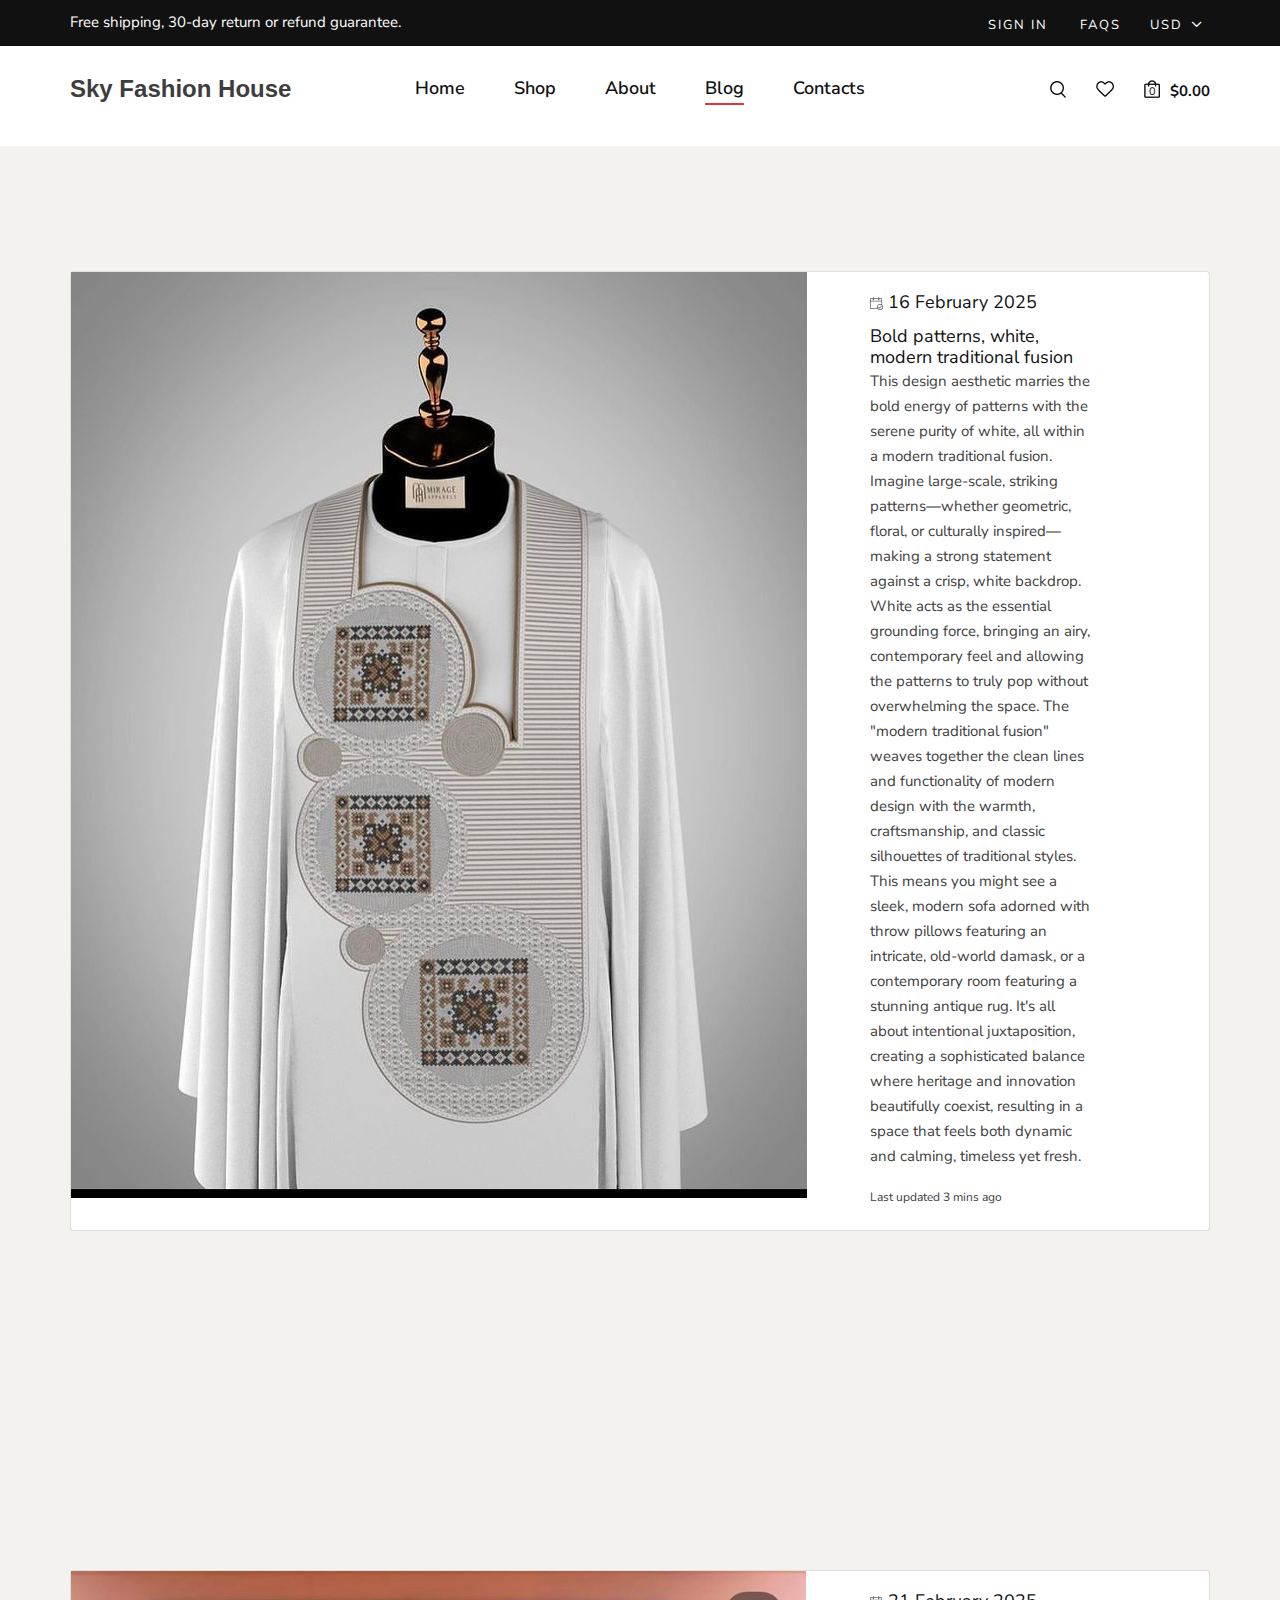
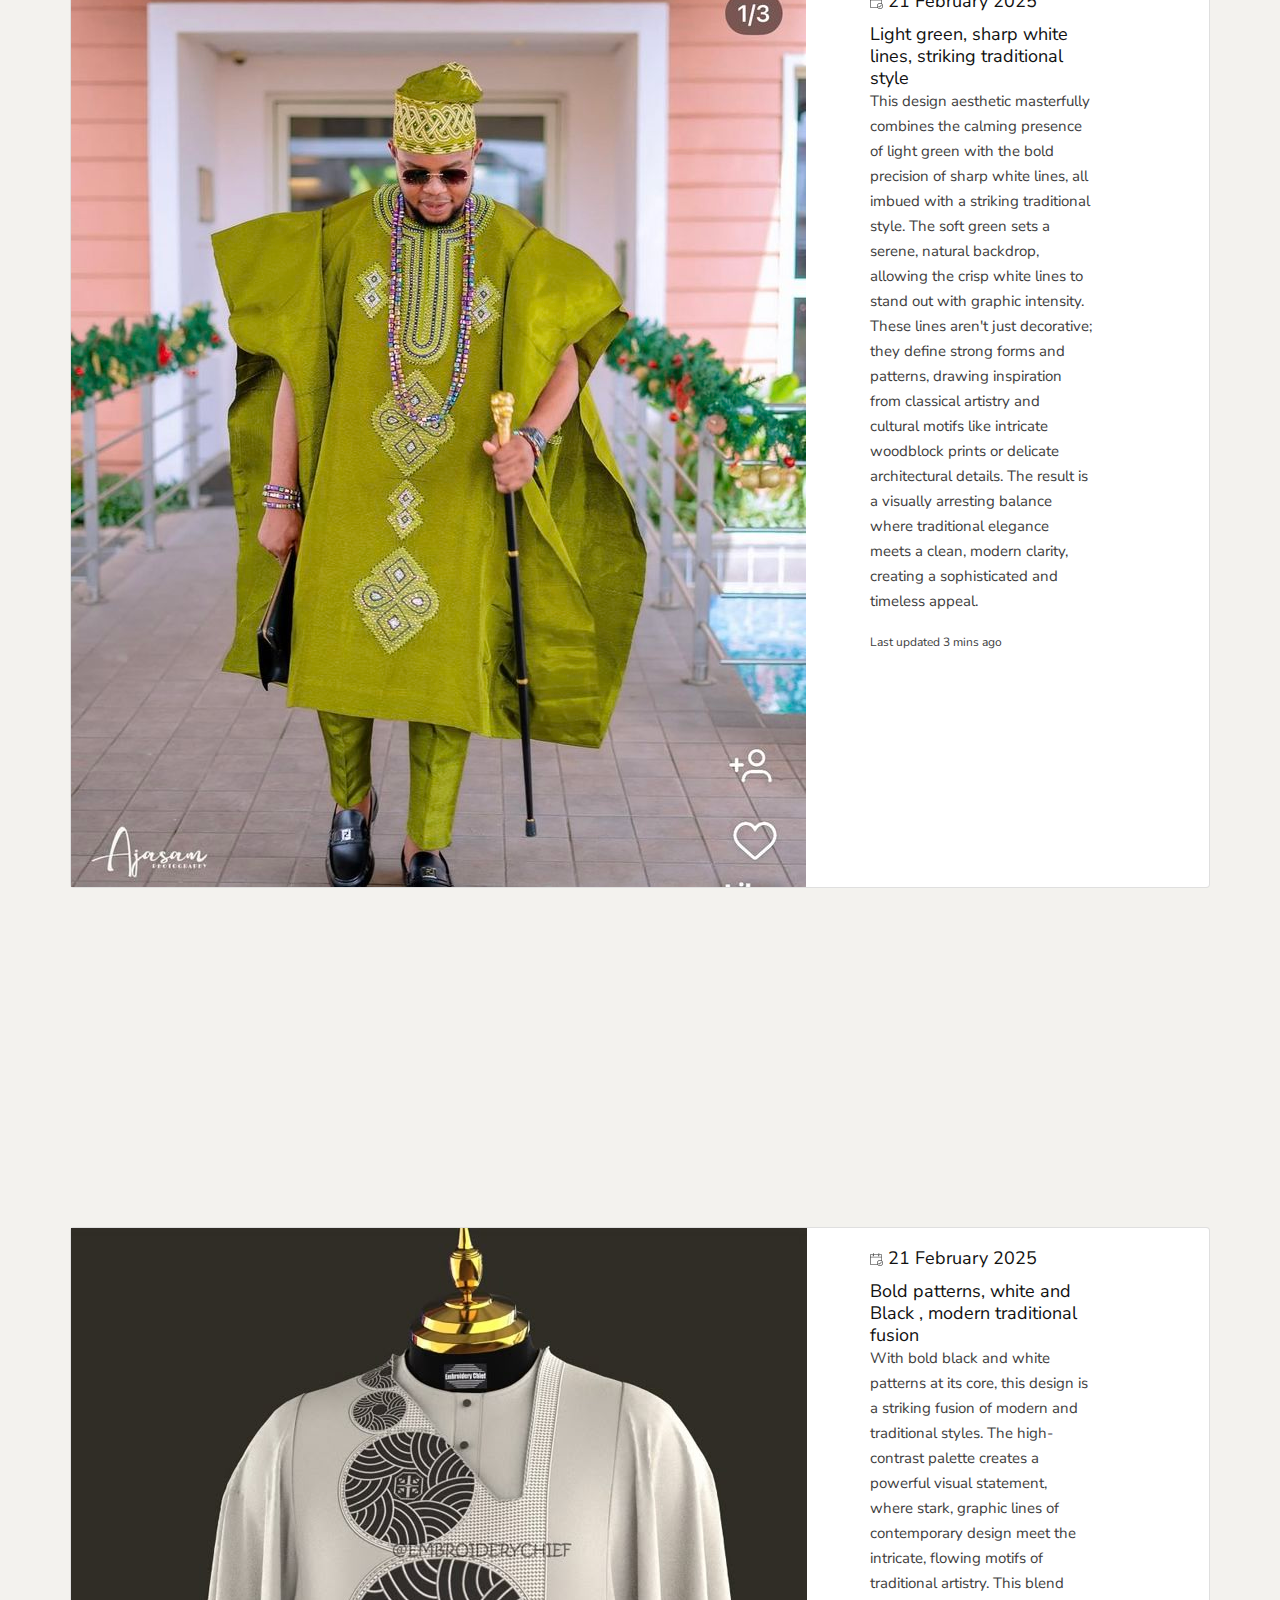
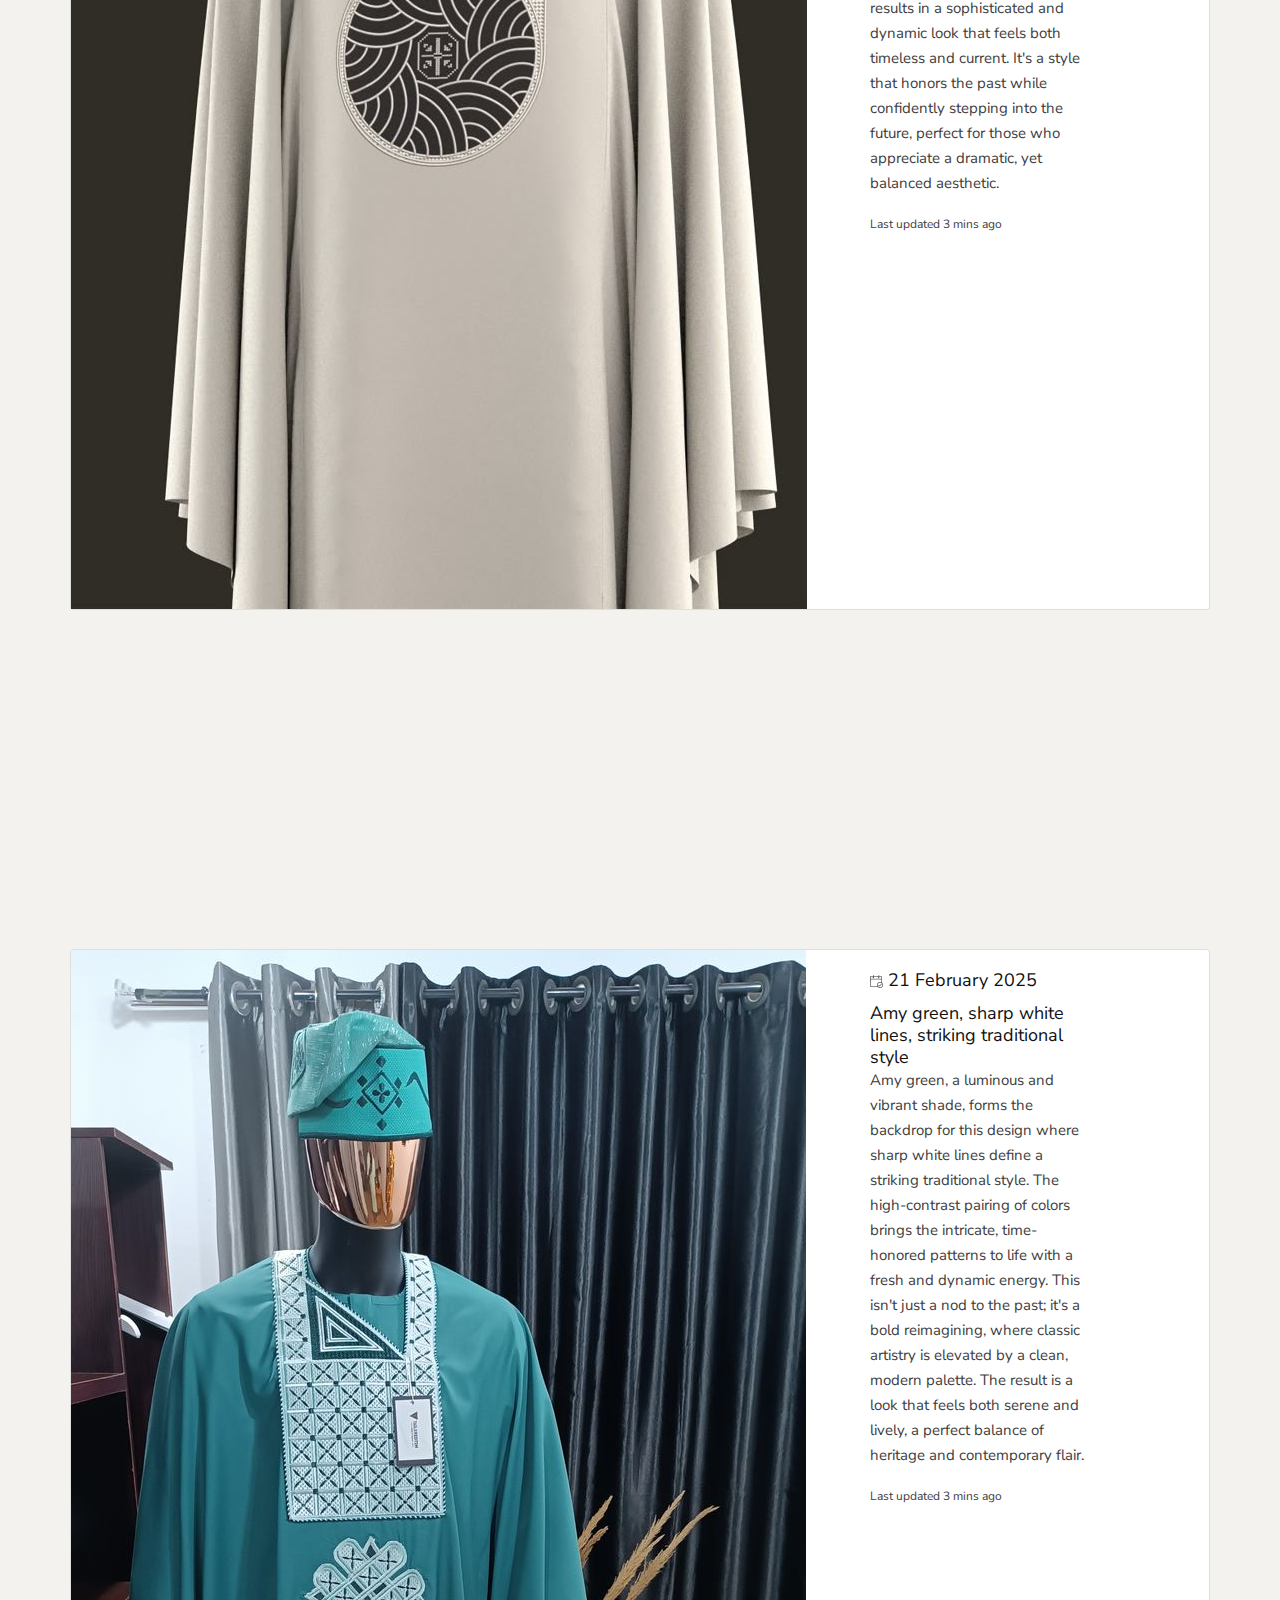
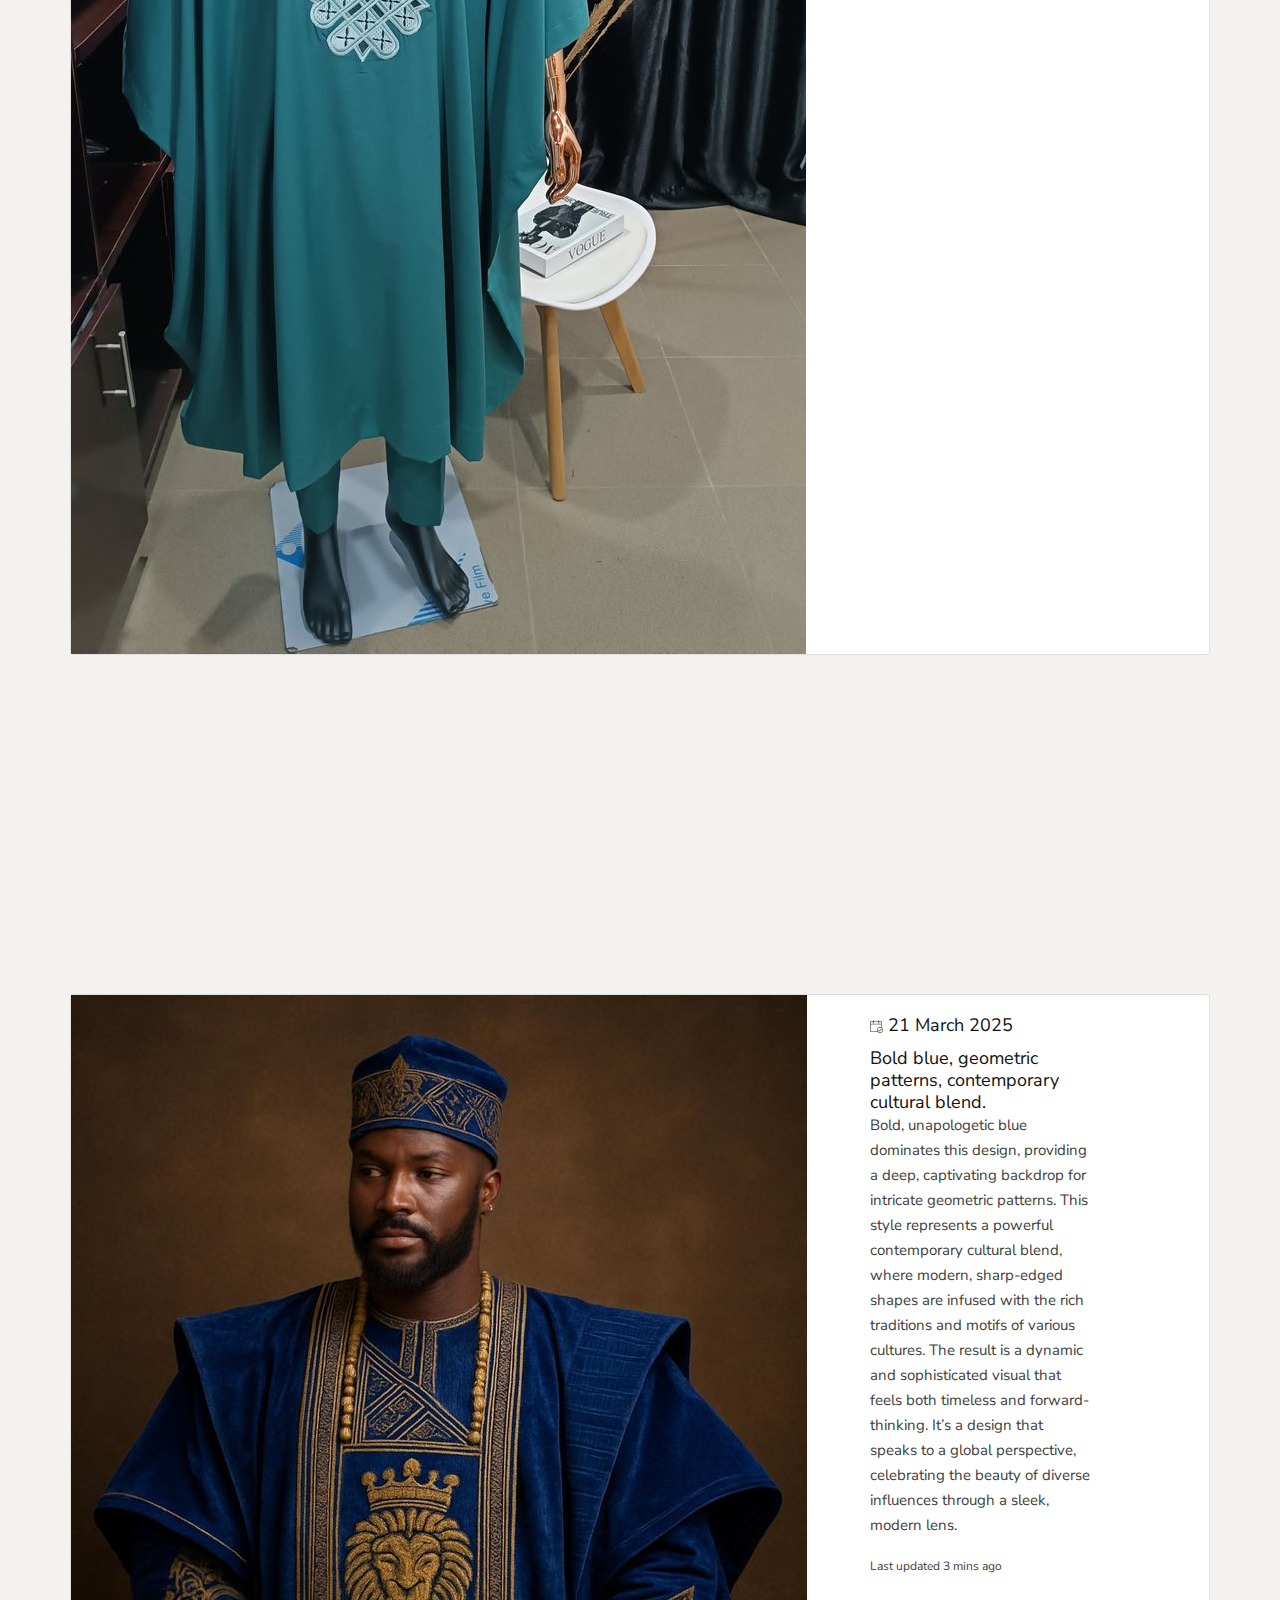
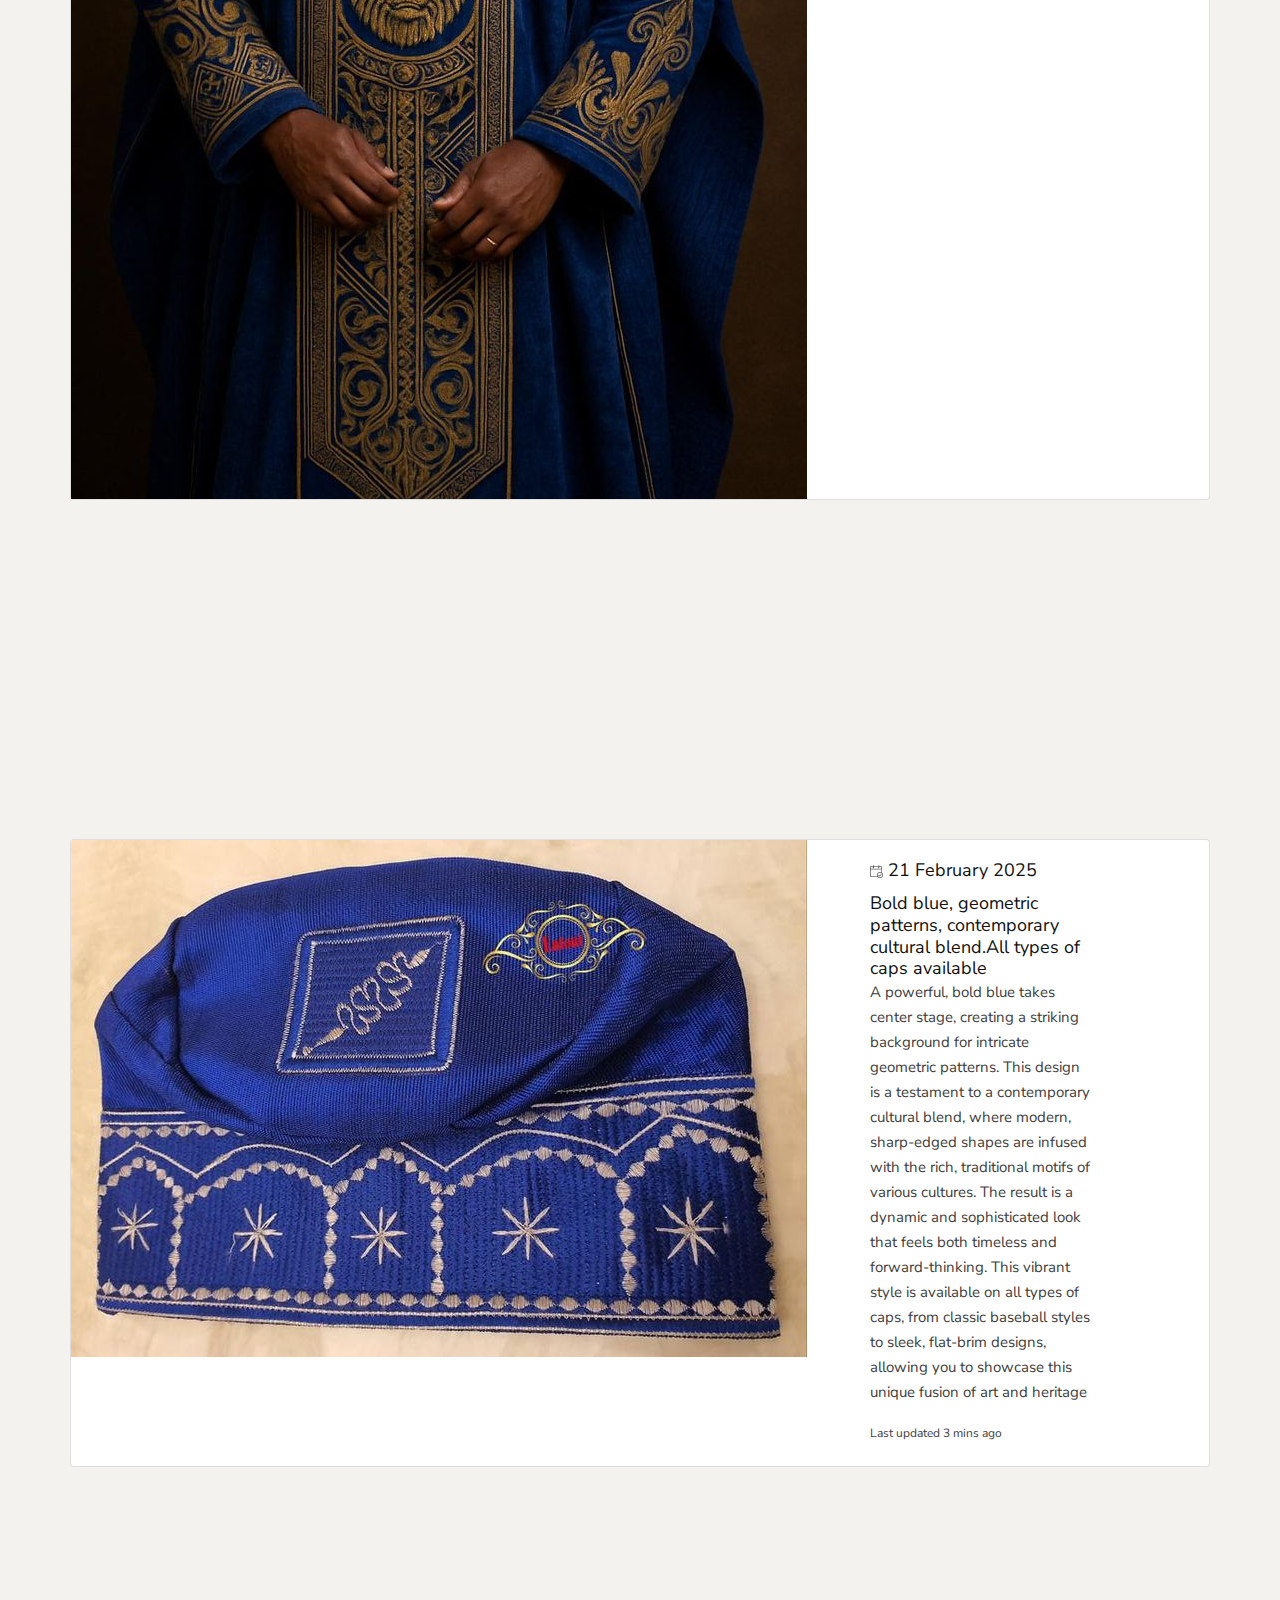
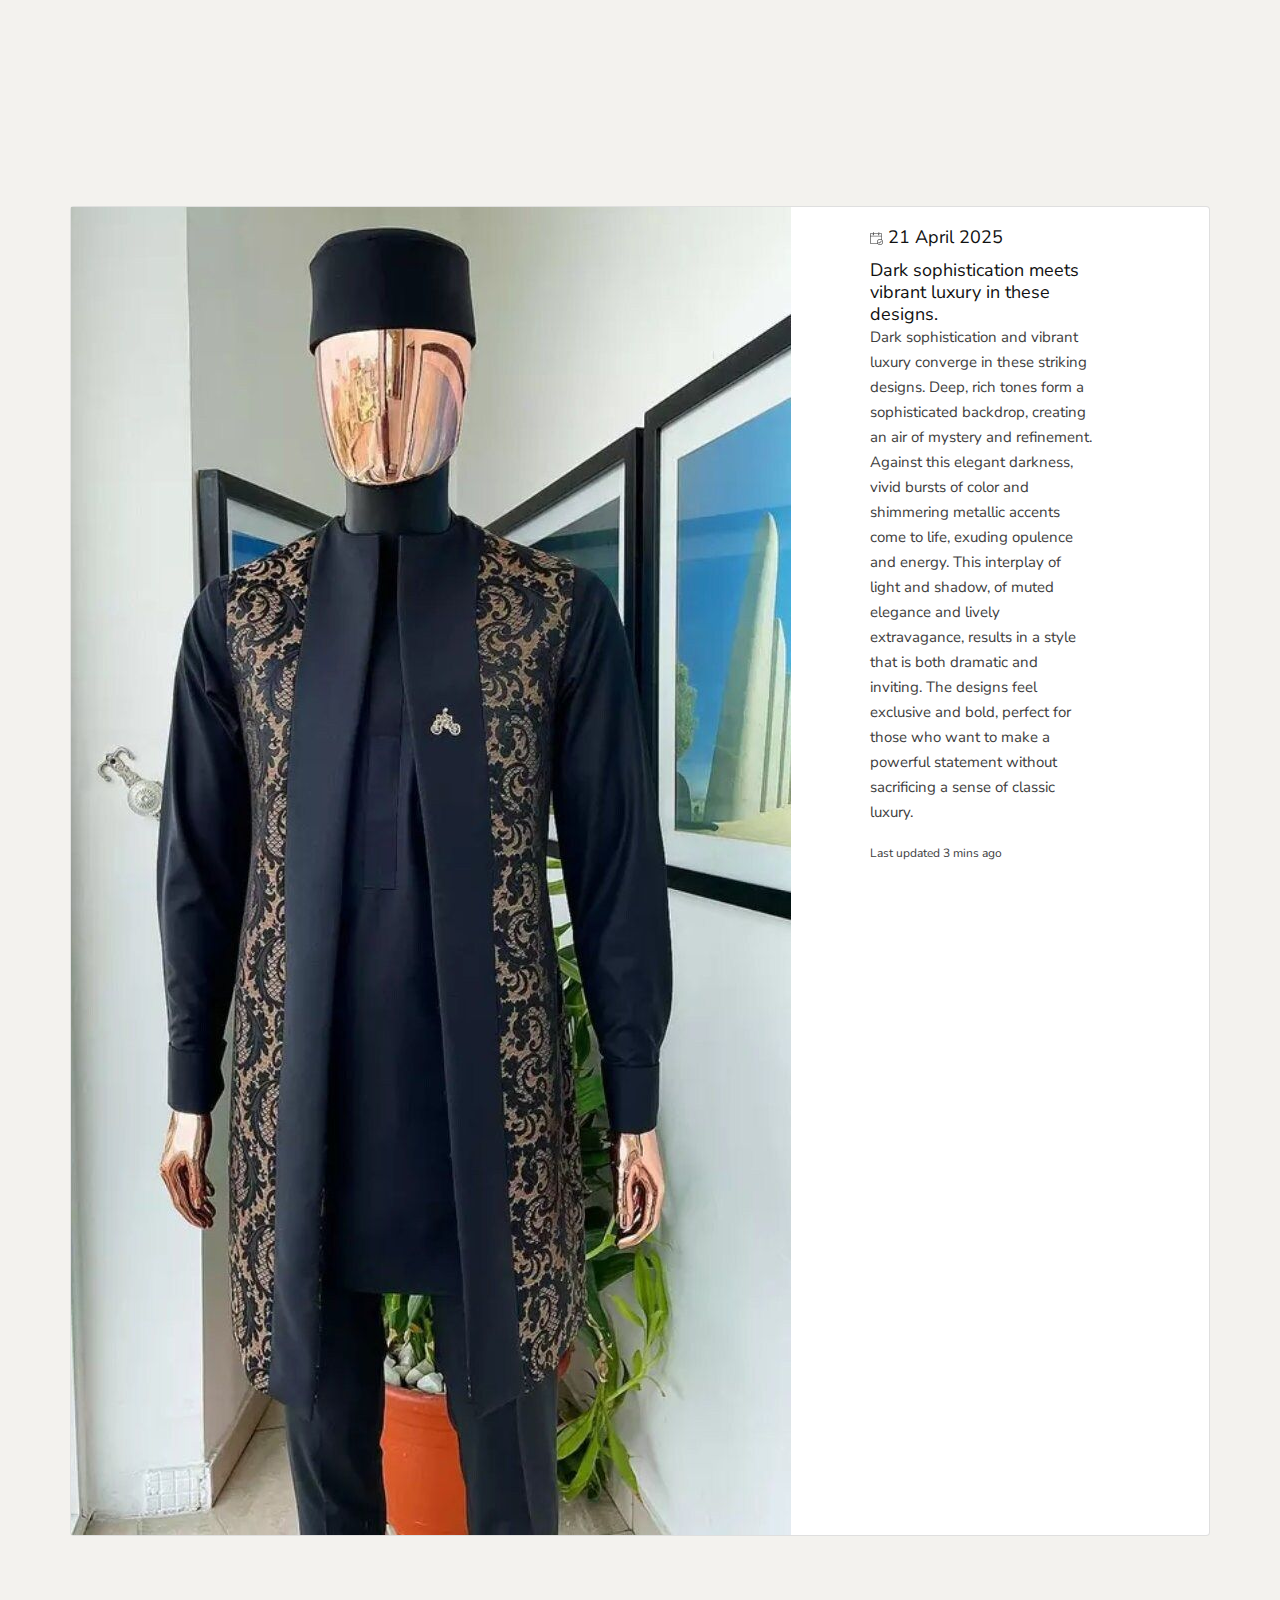
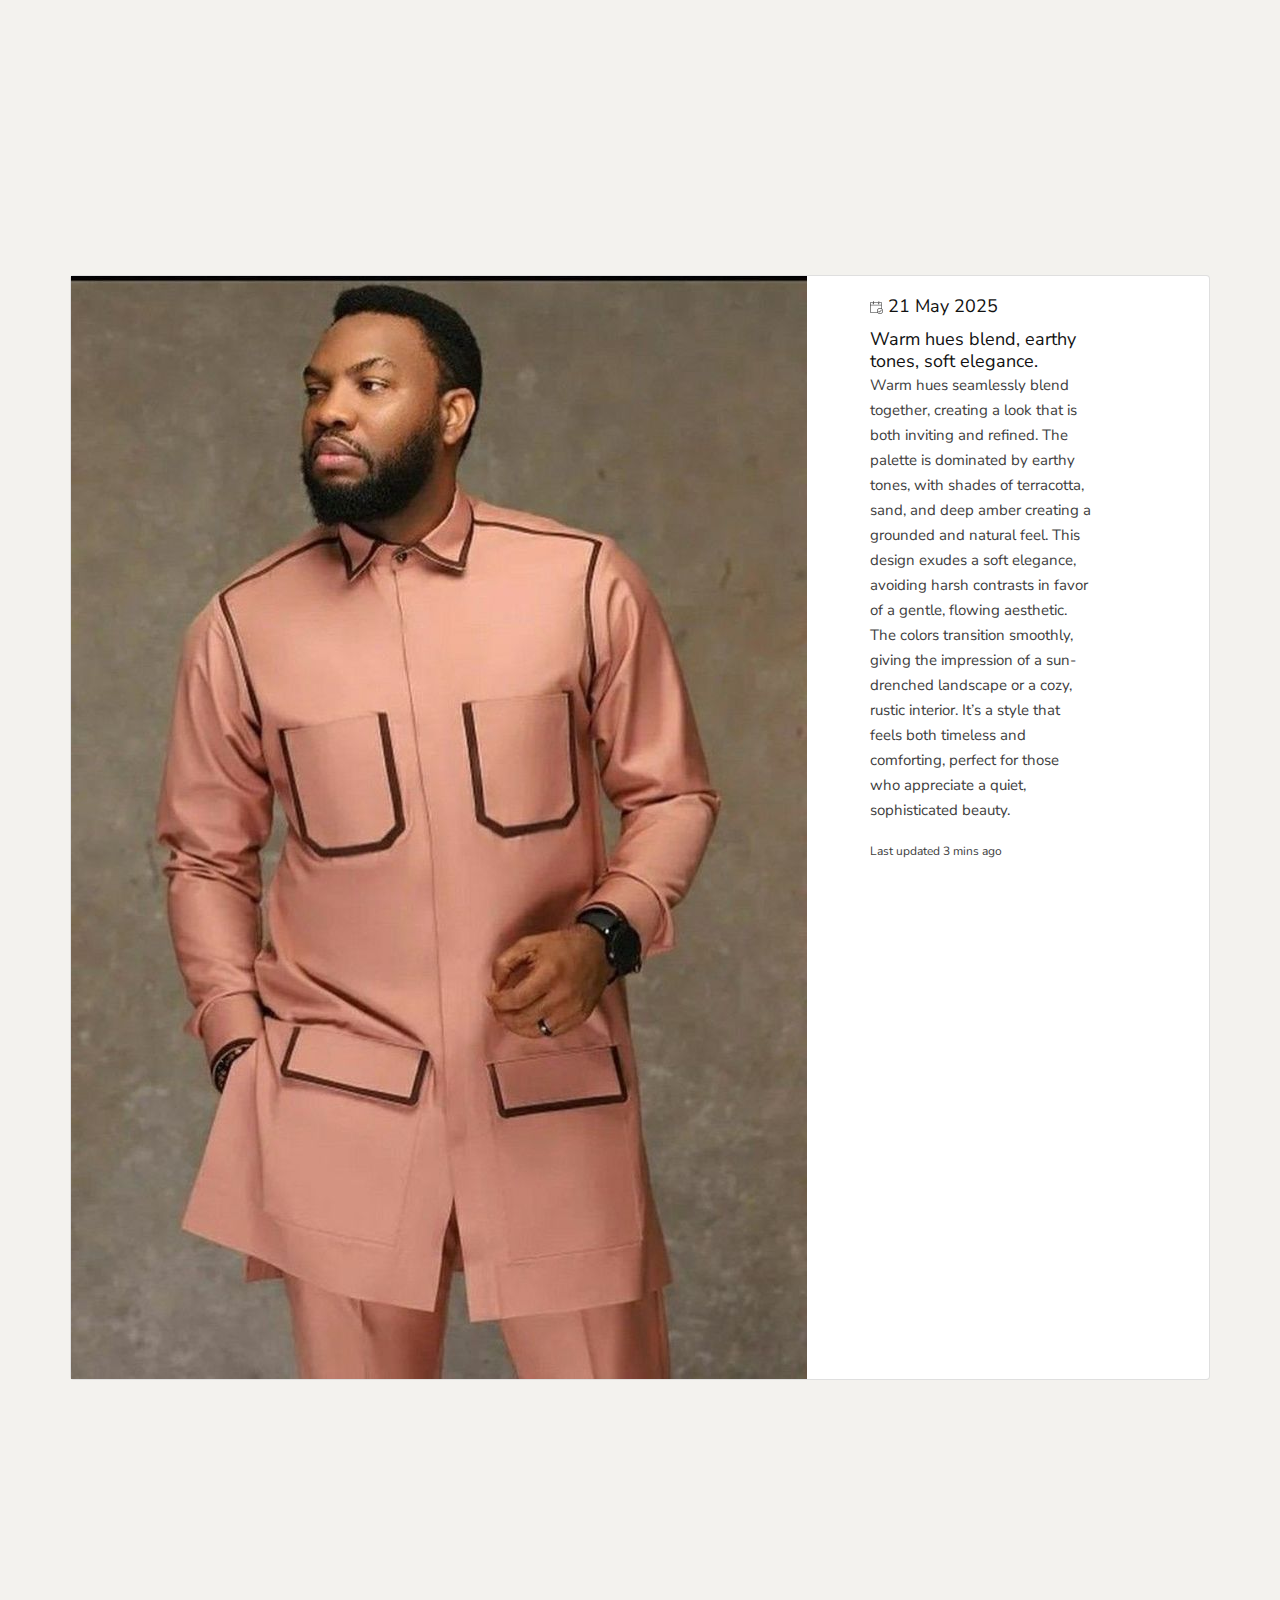
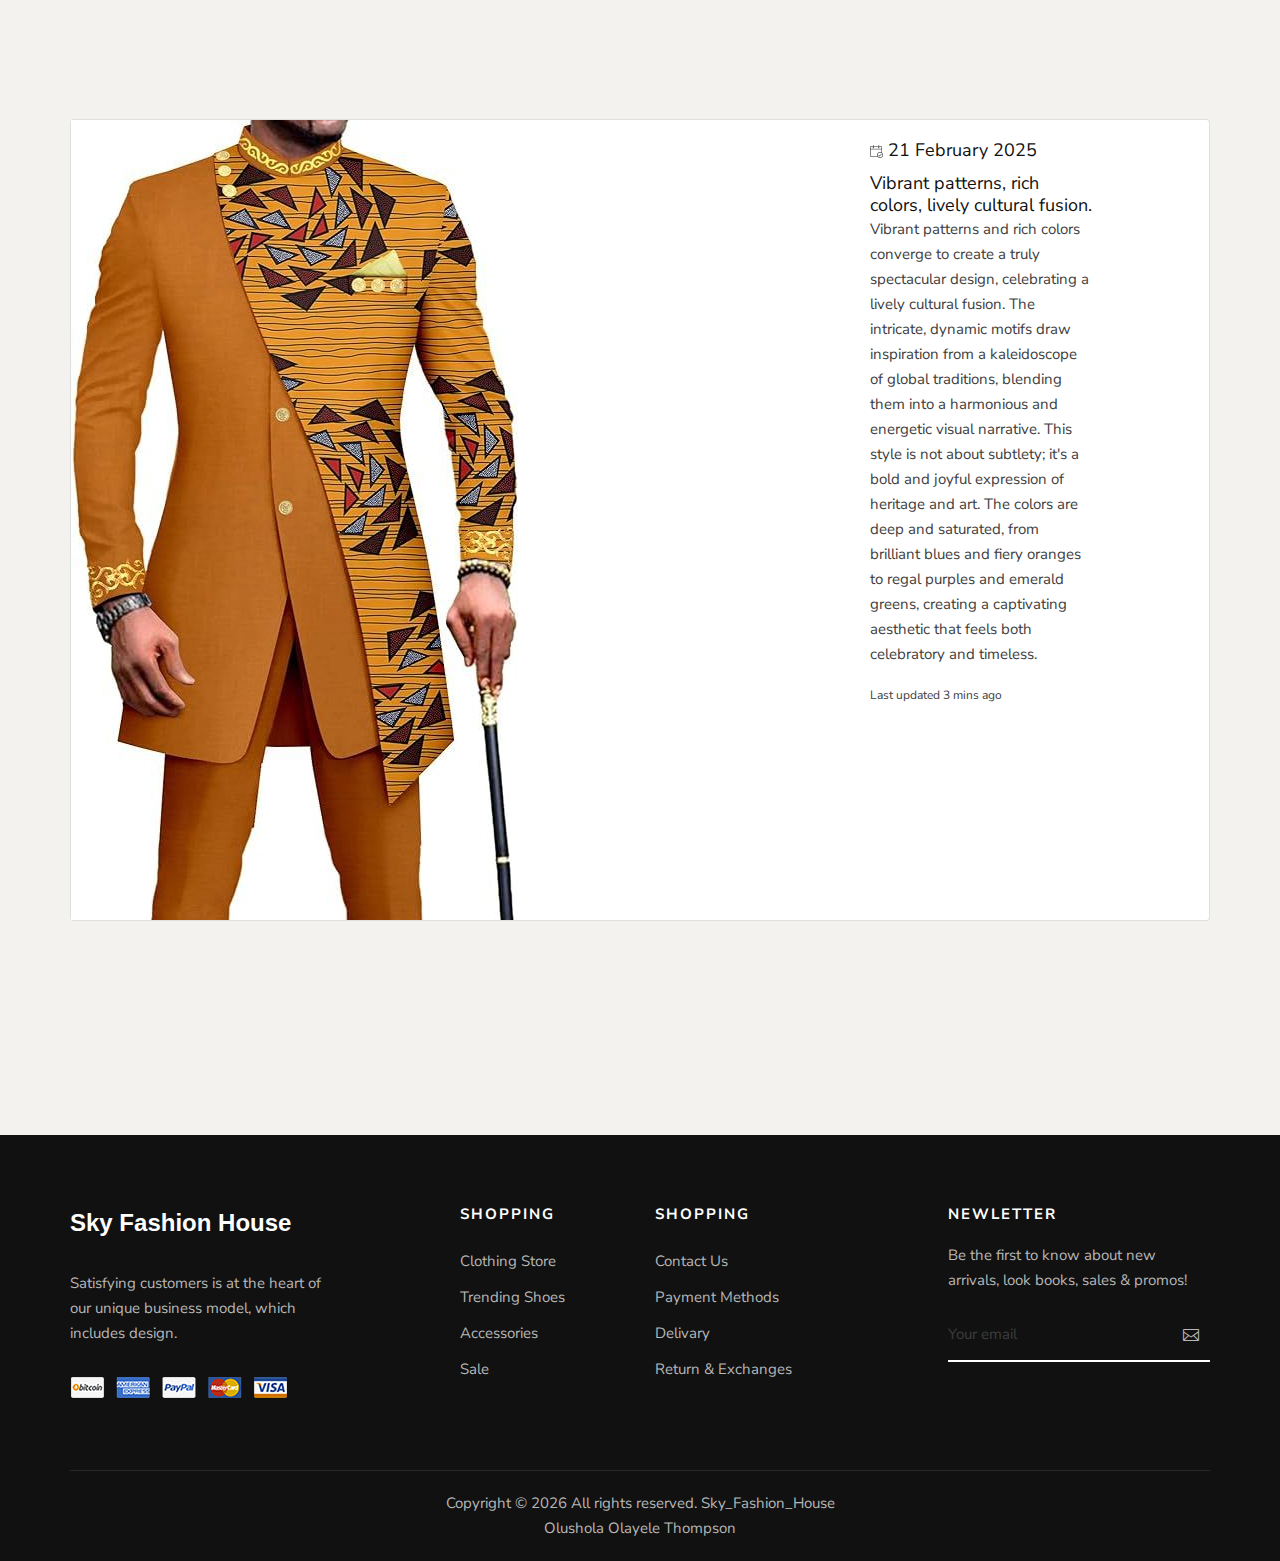
<file: blog-details.html>
<!DOCTYPE html>
<html lang="zxx">

<head>
    <meta charset="UTF-8">
    <meta name="description" content="Male_Fashion Template">
    <meta name="keywords" content="Male_Fashion, unica, creative, html">
    <meta name="viewport" content="width=device-width, initial-scale=1.0">
    <meta http-equiv="X-UA-Compatible" content="ie=edge">
    <title>Sky Fashion House</title>

    <!-- Google Font -->
    <link href="https://fonts.googleapis.com/css2?family=Nunito+Sans:wght@300;400;600;700;800;900&display=swap"
        rel="stylesheet">

    <!-- Css Styles -->
    <link rel="stylesheet" href="css/bootstrap.min.css" type="text/css">
    <link rel="stylesheet" href="css/font-awesome.min.css" type="text/css">
    <link rel="stylesheet" href="css/elegant-icons.css" type="text/css">
    <link rel="stylesheet" href="css/magnific-popup.css" type="text/css">
    <link rel="stylesheet" href="css/nice-select.css" type="text/css">
    <link rel="stylesheet" href="css/owl.carousel.min.css" type="text/css">
    <link rel="stylesheet" href="css/slicknav.min.css" type="text/css">
    <link rel="stylesheet" href="css/style.css" type="text/css">
</head>

<body>
    <!-- Page Preloder -->
    <div id="preloder">
        <div class="loader"></div>
    </div>

    <!-- Offcanvas Menu Begin -->
    <div class="offcanvas-menu-overlay"></div>
    <div class="offcanvas-menu-wrapper">
        <div class="offcanvas__option">
            <div class="offcanvas__links">
                <a href="#">Sign in</a>
                <a href="#">FAQs</a>
            </div>
            <div class="offcanvas__top__hover">
                <span>Usd <i class="arrow_carrot-down"></i></span>
                <ul>
                    <li>USD</li>
                    <li>EUR</li>
                    <li>USD</li>
                </ul>
            </div>
        </div>
        <div class="offcanvas__nav__option">
            <a href="#" class="search-switch"><img src="img/icon/search.png" alt=""></a>
            <a href="#"><img src="img/icon/heart.png" alt=""></a>
            <a href="#"><img src="img/icon/cart.png" alt=""> <span>0</span></a>
            <div class="price">$0.00</div>
        </div>
        <div id="mobile-menu-wrap"></div>
        <div class="offcanvas__text">
            <p>Free shipping, 30-day return or refund guarantee.</p>
        </div>
    </div>
    <!-- Offcanvas Menu End -->

    <!-- Header Section Begin -->
    <header class="header">
        <div class="header__top">
            <div class="container">
                <div class="row">
                    <div class="col-lg-6 col-md-7">
                        <div class="header__top__left">
                            <p>Free shipping, 30-day return or refund guarantee.</p>
                        </div>
                    </div>
                    <div class="col-lg-6 col-md-5">
                        <div class="header__top__right">
                            <div class="header__top__links">
                                <a href="#">Sign in</a>
                                <a href="#">FAQs</a>
                            </div>
                            <div class="header__top__hover">
                                <span>Usd <i class="arrow_carrot-down"></i></span>
                                <ul>
                                    <li>USD</li>
                                    <li>EUR</li>
                                    <li>USD</li>
                                </ul>
                            </div>
                        </div>
                    </div>
                </div>
            </div>
        </div>
        <div class="container">
            <div class="row">
                <div class="col-lg-3 col-md-3">
                    <div class="header__logo">
                        <a href="./index.html"><p style="font-family: Verdana, Geneva, Tahoma, sans-serif; font-weight:bold; font-size:x-large;">Sky Fashion House</p></a>
                    </div>
                </div>
                <div class="col-lg-6 col-md-6">
                    <nav class="header__menu mobile-menu">
                        <ul>
                            <li><a href="./index.html">Home</a></li>
                            <li><a href="./shop.html">Shop</a></li>
                            <li><a href="./about.html">About</a></li>
                            <!-- <li><a href="#">Pages</a>
                                <ul class="dropdown">
                                    <li><a href="./about.html">About Us</a></li>
                                    <li><a href="./shop-details.html">Shop Details</a></li>
                                    <li><a href="./shopping-cart.html">Shopping Cart</a></li>
                                    <li><a href="./checkout.html">Check Out</a></li>
                                    <li><a href="./blog-details.html">Blog Details</a></li>
                                </ul> -->
                            </li>
                            <li class="active"><a href="./blog.html">Blog</a></li>
                            <li><a href="./contact.html">Contacts</a></li>
                        </ul>
                    </nav>
                </div>
                <div class="col-lg-3 col-md-3">
                    <div class="header__nav__option">
                        <a href="#" class="search-switch"><img src="img/icon/search.png" alt=""></a>
                        <a href="#"><img src="img/icon/heart.png" alt=""></a>
                        <a href="#"><img src="img/icon/cart.png" alt=""> <span>0</span></a>
                        <div class="price">$0.00</div>
                    </div>
                </div>
            </div>
            <div class="canvas__open"><i class="fa fa-bars"></i></div>
        </div>
    </header>
    <!-- Header Section End -->

    <!-- Blog Details Hero1 Begin -->
    <section class="blog-hero spad"> 
        <div class="container">
            <div class="card mb-4 rounded-start"  style="max-width: 100%;">
  <div class="row g-0" id="blog-post1" >
    <div class="col-md-8">
      <img src="img/blog/blog-1.png" class="img-fluid rounded-start" height="200px">
    </div>
    <div class="col-md-3">
      <div class="card-body">
        <h5 class="card-title"><span><img src="img/icon/calendar.png" alt=""> 16 February 2025</span>
                            <h5> Bold patterns, white, modern traditional fusion</h5>
</h5>
        <p class="card-text">This design aesthetic marries the bold energy of patterns with the serene purity of white, 
            all within a modern traditional fusion. Imagine large-scale, striking patterns—whether geometric, floral,
             or culturally inspired—making a strong statement against a crisp, white backdrop. White acts as the essential grounding force,
              bringing an airy, contemporary feel and allowing the patterns to truly pop without overwhelming the space. 
              The "modern traditional fusion" weaves together the clean lines and functionality of modern design with the warmth, craftsmanship, 
              and classic silhouettes of traditional styles. This means you might see a sleek, modern sofa adorned with throw pillows featuring an intricate, 
              old-world damask, or a contemporary room featuring a stunning antique rug. It's all about intentional juxtaposition, creating a sophisticated
               balance where heritage and innovation beautifully coexist, resulting in a space that feels both dynamic and calming, timeless yet fresh.
            </p>
        <p class="card-text"><small class="text-body-secondary">Last updated 3 mins ago</small></p>
      </div>
    </div>
  </div>
</div>
</section>
     <!-- Blog Details Hero1 End  -->

   <!-- Blog Details Hero Begin2 -->
     <section class="blog-hero spad"> 
        <div class="container">
            <div class="card mb-4 rounded-start"  style="max-width: 100%;">
  <div class="row g-0" id="blog-post2" >
    <div class="col-md-8">
      <img src="img/blog/blog-2.png" class="img-fluid rounded-start" height="200px">
    </div>
    <div class="col-md-3">
      <div class="card-body">
        <h5 class="card-title"><span><img src="img/icon/calendar.png" alt=""> 21 February 2025</span>
                            <h5>  Light green, sharp white lines, striking traditional style</h5>

        <p class="card-text">This design aesthetic masterfully combines the calming presence of light green with the bold precision of sharp white lines, all imbued with a striking traditional style. The soft green sets a serene, natural backdrop, allowing the crisp white lines to stand out with graphic intensity. These lines aren't just decorative; they define strong forms and patterns, drawing inspiration from classical artistry and cultural motifs like intricate woodblock prints or delicate architectural details. The result is a visually arresting balance where traditional elegance meets a clean, modern clarity, creating a sophisticated and timeless appeal.
            </p>
        <p class="card-text"><small class="text-body-secondary">Last updated 3 mins ago</small></p>
      </div>
    </div>
  </div>
</div>
</section>
   <!-- Blog Details Hero End2  -->


<!-- Blog Details Hero Begin3 -->
    <section class="blog-hero spad"> 
        <div class="container">
            <div class="card mb-4 rounded-start"  style="max-width: 100%;">
  <div class="row g-0" id="blog-post3" >
    <div class="col-md-8">
      <img src="img/blog/blog-3.png" class="img-fluid rounded-start" height="200px">
    </div>
    <div class="col-md-3">
      <div class="card-body">
        <h5 class="card-title"><span><img src="img/icon/calendar.png" alt=""> 21 February 2025</span>
                            <h5>  Bold patterns, white and Black , modern traditional fusion</h5>

        <p class="card-text">With bold black and white patterns at its core, this design is a striking fusion of modern and traditional styles. The high-contrast palette creates a powerful visual statement, where stark, graphic lines of contemporary design meet the intricate, flowing motifs of traditional artistry. This blend results in a sophisticated and dynamic look that feels both timeless and current. It's a style that honors the past while confidently stepping into the future, perfect for those who appreciate a dramatic, yet balanced aesthetic.
            </p>
        <p class="card-text"><small class="text-body-secondary">Last updated 3 mins ago</small></p>
      </div>
    </div>
  </div>
</div>
</section>
   <!-- Blog Details Hero End3  -->
 

   <!-- Blog Details Hero Begin4 -->
    <section class="blog-hero spad"> 
        <div class="container">
            <div class="card mb-4 rounded-start"  style="max-width: 100%;">
  <div class="row g-0" id="blog-post4" >
    <div class="col-md-8">
      <img src="img/blog/blog-4.png" class="img-fluid rounded-start" height="200px">
    </div>
    <div class="col-md-3">
      <div class="card-body">
        <h5 class="card-title"><span><img src="img/icon/calendar.png" alt=""> 21 February 2025</span>
                            <h5>  Amy green, sharp white lines, striking traditional style</h5>

        <p class="card-text">Amy green, a luminous and vibrant shade, forms the backdrop for this design where sharp white lines define a striking traditional style. The high-contrast pairing of colors brings the intricate, time-honored patterns to life with a fresh and dynamic energy. This isn't just a nod to the past; it's a bold reimagining, where classic artistry is elevated by a clean, modern palette. The result is a look that feels both serene and lively, a perfect balance of heritage and contemporary flair.
            </p>
        <p class="card-text"><small class="text-body-secondary">Last updated 3 mins ago</small></p>
      </div>
    </div>
  </div>
</div>
</section>
   <!-- Blog Details Hero End4  -->


   <!-- Blog Details Hero Begin5 -->
    <section class="blog-hero spad"> 
        <div class="container">
            <div class="card mb-4 rounded-start"  style="max-width: 100%;">
  <div class="row g-0" id="blog-post5" >
    <div class="col-md-8">
      <img src="img/blog/blog-5.png" class="img-fluid rounded-start" height="200px">
    </div>
    <div class="col-md-3">
      <div class="card-body">
        <h5 class="card-title"><span><img src="img/icon/calendar.png" alt=""> 21 March 2025</span>
                            <h5> Bold blue, geometric patterns, contemporary cultural blend.</h5>

        <p class="card-text">Bold, unapologetic blue dominates this design, providing a deep, captivating backdrop for intricate geometric patterns. This style represents a powerful contemporary cultural blend, where modern, sharp-edged shapes are infused with the rich traditions and motifs of various cultures. The result is a dynamic and sophisticated visual that feels both timeless and forward-thinking. It’s a design that speaks to a global perspective, celebrating the beauty of diverse influences through a sleek, modern lens.
            </p>
        <p class="card-text"><small class="text-body-secondary">Last updated 3 mins ago</small></p>
      </div>
    </div>
  </div>
</div>
</section>
   <!-- Blog Details Hero End5  -->

   <!-- Blog Details Hero Begin6 -->
    <section class="blog-hero spad"> 
        <div class="container">
            <div class="card mb-4 rounded-start"  style="max-width: 100%;">
  <div class="row g-0" id="blog-post6" >
    <div class="col-md-8">
      <img src="img/blog/blog-6.png" class="img-fluid rounded-start" height="200px">
    </div>
    <div class="col-md-3">
      <div class="card-body">
        <h5 class="card-title"><span><img src="img/icon/calendar.png" alt=""> 21 February 2025</span>
                            <h5>  Bold blue, geometric patterns, contemporary cultural blend.All types of caps available</h5>

        <p class="card-text">A powerful, bold blue takes center stage, creating a striking background for intricate geometric patterns. This design is a testament to a contemporary cultural blend, where modern, sharp-edged shapes are infused with the rich, traditional motifs of various cultures. The result is a dynamic and sophisticated look that feels both timeless and forward-thinking. This vibrant style is available on all types of caps, from classic baseball styles to sleek, flat-brim designs, allowing you to showcase this unique fusion of art and heritage
            </p>
        <p class="card-text"><small class="text-body-secondary">Last updated 3 mins ago</small></p>
      </div>
    </div>
  </div>
</div>
</section>
   <!-- Blog Details Hero End6  -->

     <!-- Blog Details Hero Begin7 -->
    <section class="blog-hero spad"> 
        <div class="container">
            <div class="card mb-4 rounded-start"  style="max-width: 100%;">
  <div class="row g-0" id="blog-post7" >
    <div class="col-md-8">
      <img src="img/blog/blog-7.png" class="img-fluid rounded-start" height="200px">
    </div>
    <div class="col-md-3">
      <div class="card-body">
        <h5 class="card-title"><span><img src="img/icon/calendar.png" alt=""> 21 April 2025</span>
                            <h5>  Dark sophistication meets vibrant luxury in these designs.</h5>

        <p class="card-text">Dark sophistication and vibrant luxury converge in these striking designs. Deep, rich tones form a sophisticated backdrop, creating an air of mystery and refinement. Against this elegant darkness, vivid bursts of color and shimmering metallic accents come to life, exuding opulence and energy. This interplay of light and shadow, of muted elegance and lively extravagance, results in a style that is both dramatic and inviting. The designs feel exclusive and bold, perfect for those who want to make a powerful statement without sacrificing a sense of classic luxury.
            </p>
        <p class="card-text"><small class="text-body-secondary">Last updated 3 mins ago</small></p>
      </div>
    </div>
  </div>
</div>
</section>
   <!-- Blog Details Hero End7  -->

     <!-- Blog Details Hero Begin8 -->
    <section class="blog-hero spad"> 
        <div class="container">
            <div class="card mb-4 rounded-start"  style="max-width: 100%;">
  <div class="row g-0" id="blog-post8" >
    <div class="col-md-8">
      <img src="img/blog/blog-8.png" class="img-fluid rounded-start" height="200px">
    </div>
    <div class="col-md-3">
      <div class="card-body">
        <h5 class="card-title"><span><img src="img/icon/calendar.png" alt=""> 21 May 2025</span>
                            <h5>  Warm hues blend, earthy tones, soft elegance. </h5>
        <p class="card-text">Warm hues seamlessly blend together, creating a look that is both inviting and refined. The palette is dominated by earthy tones, with shades of terracotta, sand, and deep amber creating a grounded and natural feel. This design exudes a soft elegance, avoiding harsh contrasts in favor of a gentle, flowing aesthetic. The colors transition smoothly, giving the impression of a sun-drenched landscape or a cozy, rustic interior. It’s a style that feels both timeless and comforting, perfect for those who appreciate a quiet, sophisticated beauty.
            </p>
        <p class="card-text"><small class="text-body-secondary">Last updated 3 mins ago</small></p>
      </div>
    </div>
  </div>
</div>
</section>
   <!-- Blog Details Hero End8  -->

     <!-- Blog Details Hero Begin9 -->
    <section class="blog-hero spad"> 
        <div class="container">
            <div class="card mb-4 rounded-start"  style="max-width: 100%;">
  <div class="row g-0" id="blog-post9" >
    <div class="col-md-8">
      <img src="img/blog/blog-9.png" class="img-fluid rounded-start" height="200px">
    </div>
    <div class="col-md-3">
      <div class="card-body">
        <h5 class="card-title"><span><img src="img/icon/calendar.png" alt=""> 21 February 2025</span>
                            <h5>  Vibrant patterns, rich colors, lively cultural fusion.</h5>

        <p class="card-text">Vibrant patterns and rich colors converge to create a truly spectacular design, celebrating a lively cultural fusion. The intricate, dynamic motifs draw inspiration from a kaleidoscope of global traditions, blending them into a harmonious and energetic visual narrative. This style is not about subtlety; it's a bold and joyful expression of heritage and art. The colors are deep and saturated, from brilliant blues and fiery oranges to regal purples and emerald greens, creating a captivating aesthetic that feels both celebratory and timeless.
            </p>
        <p class="card-text"><small class="text-body-secondary">Last updated 3 mins ago</small></p>
      </div>
    </div>
  </div>
</div>
</section>
   <!-- Blog Details Hero End9  -->

    <!-- Footer Section Begin -->
   <footer class="footer">
        <div class="container">
            <div class="row">
                <div class="col-lg-3 col-md-6 col-sm-6">
                    <div class="footer__about">
                        <div class="footer__logo">
                        <b style="font-size: x-large; font-weight:bold; font-family:Verdana, Geneva, Tahoma, sans-serif; color:white;">Sky Fashion House</b>
                        </div>
                        <p>Satisfying customers is at the heart of our unique business model, which includes design.</p>
                        <a href="#"><img src="img/payment.png" alt=""></a>
                    </div>
                </div>
                <div class="col-lg-2 offset-lg-1 col-md-3 col-sm-6">
                    <div class="footer__widget">
                        <h6>Shopping</h6>
                        <ul>
                            <li><a href="#">Clothing Store</a></li>
                            <li><a href="#">Trending Shoes</a></li>
                            <li><a href="#">Accessories</a></li>
                            <li><a href="#">Sale</a></li>
                        </ul>
                    </div>
                </div>
                <div class="col-lg-2 col-md-3 col-sm-6">
                    <div class="footer__widget">
                        <h6>Shopping</h6>
                        <ul>
                            <li><a href="#">Contact Us</a></li>
                            <li><a href="#">Payment Methods</a></li>
                            <li><a href="#">Delivary</a></li>
                            <li><a href="#">Return & Exchanges</a></li>
                        </ul>
                    </div>
                </div>
                <div class="col-lg-3 offset-lg-1 col-md-6 col-sm-6">
                    <div class="footer__widget">
                        <h6>NewLetter</h6>
                        <div class="footer__newslatter">
                            <p>Be the first to know about new arrivals, look books, sales & promos!</p>
                            <form action="#">
                                <input type="text" placeholder="Your email">
                                <button type="submit"><span class="icon_mail_alt"></span></button>
                            </form>
                        </div>
                    </div>
                </div>
            </div>
            <div class="row">
                <div class="col-lg-12 text-center">
                    <div class="footer__copyright__text">
                        <!-- Link back to Colorlib can't be removed. Template is licensed under CC BY 3.0. -->
                        <p>Copyright ©
                            <script>
                                document.write(new Date().getFullYear());
                            </script>
                            All rights reserved. Sky_Fashion_House <br>
                            Olushola Olayele Thompson
                            
                        <!-- Link back to Colorlib can't be removed. Template is licensed under CC BY 3.0. -->
                    </div>
                </div>
            </div>
        </div>
    </footer>
    <!-- Footer Section End -->

    <!-- Search Begin -->
    <div class="search-model">
        <div class="h-100 d-flex align-items-center justify-content-center">
            <div class="search-close-switch">+</div>
            <form class="search-model-form">
                <input type="text" id="search-input" placeholder="Search here.....">
            </form>
        </div>
    </div>
    <!-- Search End -->

    <!-- Js Plugins -->
    <script src="js/jquery-3.3.1.min.js"></script>
    <script src="js/bootstrap.min.js"></script>
    <script src="js/jquery.nice-select.min.js"></script>
    <script src="js/jquery.nicescroll.min.js"></script>
    <script src="js/jquery.magnific-popup.min.js"></script>
    <script src="js/jquery.countdown.min.js"></script>
    <script src="js/jquery.slicknav.js"></script>
    <script src="js/mixitup.min.js"></script>
    <script src="js/owl.carousel.min.js"></script>
    <script src="js/main.js"></script>
</body>

</html>
</file>
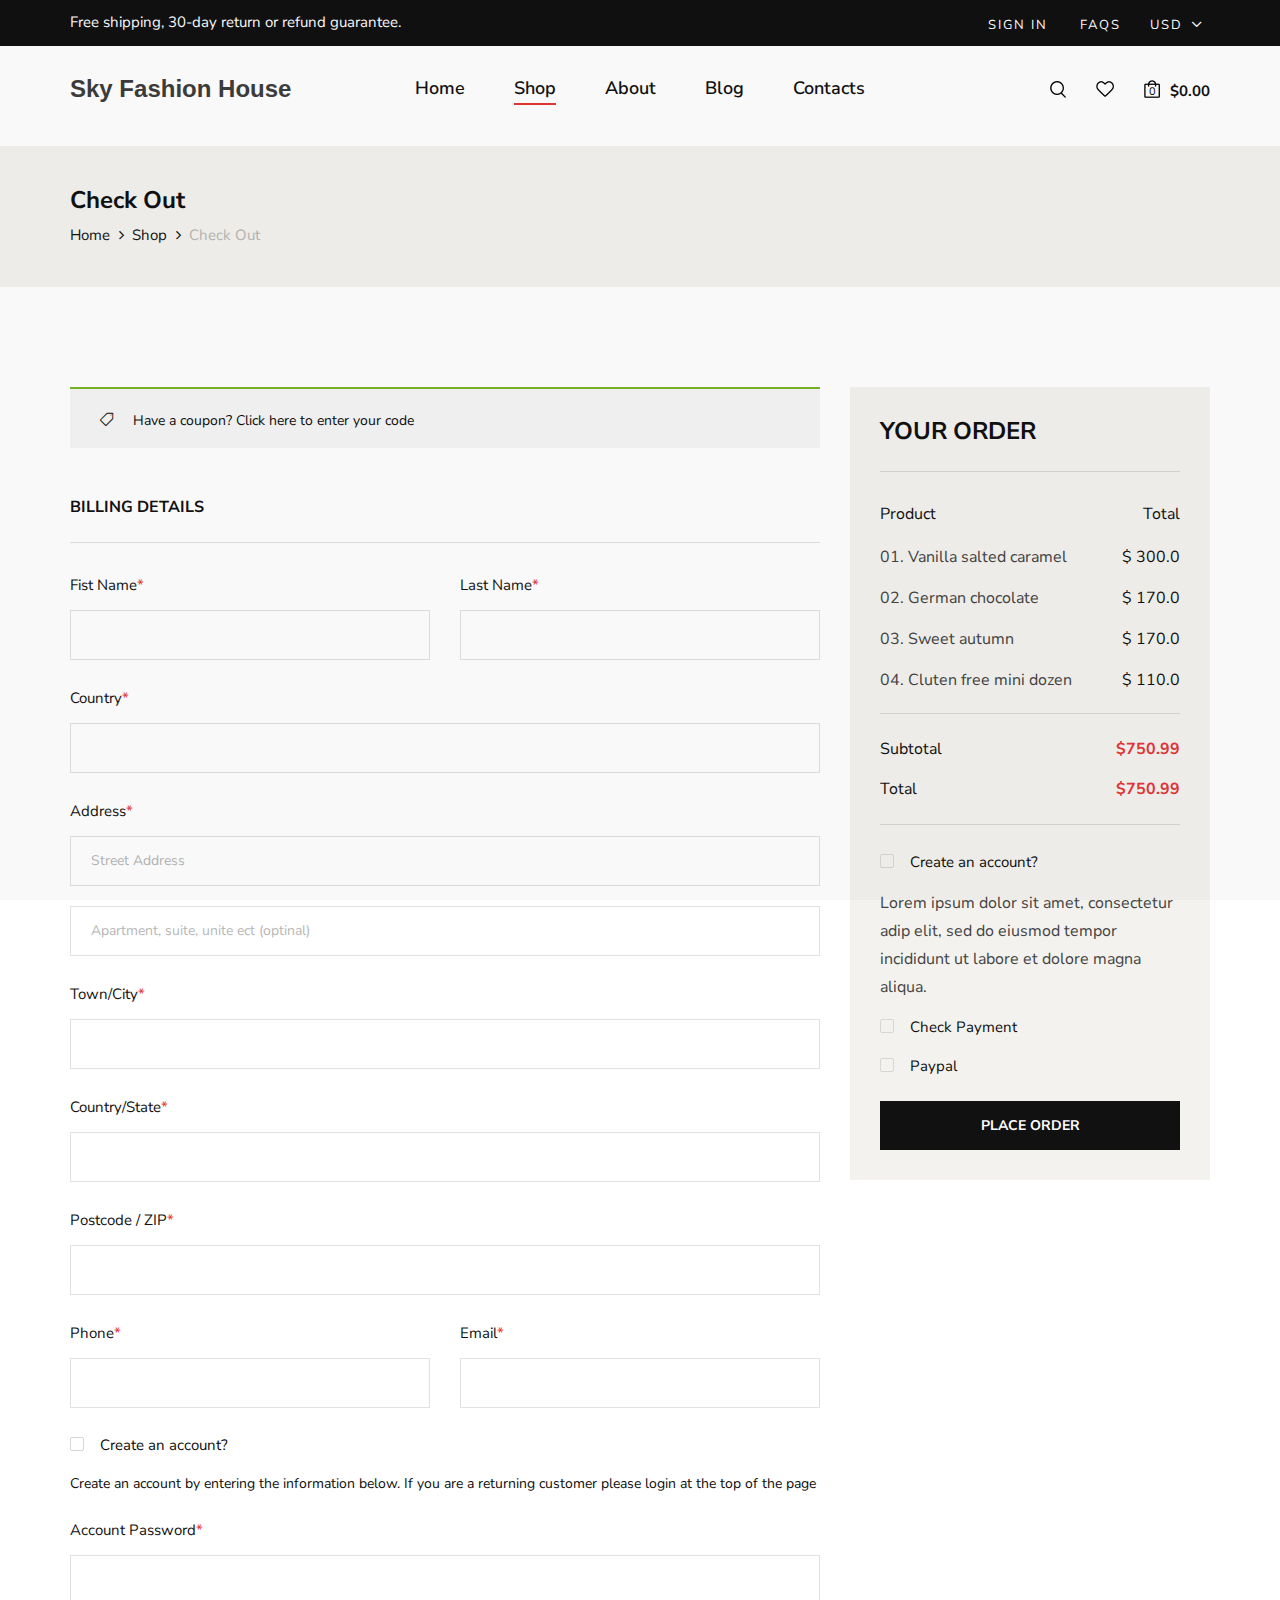
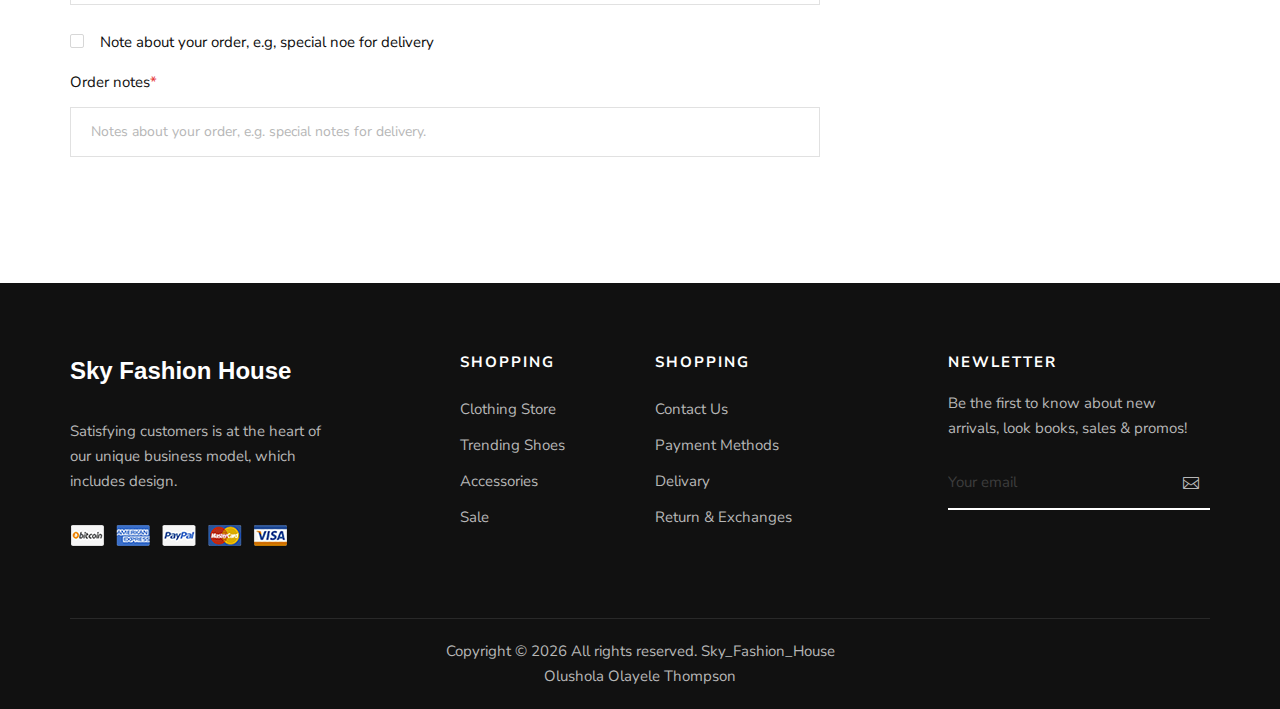
<file: checkout.html>
<!DOCTYPE html>
<html lang="zxx">

<head>
    <meta charset="UTF-8">
    <meta name="description" content="Male_Fashion Template">
    <meta name="keywords" content="Male_Fashion, unica, creative, html">
    <meta name="viewport" content="width=device-width, initial-scale=1.0">
    <meta http-equiv="X-UA-Compatible" content="ie=edge">
    <title>Sky Fashion House</title>

    <!-- Google Font -->
    <link href="https://fonts.googleapis.com/css2?family=Nunito+Sans:wght@300;400;600;700;800;900&display=swap"
    rel="stylesheet">

    <!-- Css Styles -->
    <link rel="stylesheet" href="css/bootstrap.min.css" type="text/css">
    <link rel="stylesheet" href="css/font-awesome.min.css" type="text/css">
    <link rel="stylesheet" href="css/elegant-icons.css" type="text/css">
    <link rel="stylesheet" href="css/magnific-popup.css" type="text/css">
    <link rel="stylesheet" href="css/nice-select.css" type="text/css">
    <link rel="stylesheet" href="css/owl.carousel.min.css" type="text/css">
    <link rel="stylesheet" href="css/slicknav.min.css" type="text/css">
    <link rel="stylesheet" href="css/style.css" type="text/css">
</head>

<body>
    <!-- Page Preloder -->
    <div id="preloder">
        <div class="loader"></div>
    </div>

    <!-- Offcanvas Menu Begin -->
    <div class="offcanvas-menu-overlay"></div>
    <div class="offcanvas-menu-wrapper">
        <div class="offcanvas__option">
            <div class="offcanvas__links">
                <a href="#">Sign in</a>
                <a href="#">FAQs</a>
            </div>
            <div class="offcanvas__top__hover">
                <span>Usd <i class="arrow_carrot-down"></i></span>
                <ul>
                    <li>USD</li>
                    <li>EUR</li>
                    <li>USD</li>
                </ul>
            </div>
        </div>
        <div class="offcanvas__nav__option">
            <a href="#" class="search-switch"><img src="img/icon/search.png" alt=""></a>
            <a href="#"><img src="img/icon/heart.png" alt=""></a>
            <a href="#"><img src="img/icon/cart.png" alt=""> <span>0</span></a>
            <div class="price">$0.00</div>
        </div>
        <div id="mobile-menu-wrap"></div>
        <div class="offcanvas__text">
            <p>Free shipping, 30-day return or refund guarantee.</p>
        </div>
    </div>
    <!-- Offcanvas Menu End -->

    <!-- Header Section Begin -->
    <header class="header">
        <div class="header__top">
            <div class="container">
                <div class="row">
                    <div class="col-lg-6 col-md-7">
                        <div class="header__top__left">
                            <p>Free shipping, 30-day return or refund guarantee.</p>
                        </div>
                    </div>
                    <div class="col-lg-6 col-md-5">
                        <div class="header__top__right">
                            <div class="header__top__links">
                                <a href="#">Sign in</a>
                                <a href="#">FAQs</a>
                            </div>
                            <div class="header__top__hover">
                                <span>Usd <i class="arrow_carrot-down"></i></span>
                                <ul>
                                    <li>USD</li>
                                    <li>EUR</li>
                                    <li>USD</li>
                                </ul>
                            </div>
                        </div>
                    </div>
                </div>
            </div>
        </div>
        <div class="container">
            <div class="row">
                <div class="col-lg-3 col-md-3">
                    <div class="header__logo">
                        <a href="./index.html"><p style="font-family: Verdana, Geneva, Tahoma, sans-serif; font-weight:bold; font-size:x-large;">Sky Fashion House</p></a>
                    </div>
                </div>
                <div class="col-lg-6 col-md-6">
                    <nav class="header__menu mobile-menu">
                        <ul>
                            <li><a href="./index.html">Home</a></li>
                            <li class="active"><a href="./shop.html">Shop</a></li>
                            <li><a href="./about.html">About</a></li>
                            <!-- <li><a href="#">Pages</a>
                                <ul class="dropdown">
                                    <li><a href="./about.html">About Us</a></li>
                                    <li><a href="./shop-details.html">Shop Details</a></li>
                                    <li><a href="./shopping-cart.html">Shopping Cart</a></li>
                                    <li><a href="./checkout.html">Check Out</a></li>
                                    <li><a href="./blog-details.html">Blog Details</a></li>
                                </ul> -->
                            </li>
                            <li><a href="./blog.html">Blog</a></li>
                            <li><a href="./contact.html">Contacts</a></li>
                        </ul>
                    </nav>
                </div>
                <div class="col-lg-3 col-md-3">
                    <div class="header__nav__option">
                        <a href="#" class="search-switch"><img src="img/icon/search.png" alt=""></a>
                        <a href="#"><img src="img/icon/heart.png" alt=""></a>
                        <a href="#"><img src="img/icon/cart.png" alt=""> <span>0</span></a>
                        <div class="price">$0.00</div>
                    </div>
                </div>
            </div>
            <div class="canvas__open"><i class="fa fa-bars"></i></div>
        </div>
    </header>
    <!-- Header Section End -->

    <!-- Breadcrumb Section Begin -->
    <section class="breadcrumb-option">
        <div class="container">
            <div class="row">
                <div class="col-lg-12">
                    <div class="breadcrumb__text">
                        <h4>Check Out</h4>
                        <div class="breadcrumb__links">
                            <a href="./index.html">Home</a>
                            <a href="./shop.html">Shop</a>
                            <span>Check Out</span>
                        </div>
                    </div>
                </div>
            </div>
        </div>
    </section>
    <!-- Breadcrumb Section End -->

    <!-- Checkout Section Begin -->
    <section class="checkout spad">
        <div class="container">
            <div class="checkout__form">
                <form action="#">
                    <div class="row">
                        <div class="col-lg-8 col-md-6">
                            <h6 class="coupon__code"><span class="icon_tag_alt"></span> Have a coupon? <a href="#">Click
                            here</a> to enter your code</h6>
                            <h6 class="checkout__title">Billing Details</h6>
                            <div class="row">
                                <div class="col-lg-6">
                                    <div class="checkout__input">
                                        <p>Fist Name<span>*</span></p>
                                        <input type="text">
                                    </div>
                                </div>
                                <div class="col-lg-6">
                                    <div class="checkout__input">
                                        <p>Last Name<span>*</span></p>
                                        <input type="text">
                                    </div>
                                </div>
                            </div>
                            <div class="checkout__input">
                                <p>Country<span>*</span></p>
                                <input type="text">
                            </div>
                            <div class="checkout__input">
                                <p>Address<span>*</span></p>
                                <input type="text" placeholder="Street Address" class="checkout__input__add">
                                <input type="text" placeholder="Apartment, suite, unite ect (optinal)">
                            </div>
                            <div class="checkout__input">
                                <p>Town/City<span>*</span></p>
                                <input type="text">
                            </div>
                            <div class="checkout__input">
                                <p>Country/State<span>*</span></p>
                                <input type="text">
                            </div>
                            <div class="checkout__input">
                                <p>Postcode / ZIP<span>*</span></p>
                                <input type="text">
                            </div>
                            <div class="row">
                                <div class="col-lg-6">
                                    <div class="checkout__input">
                                        <p>Phone<span>*</span></p>
                                        <input type="text">
                                    </div>
                                </div>
                                <div class="col-lg-6">
                                    <div class="checkout__input">
                                        <p>Email<span>*</span></p>
                                        <input type="text">
                                    </div>
                                </div>
                            </div>
                            <div class="checkout__input__checkbox">
                                <label for="acc">
                                    Create an account?
                                    <input type="checkbox" id="acc">
                                    <span class="checkmark"></span>
                                </label>
                                <p>Create an account by entering the information below. If you are a returning customer
                                please login at the top of the page</p>
                            </div>
                            <div class="checkout__input">
                                <p>Account Password<span>*</span></p>
                                <input type="text">
                            </div>
                            <div class="checkout__input__checkbox">
                                <label for="diff-acc">
                                    Note about your order, e.g, special noe for delivery
                                    <input type="checkbox" id="diff-acc">
                                    <span class="checkmark"></span>
                                </label>
                            </div>
                            <div class="checkout__input">
                                <p>Order notes<span>*</span></p>
                                <input type="text"
                                placeholder="Notes about your order, e.g. special notes for delivery.">
                            </div>
                        </div>
                        <div class="col-lg-4 col-md-6">
                            <div class="checkout__order">
                                <h4 class="order__title">Your order</h4>
                                <div class="checkout__order__products">Product <span>Total</span></div>
                                <ul class="checkout__total__products">
                                    <li>01. Vanilla salted caramel <span>$ 300.0</span></li>
                                    <li>02. German chocolate <span>$ 170.0</span></li>
                                    <li>03. Sweet autumn <span>$ 170.0</span></li>
                                    <li>04. Cluten free mini dozen <span>$ 110.0</span></li>
                                </ul>
                                <ul class="checkout__total__all">
                                    <li>Subtotal <span>$750.99</span></li>
                                    <li>Total <span>$750.99</span></li>
                                </ul>
                                <div class="checkout__input__checkbox">
                                    <label for="acc-or">
                                        Create an account?
                                        <input type="checkbox" id="acc-or">
                                        <span class="checkmark"></span>
                                    </label>
                                </div>
                                <p>Lorem ipsum dolor sit amet, consectetur adip elit, sed do eiusmod tempor incididunt
                                ut labore et dolore magna aliqua.</p>
                                <div class="checkout__input__checkbox">
                                    <label for="payment">
                                        Check Payment
                                        <input type="checkbox" id="payment">
                                        <span class="checkmark"></span>
                                    </label>
                                </div>
                                <div class="checkout__input__checkbox">
                                    <label for="paypal">
                                        Paypal
                                        <input type="checkbox" id="paypal">
                                        <span class="checkmark"></span>
                                    </label>
                                </div>
                                <button type="submit" class="site-btn">PLACE ORDER</button>
                            </div>
                        </div>
                    </div>
                </form>
            </div>
        </div>
    </section>
    <!-- Checkout Section End -->

    <!-- Footer Section Begin -->
     <footer class="footer">
        <div class="container">
            <div class="row">
                <div class="col-lg-3 col-md-6 col-sm-6">
                    <div class="footer__about">
                        <div class="footer__logo">
                        <b style="font-size: x-large; font-weight:bold; font-family:Verdana, Geneva, Tahoma, sans-serif; color:white;">Sky Fashion House</b>
                        </div>
                        <p>Satisfying customers is at the heart of our unique business model, which includes design.</p>
                        <a href="#"><img src="img/payment.png" alt=""></a>
                    </div>
                </div>
                <div class="col-lg-2 offset-lg-1 col-md-3 col-sm-6">
                    <div class="footer__widget">
                        <h6>Shopping</h6>
                        <ul>
                            <li><a href="#">Clothing Store</a></li>
                            <li><a href="#">Trending Shoes</a></li>
                            <li><a href="#">Accessories</a></li>
                            <li><a href="#">Sale</a></li>
                        </ul>
                    </div>
                </div>
                <div class="col-lg-2 col-md-3 col-sm-6">
                    <div class="footer__widget">
                        <h6>Shopping</h6>
                        <ul>
                            <li><a href="#">Contact Us</a></li>
                            <li><a href="#">Payment Methods</a></li>
                            <li><a href="#">Delivary</a></li>
                            <li><a href="#">Return & Exchanges</a></li>
                        </ul>
                    </div>
                </div>
                <div class="col-lg-3 offset-lg-1 col-md-6 col-sm-6">
                    <div class="footer__widget">
                        <h6>NewLetter</h6>
                        <div class="footer__newslatter">
                            <p>Be the first to know about new arrivals, look books, sales & promos!</p>
                            <form action="#">
                                <input type="text" placeholder="Your email">
                                <button type="submit"><span class="icon_mail_alt"></span></button>
                            </form>
                        </div>
                    </div>
                </div>
            </div>
            <div class="row">
                <div class="col-lg-12 text-center">
                    <div class="footer__copyright__text">
                        <!-- Link back to Colorlib can't be removed. Template is licensed under CC BY 3.0. -->
                        <p>Copyright ©
                            <script>
                                document.write(new Date().getFullYear());
                            </script>
                            All rights reserved. Sky_Fashion_House <br>
                            Olushola Olayele Thompson
                            
                        <!-- Link back to Colorlib can't be removed. Template is licensed under CC BY 3.0. -->
                    </div>
                </div>
            </div>
        </div>
    </footer>
    <!-- Footer Section End -->

    <!-- Search Begin -->
    <div class="search-model">
        <div class="h-100 d-flex align-items-center justify-content-center">
            <div class="search-close-switch">+</div>
            <form class="search-model-form">
                <input type="text" id="search-input" placeholder="Search here.....">
            </form>
        </div>
    </div>
    <!-- Search End -->

    <!-- Js Plugins -->
    <script src="js/jquery-3.3.1.min.js"></script>
    <script src="js/bootstrap.min.js"></script>
    <script src="js/jquery.nice-select.min.js"></script>
    <script src="js/jquery.nicescroll.min.js"></script>
    <script src="js/jquery.magnific-popup.min.js"></script>
    <script src="js/jquery.countdown.min.js"></script>
    <script src="js/jquery.slicknav.js"></script>
    <script src="js/mixitup.min.js"></script>
    <script src="js/owl.carousel.min.js"></script>
    <script src="js/main.js"></script>
</body>

</html>
</file>
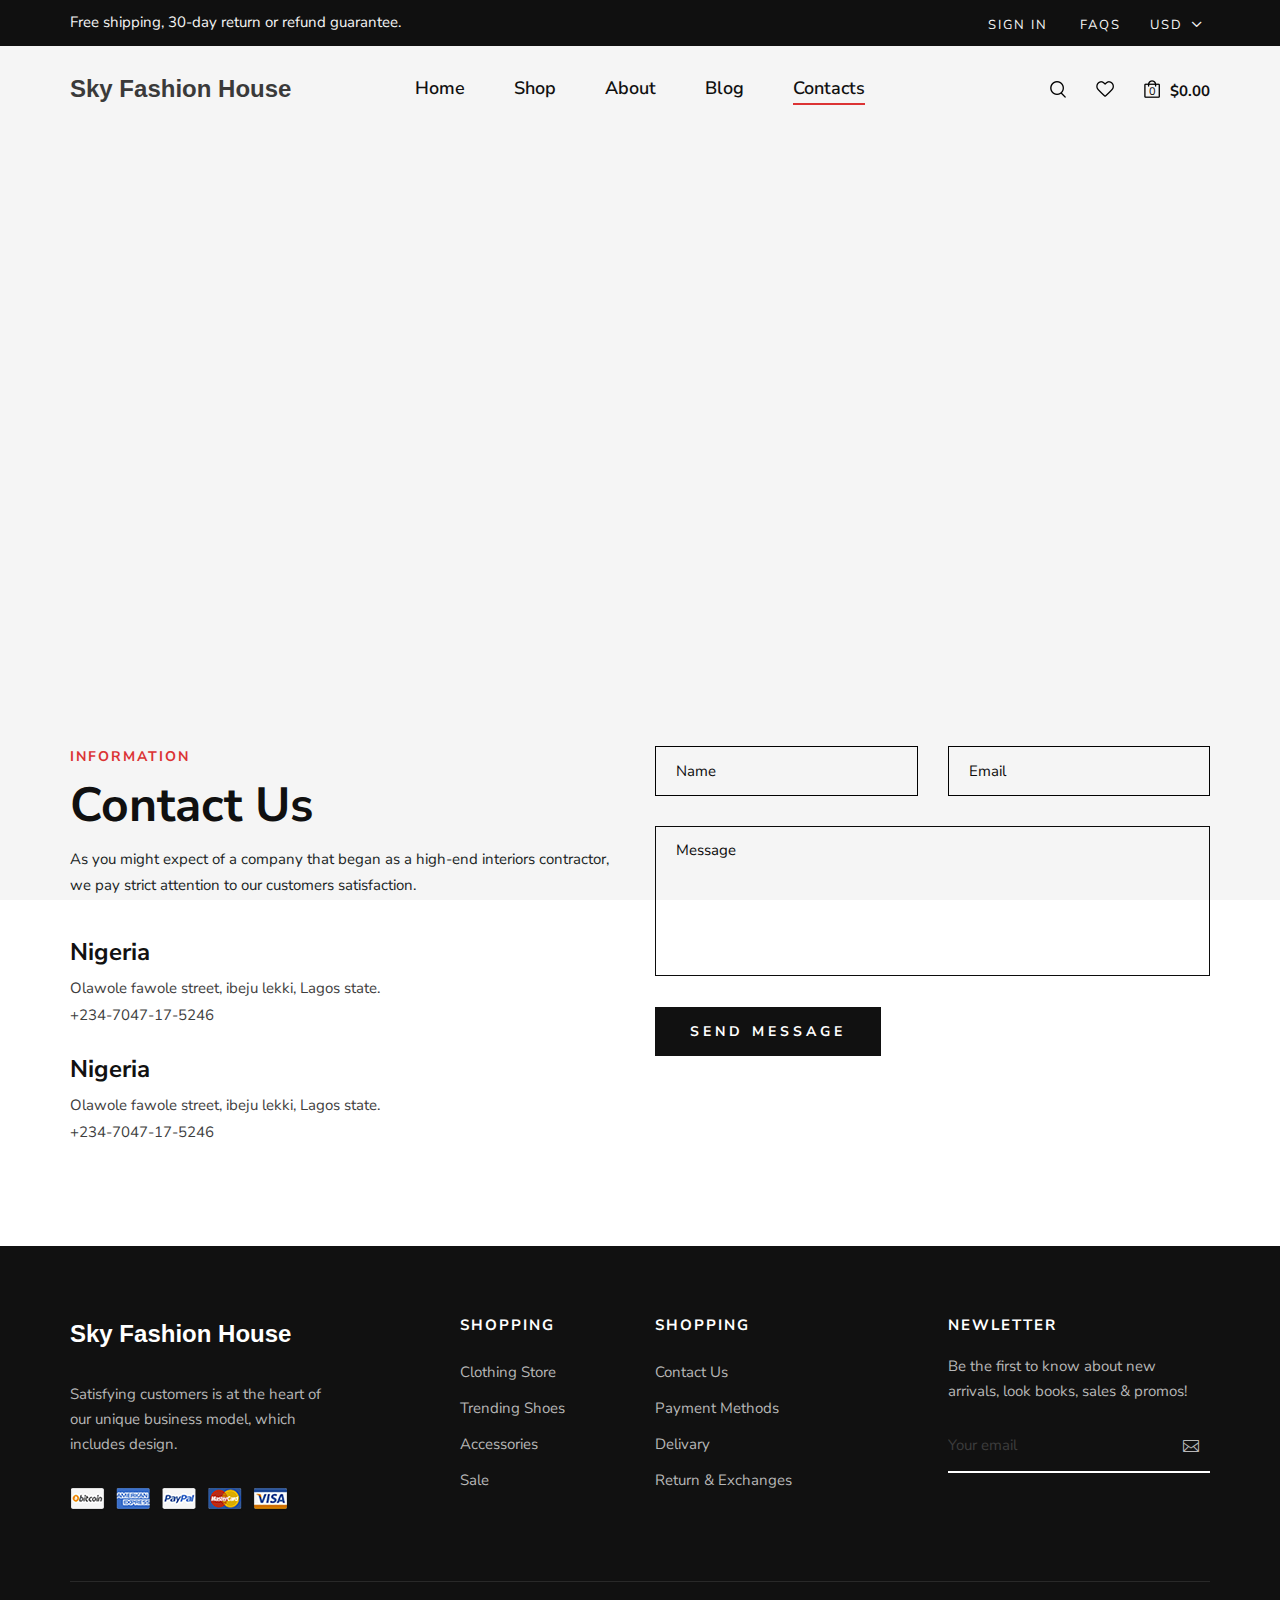
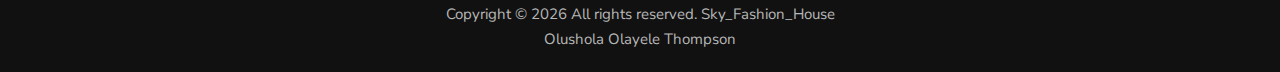
<file: contact.html>
<!DOCTYPE html>
<html lang="zxx">

<head>
    <meta charset="UTF-8">
    <meta name="description" content="Male_Fashion Template">
    <meta name="keywords" content="Male_Fashion, unica, creative, html">
    <meta name="viewport" content="width=device-width, initial-scale=1.0">
    <meta http-equiv="X-UA-Compatible" content="ie=edge">
    <title>Sky Fashion House</title>

    <!-- Google Font -->
    <link href="https://fonts.googleapis.com/css2?family=Nunito+Sans:wght@300;400;600;700;800;900&display=swap"
        rel="stylesheet">

    <!-- Css Styles -->
    <link rel="stylesheet" href="css/bootstrap.min.css" type="text/css">
    <link rel="stylesheet" href="css/font-awesome.min.css" type="text/css">
    <link rel="stylesheet" href="css/elegant-icons.css" type="text/css">
    <link rel="stylesheet" href="css/magnific-popup.css" type="text/css">
    <link rel="stylesheet" href="css/nice-select.css" type="text/css">
    <link rel="stylesheet" href="css/owl.carousel.min.css" type="text/css">
    <link rel="stylesheet" href="css/slicknav.min.css" type="text/css">
    <link rel="stylesheet" href="css/style.css" type="text/css">
</head>

<body>
    <!-- Page Preloder -->
    <div id="preloder">
        <div class="loader"></div>
    </div>

    <!-- Offcanvas Menu Begin -->
    <!-- <div class="offcanvas-menu-overlay"></div>
    <div class="offcanvas-menu-wrapper">
        <div class="offcanvas__option">
            <div class="offcanvas__links">
                <a href="#">Sign in</a>
                <a href="#">FAQs</a>
            </div>
            <div class="offcanvas__top__hover">
                <span>Usd <i class="arrow_carrot-down"></i></span>
                <ul>
                    <li>USD</li>
                    <li>EUR</li>
                    <li>USD</li>
                </ul>
            </div>
        </div>
        <div class="offcanvas__nav__option">
            <a href="#" class="search-switch"><img src="img/icon/search.png" alt=""></a>
            <a href="#"><img src="img/icon/heart.png" alt=""></a>
            <a href="#"><img src="img/icon/cart.png" alt=""> <span>0</span></a>
            <div class="price">$0.00</div>
        </div>
        <div id="mobile-menu-wrap"></div>
        <div class="offcanvas__text">
            <p>Free shipping, 30-day return or refund guarantee.</p>
        </div>
    </div> -->
    <!-- Offcanvas Menu End -->

    <!-- Header Section Begin -->
    <header class="header">
        <div class="header__top">
            <div class="container">
                <div class="row">
                    <div class="col-lg-6 col-md-7">
                        <div class="header__top__left">
                            <p>Free shipping, 30-day return or refund guarantee.</p>
                        </div>
                    </div>
                    <div class="col-lg-6 col-md-5">
                        <div class="header__top__right">
                            <div class="header__top__links">
                                <a href="#">Sign in</a>
                                <a href="#">FAQs</a>
                            </div>
                            <div class="header__top__hover">
                                <span>Usd <i class="arrow_carrot-down"></i></span>
                                <ul>
                                    <li>USD</li>
                                    <li>EUR</li>
                                    <li>USD</li>
                                </ul>
                            </div>
                        </div>
                    </div>
                </div>
            </div>
        </div>
        <div class="container">
            <div class="row">
                <div class="col-lg-3 col-md-3">
                    <div class="header__logo">
                        <a href="./index.html"><p style="font-family: Verdana, Geneva, Tahoma, sans-serif; font-weight:bold; font-size:x-large;">Sky Fashion House</p></a>
                    </div>
                </div>
                <div class="col-lg-6 col-md-6">
                    <nav class="header__menu mobile-menu">
                        <ul>
                            <li><a href="./index.html">Home</a></li>
                            <li><a href="./shop.html">Shop</a></li>
                            <li><a href="./about.html">About</a></li>
                            <!-- <li><a href="#">Pages</a>
                                <ul class="dropdown">
                                    <li><a href="./about.html">About Us</a></li>
                                    <li><a href="./shop-details.html">Shop Details</a></li>
                                    <li><a href="./shopping-cart.html">Shopping Cart</a></li>
                                    <li><a href="./checkout.html">Check Out</a></li>
                                    <li><a href="./blog-details.html">Blog Details</a></li>
                                </ul> -->
                            </li>
                            <li><a href="./blog.html">Blog</a></li>
                            <li class="active"><a href="./contact.html">Contacts</a></li>
                        </ul>
                    </nav>
                </div>
                <div class="col-lg-3 col-md-3">
                    <div class="header__nav__option">
                        <a href="#" class="search-switch"><img src="img/icon/search.png" alt=""></a>
                        <a href="#"><img src="img/icon/heart.png" alt=""></a>
                        <a href="#"><img src="img/icon/cart.png" alt=""> <span>0</span></a>
                        <div class="price">$0.00</div>
                    </div>
                </div>
            </div>
            <div class="canvas__open"><i class="fa fa-bars"></i></div>
        </div>
    </header>
    <!-- Header Section End -->

    <!-- Map Begin -->
    <div class="map">
       <iframe src="https://www.google.com/maps/embed?pb=!1m18!1m12!1m3!1d253720.52778615017!2d3.43719188671875!3d6.473044000000005!2m3!1f0!2f0!3f0!3m2!1i1024!2i768!4f13.1!3m3!1m2!1s0x103bfe0c8a2b3ae7%3A0x563b027ab24f37ec!2sOribanwa!5e0!3m2!1sen!2sng!4v1753885575226!5m2!1sen!2sng" width="600" height="450" style="border:0;" allowfullscreen="" loading="lazy" referrerpolicy="no-referrer-when-downgrade"></iframe>
    </div>
    <!-- Map End -->

    <!-- Contact Section Begin -->
    <section class="contact spad">
        <div class="container">
            <div class="row">
                <div class="col-lg-6 col-md-6">
                    <div class="contact__text">
                        <div class="section-title">
                            <span>Information</span>
                            <h2>Contact Us</h2>
                            <p>As you might expect of a company that began as a high-end interiors contractor, we pay
                                strict attention to our customers satisfaction.</p>
                        </div>
                        <ul>
                            <li>
                                <h4>Nigeria</h4>
                                <p>Olawole fawole street, ibeju lekki, Lagos state. <br />+234-7047-17-5246</p>
                            </li>
                            <li>
                                 <h4>Nigeria</h4>
                                <p>Olawole fawole street, ibeju lekki, Lagos state. <br />+234-7047-17-5246</p>
                            </li>
                        </ul>
                    </div>
                </div>
                <div class="col-lg-6 col-md-6">
                    <div class="contact__form">
                        <form action="#">
                            <div class="row">
                                <div class="col-lg-6">
                                    <input type="text" placeholder="Name">
                                </div>
                                <div class="col-lg-6">
                                    <input type="text" placeholder="Email">
                                </div>
                                <div class="col-lg-12">
                                    <textarea placeholder="Message"></textarea>
                                    <button type="submit" class="site-btn">Send Message</button>
                                </div>
                            </div>
                        </form>
                    </div>
                </div>
            </div>
        </div>
    </section>
    <!-- Contact Section End -->

    <!-- Footer Section Begin -->
    <footer class="footer">
        <div class="container">
            <div class="row">
                <div class="col-lg-3 col-md-6 col-sm-6">
                    <div class="footer__about">
                        <div class="footer__logo">
                        <b style="font-size: x-large; font-weight:bold; font-family:Verdana, Geneva, Tahoma, sans-serif; color:white;">Sky Fashion House</b>
                        </div>
                        <p>Satisfying customers is at the heart of our unique business model, which includes design.</p>
                        <a href="#"><img src="img/payment.png" alt=""></a>
                    </div>
                </div>
                <div class="col-lg-2 offset-lg-1 col-md-3 col-sm-6">
                    <div class="footer__widget">
                        <h6>Shopping</h6>
                        <ul>
                            <li><a href="#">Clothing Store</a></li>
                            <li><a href="#">Trending Shoes</a></li>
                            <li><a href="#">Accessories</a></li>
                            <li><a href="#">Sale</a></li>
                        </ul>
                    </div>
                </div>
                <div class="col-lg-2 col-md-3 col-sm-6">
                    <div class="footer__widget">
                        <h6>Shopping</h6>
                        <ul>
                            <li><a href="#">Contact Us</a></li>
                            <li><a href="#">Payment Methods</a></li>
                            <li><a href="#">Delivary</a></li>
                            <li><a href="#">Return & Exchanges</a></li>
                        </ul>
                    </div>
                </div>
                <div class="col-lg-3 offset-lg-1 col-md-6 col-sm-6">
                    <div class="footer__widget">
                        <h6>NewLetter</h6>
                        <div class="footer__newslatter">
                            <p>Be the first to know about new arrivals, look books, sales & promos!</p>
                            <form action="#">
                                <input type="text" placeholder="Your email">
                                <button type="submit"><span class="icon_mail_alt"></span></button>
                            </form>
                        </div>
                    </div>
                </div>
            </div>
            <div class="row">
                <div class="col-lg-12 text-center">
                    <div class="footer__copyright__text">
                        <!-- Link back to Colorlib can't be removed. Template is licensed under CC BY 3.0. -->
                        <p>Copyright ©
                            <script>
                                document.write(new Date().getFullYear());
                            </script>
                            All rights reserved. Sky_Fashion_House <br>
                            Olushola Olayele Thompson
                            
                        <!-- Link back to Colorlib can't be removed. Template is licensed under CC BY 3.0. -->
                    </div>
                </div>
            </div>
        </div>
    </footer>
    <!-- Footer Section End -->

    <!-- Search Begin -->
    <div class="search-model">
        <div class="h-100 d-flex align-items-center justify-content-center">
            <div class="search-close-switch">+</div>
            <form class="search-model-form">
                <input type="text" id="search-input" placeholder="Search here.....">
            </form>
        </div>
    </div>
    <!-- Search End -->

    <!-- Js Plugins -->
    <script src="js/jquery-3.3.1.min.js"></script>
    <script src="js/bootstrap.min.js"></script>
    <script src="js/jquery.nice-select.min.js"></script>
    <script src="js/jquery.nicescroll.min.js"></script>
    <script src="js/jquery.magnific-popup.min.js"></script>
    <script src="js/jquery.countdown.min.js"></script>
    <script src="js/jquery.slicknav.js"></script>
    <script src="js/mixitup.min.js"></script>
    <script src="js/owl.carousel.min.js"></script>
    <script src="js/main.js"></script>
</body>

</html>
</file>
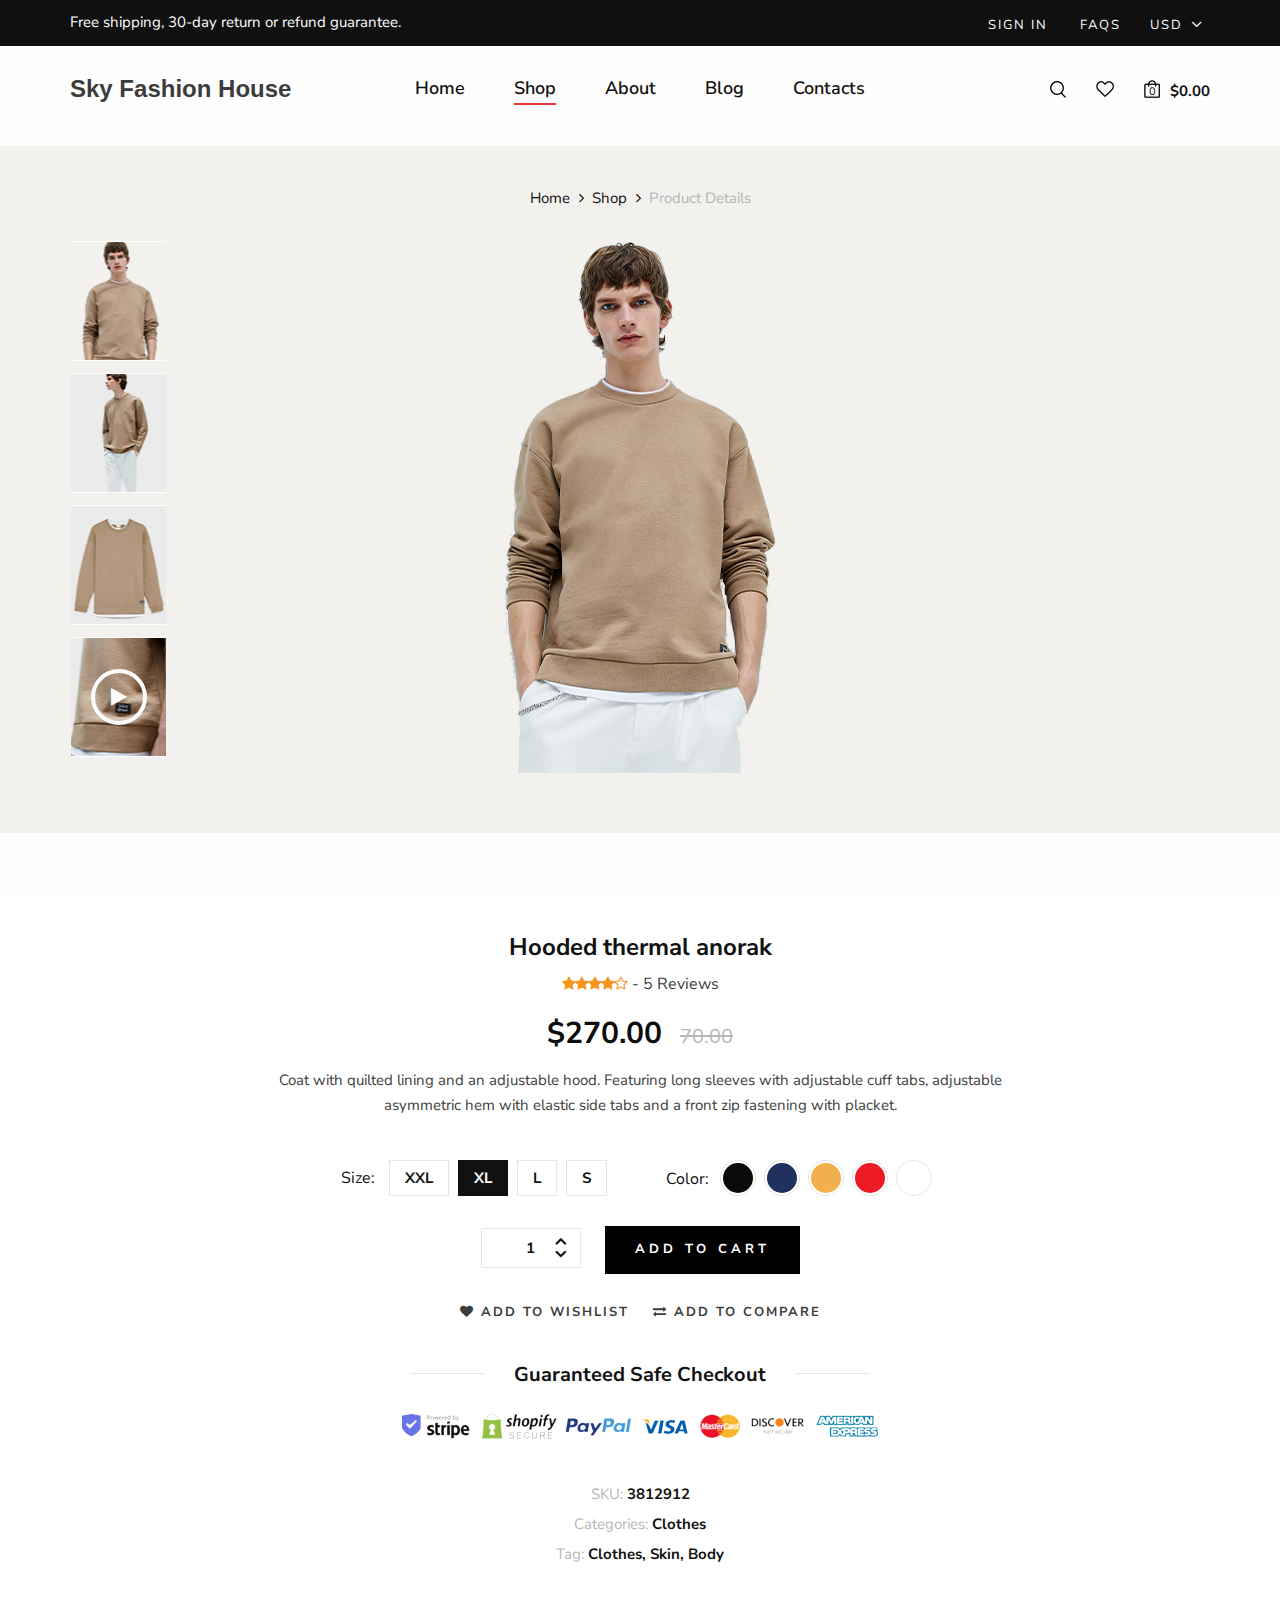
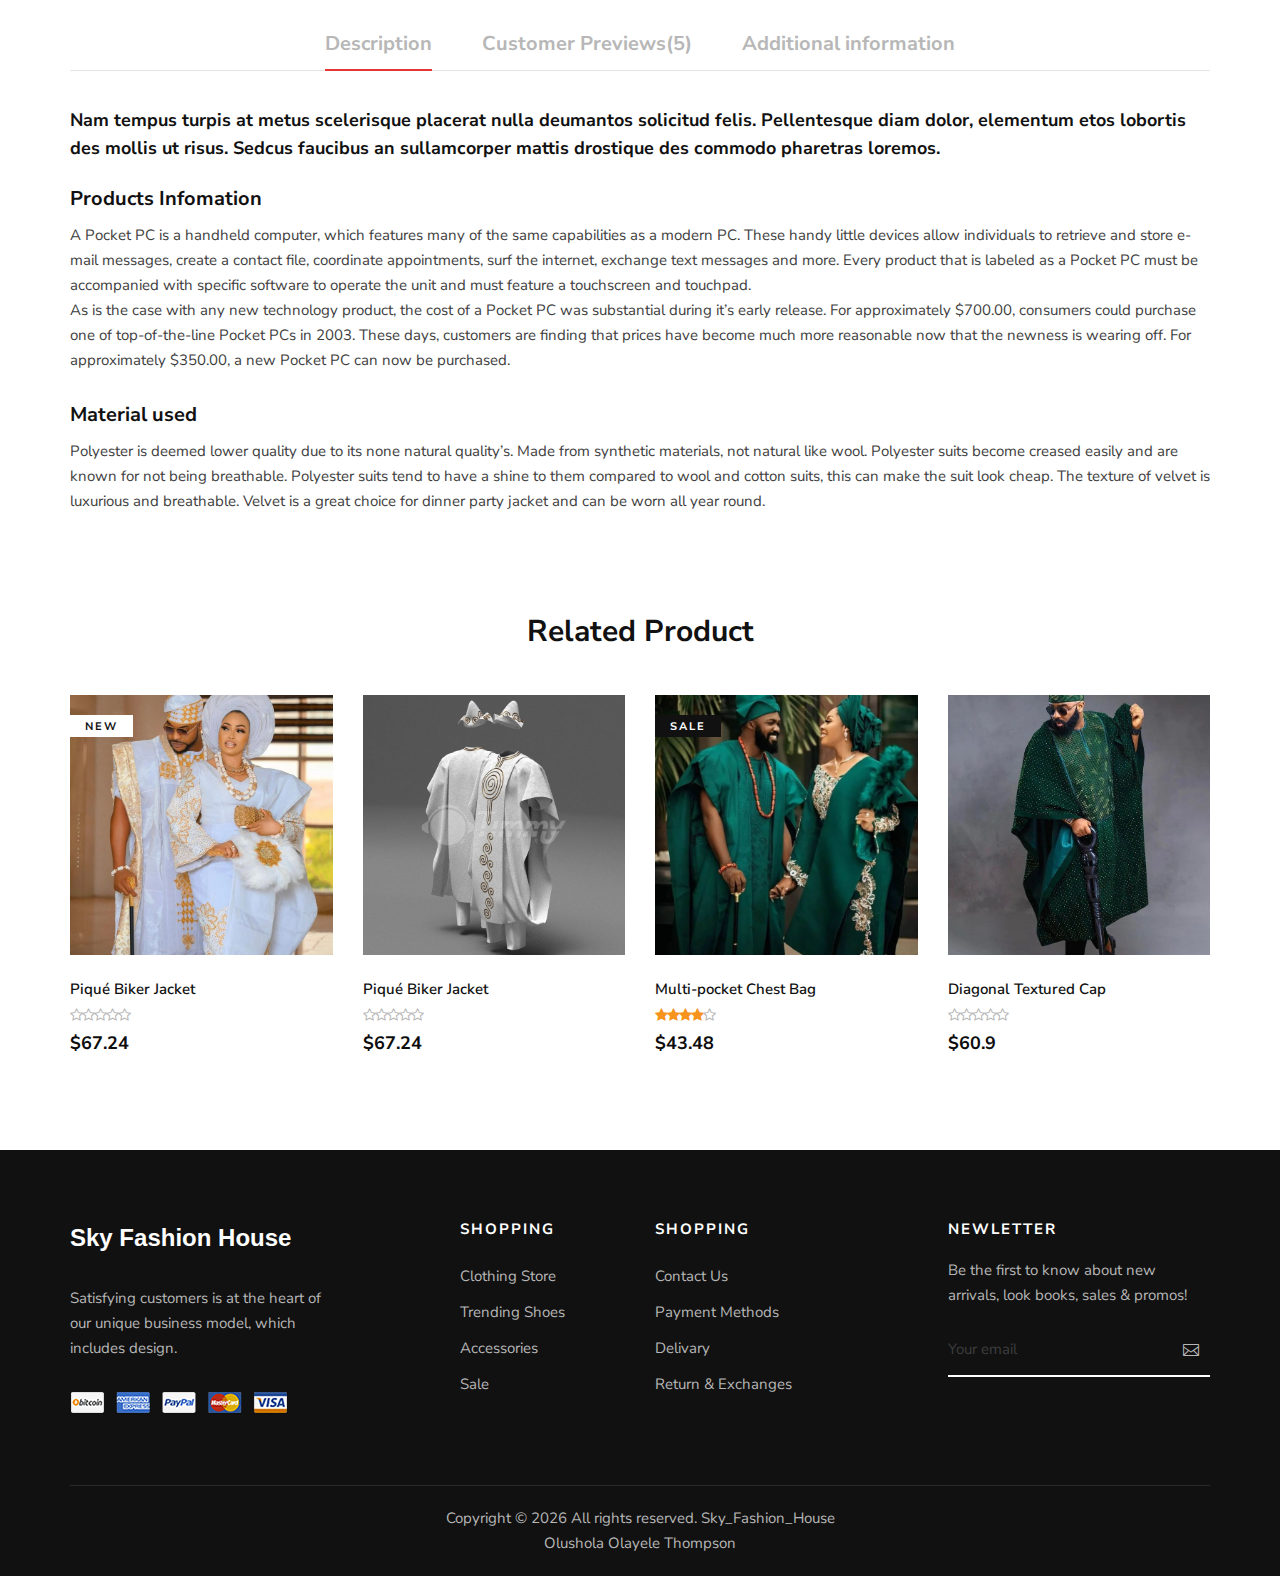
<file: shop-details.html>
<!DOCTYPE html>
<html lang="zxx">

<head>
    <meta charset="UTF-8">
    <meta name="description" content="Male_Fashion Template">
    <meta name="keywords" content="Male_Fashion, unica, creative, html">
    <meta name="viewport" content="width=device-width, initial-scale=1.0">
    <meta http-equiv="X-UA-Compatible" content="ie=edge">
    <title>Sky Fashion House</title>

    <!-- Google Font -->
    <link href="https://fonts.googleapis.com/css2?family=Nunito+Sans:wght@300;400;600;700;800;900&display=swap"
    rel="stylesheet">

    <!-- Css Styles -->
    <link rel="stylesheet" href="css/bootstrap.min.css" type="text/css">
    <link rel="stylesheet" href="css/font-awesome.min.css" type="text/css">
    <link rel="stylesheet" href="css/elegant-icons.css" type="text/css">
    <link rel="stylesheet" href="css/magnific-popup.css" type="text/css">
    <link rel="stylesheet" href="css/nice-select.css" type="text/css">
    <link rel="stylesheet" href="css/owl.carousel.min.css" type="text/css">
    <link rel="stylesheet" href="css/slicknav.min.css" type="text/css">
    <link rel="stylesheet" href="css/style.css" type="text/css">
</head>

<body>
    <!-- Page Preloder -->
    <div id="preloder">
        <div class="loader"></div>
    </div>

    <!-- Offcanvas Menu Begin -->
    <div class="offcanvas-menu-overlay"></div>
    <div class="offcanvas-menu-wrapper">
        <div class="offcanvas__option">
            <div class="offcanvas__links">
                <a href="#">Sign in</a>
                <a href="#">FAQs</a>
            </div>
            <div class="offcanvas__top__hover">
                <span>Usd <i class="arrow_carrot-down"></i></span>
                <ul>
                    <li>USD</li>
                    <li>EUR</li>
                    <li>USD</li>
                </ul>
            </div>
        </div>
        <div class="offcanvas__nav__option">
            <a href="#" class="search-switch"><img src="img/icon/search.png" alt=""></a>
            <a href="#"><img src="img/icon/heart.png" alt=""></a>
            <a href="#"><img src="img/icon/cart.png" alt=""> <span>0</span></a>
            <div class="price">$0.00</div>
        </div>
        <div id="mobile-menu-wrap"></div>
        <div class="offcanvas__text">
            <p>Free shipping, 30-day return or refund guarantee.</p>
        </div>
    </div>
    <!-- Offcanvas Menu End -->

    <!-- Header Section Begin -->
    <header class="header">
        <div class="header__top">
            <div class="container">
                <div class="row">
                    <div class="col-lg-6 col-md-7">
                        <div class="header__top__left">
                            <p>Free shipping, 30-day return or refund guarantee.</p>
                        </div>
                    </div>
                    <div class="col-lg-6 col-md-5">
                        <div class="header__top__right">
                            <div class="header__top__links">
                                <a href="#">Sign in</a>
                                <a href="#">FAQs</a>
                            </div>
                            <div class="header__top__hover">
                                <span>Usd <i class="arrow_carrot-down"></i></span>
                                <ul>
                                    <li>USD</li>
                                    <li>EUR</li>
                                    <li>USD</li>
                                </ul>
                            </div>
                        </div>
                    </div>
                </div>
            </div>
        </div>
        <div class="container">
            <div class="row">
                <div class="col-lg-3 col-md-3">
                    <div class="header__logo">
                        <a href="./inex.html"><p style="font-family: Verdana, Geneva, Tahoma, sans-serif; font-weight:bold; font-size:x-large;">Sky Fashion House</p></a>
                    </div>
                </div>
                <div class="col-lg-6 col-md-6">
                    <nav class="header__menu mobile-menu">
                        <ul>
                            <li><a href="./inex.html">Home</a></li>
                            <li class="active"><a href="./shop.html">Shop</a></li>
                            <li><a href="./about.html">About</a></li>
                            <!-- <li><a href="#">Pages</a>
                                <ul class="dropdown">
                                    <li><a href="./about.html">About Us</a></li>
                                    <li><a href="./shop-details.html">Shop Details</a></li>
                                    <li><a href="./shopping-cart.html">Shopping Cart</a></li>
                                    <li><a href="./checkout.html">Check Out</a></li>
                                    <li><a href="./blog-details.html">Blog Details</a></li>
                                </ul> -->
                            </li>
                            <li><a href="./blog.html">Blog</a></li>
                            <li><a href="./contact.html">Contacts</a></li>
                        </ul>
                    </nav>
                </div>
                <div class="col-lg-3 col-md-3">
                    <div class="header__nav__option">
                        <a href="#" class="search-switch"><img src="img/icon/search.png" alt=""></a>
                        <a href="#"><img src="img/icon/heart.png" alt=""></a>
                        <a href="#"><img src="img/icon/cart.png" alt=""> <span>0</span></a>
                        <div class="price">$0.00</div>
                    </div>
                </div>
            </div>
            <div class="canvas__open"><i class="fa fa-bars"></i></div>
        </div>
    </header>
    <!-- Header Section End -->

    <!-- Shop Details Section Begin -->
    <section class="shop-details">
        <div class="product__details__pic">
            <div class="container">
                <div class="row">
                    <div class="col-lg-12">
                        <div class="product__details__breadcrumb">
                            <a href="./index.html">Home</a>
                            <a href="./shop.html">Shop</a>
                            <span>Product Details</span>
                        </div>
                    </div>
                </div>
                <div class="row">
                    <div class="col-lg-3 col-md-3">
                        <ul class="nav nav-tabs" role="tablist">
                            <li class="nav-item">
                                <a class="nav-link active" data-toggle="tab" href="#tabs-1" role="tab">
                                    <div class="product__thumb__pic set-bg" data-setbg="img/shop-details/thumb-1.png">
                                    </div>
                                </a>
                            </li>
                            <li class="nav-item">
                                <a class="nav-link" data-toggle="tab" href="#tabs-2" role="tab">
                                    <div class="product__thumb__pic set-bg" data-setbg="img/shop-details/thumb-2.png">
                                    </div>
                                </a>
                            </li>
                            <li class="nav-item">
                                <a class="nav-link" data-toggle="tab" href="#tabs-3" role="tab">
                                    <div class="product__thumb__pic set-bg" data-setbg="img/shop-details/thumb-3.png">
                                    </div>
                                </a>
                            </li>
                            <li class="nav-item">
                                <a class="nav-link" data-toggle="tab" href="#tabs-4" role="tab">
                                    <div class="product__thumb__pic set-bg" data-setbg="img/shop-details/thumb-4.png">
                                        <i class="fa fa-play"></i>
                                    </div>
                                </a>
                            </li>
                        </ul>
                    </div>
                    <div class="col-lg-6 col-md-9">
                        <div class="tab-content">
                            <div class="tab-pane active" id="tabs-1" role="tabpanel">
                                <div class="product__details__pic__item">
                                    <img src="img/shop-details/product-big-2.png" alt="">
                                </div>
                            </div>
                            <div class="tab-pane" id="tabs-2" role="tabpanel">
                                <div class="product__details__pic__item">
                                    <img src="img/shop-details/product-big-3.png" alt="">
                                </div>
                            </div>
                            <div class="tab-pane" id="tabs-3" role="tabpanel">
                                <div class="product__details__pic__item">
                                    <img src="img/shop-details/product-big.png" alt="">
                                </div>
                            </div>
                            <div class="tab-pane" id="tabs-4" role="tabpanel">
                                <div class="product__details__pic__item">
                                    <img src="img/shop-details/product-big-4.png" alt="">
                                    <a href="https://www.youtube.com/watch?v=8PJ3_p7VqHw&list=RD8PJ3_p7VqHw&start_radio=1" class="video-popup"><i class="fa fa-play"></i></a>
                                </div>
                            </div>
                        </div>
                    </div>
                </div>
            </div>
        </div>
        <div class="product__details__content">
            <div class="container">
                <div class="row d-flex justify-content-center">
                    <div class="col-lg-8">
                        <div class="product__details__text">
                            <h4>Hooded thermal anorak</h4>
                            <div class="rating">
                                <i class="fa fa-star"></i>
                                <i class="fa fa-star"></i>
                                <i class="fa fa-star"></i>
                                <i class="fa fa-star"></i>
                                <i class="fa fa-star-o"></i>
                                <span> - 5 Reviews</span>
                            </div>
                            <h3>$270.00 <span>70.00</span></h3>
                            <p>Coat with quilted lining and an adjustable hood. Featuring long sleeves with adjustable
                                cuff tabs, adjustable asymmetric hem with elastic side tabs and a front zip fastening
                            with placket.</p>
                            <div class="product__details__option">
                                <div class="product__details__option__size">
                                    <span>Size:</span>
                                    <label for="xxl">xxl
                                        <input type="radio" id="xxl">
                                    </label>
                                    <label class="active" for="xl">xl
                                        <input type="radio" id="xl">
                                    </label>
                                    <label for="l">l
                                        <input type="radio" id="l">
                                    </label>
                                    <label for="sm">s
                                        <input type="radio" id="sm">
                                    </label>
                                </div>
                                <div class="product__details__option__color">
                                    <span>Color:</span>
                                    <label class="c-1" for="sp-1">
                                        <input type="radio" id="sp-1">
                                    </label>
                                    <label class="c-2" for="sp-2">
                                        <input type="radio" id="sp-2">
                                    </label>
                                    <label class="c-3" for="sp-3">
                                        <input type="radio" id="sp-3">
                                    </label>
                                    <label class="c-4" for="sp-4">
                                        <input type="radio" id="sp-4">
                                    </label>
                                    <label class="c-9" for="sp-9">
                                        <input type="radio" id="sp-9">
                                    </label>
                                </div>
                            </div>
                            <div class="product__details__cart__option">
                                <div class="quantity">
                                    <div class="pro-qty">
                                        <input type="text" value="1">
                                    </div>
                                </div>
                                <a href="#" class="primary-btn">add to cart</a>
                            </div>
                            <div class="product__details__btns__option">
                                <a href="#"><i class="fa fa-heart"></i> add to wishlist</a>
                                <a href="#"><i class="fa fa-exchange"></i> Add To Compare</a>
                            </div>
                            <div class="product__details__last__option">
                                <h5><span>Guaranteed Safe Checkout</span></h5>
                                <img src="img/shop-details/details-payment.png" alt="">
                                <ul>
                                    <li><span>SKU:</span> 3812912</li>
                                    <li><span>Categories:</span> Clothes</li>
                                    <li><span>Tag:</span> Clothes, Skin, Body</li>
                                </ul>
                            </div>
                        </div>
                    </div>
                </div>
                <div class="row">
                    <div class="col-lg-12">
                        <div class="product__details__tab">
                            <ul class="nav nav-tabs" role="tablist">
                                <li class="nav-item">
                                    <a class="nav-link active" data-toggle="tab" href="#tabs-5"
                                    role="tab">Description</a>
                                </li>
                                <li class="nav-item">
                                    <a class="nav-link" data-toggle="tab" href="#tabs-6" role="tab">Customer
                                    Previews(5)</a>
                                </li>
                                <li class="nav-item">
                                    <a class="nav-link" data-toggle="tab" href="#tabs-7" role="tab">Additional
                                    information</a>
                                </li>
                            </ul>
                            <div class="tab-content">
                                <div class="tab-pane active" id="tabs-5" role="tabpanel">
                                    <div class="product__details__tab__content">
                                        <p class="note">Nam tempus turpis at metus scelerisque placerat nulla deumantos
                                            solicitud felis. Pellentesque diam dolor, elementum etos lobortis des mollis
                                            ut risus. Sedcus faucibus an sullamcorper mattis drostique des commodo
                                        pharetras loremos.</p>
                                        <div class="product__details__tab__content__item">
                                            <h5>Products Infomation</h5>
                                            <p>A Pocket PC is a handheld computer, which features many of the same
                                                capabilities as a modern PC. These handy little devices allow
                                                individuals to retrieve and store e-mail messages, create a contact
                                                file, coordinate appointments, surf the internet, exchange text messages
                                                and more. Every product that is labeled as a Pocket PC must be
                                                accompanied with specific software to operate the unit and must feature
                                            a touchscreen and touchpad.</p>
                                            <p>As is the case with any new technology product, the cost of a Pocket PC
                                                was substantial during it’s early release. For approximately $700.00,
                                                consumers could purchase one of top-of-the-line Pocket PCs in 2003.
                                                These days, customers are finding that prices have become much more
                                                reasonable now that the newness is wearing off. For approximately
                                            $350.00, a new Pocket PC can now be purchased.</p>
                                        </div>
                                        <div class="product__details__tab__content__item">
                                            <h5>Material used</h5>
                                            <p>Polyester is deemed lower quality due to its none natural quality’s. Made
                                                from synthetic materials, not natural like wool. Polyester suits become
                                                creased easily and are known for not being breathable. Polyester suits
                                                tend to have a shine to them compared to wool and cotton suits, this can
                                                make the suit look cheap. The texture of velvet is luxurious and
                                                breathable. Velvet is a great choice for dinner party jacket and can be
                                            worn all year round.</p>
                                        </div>
                                    </div>
                                </div>
                                <div class="tab-pane" id="tabs-6" role="tabpanel">
                                    <div class="product__details__tab__content">
                                        <div class="product__details__tab__content__item">
                                            <h5>Products Infomation</h5>
                                            <p>A Pocket PC is a handheld computer, which features many of the same
                                                capabilities as a modern PC. These handy little devices allow
                                                individuals to retrieve and store e-mail messages, create a contact
                                                file, coordinate appointments, surf the internet, exchange text messages
                                                and more. Every product that is labeled as a Pocket PC must be
                                                accompanied with specific software to operate the unit and must feature
                                            a touchscreen and touchpad.</p>
                                            <p>As is the case with any new technology product, the cost of a Pocket PC
                                                was substantial during it’s early release. For approximately $700.00,
                                                consumers could purchase one of top-of-the-line Pocket PCs in 2003.
                                                These days, customers are finding that prices have become much more
                                                reasonable now that the newness is wearing off. For approximately
                                            $350.00, a new Pocket PC can now be purchased.</p>
                                        </div>
                                        <div class="product__details__tab__content__item">
                                            <h5>Material used</h5>
                                            <p>Polyester is deemed lower quality due to its none natural quality’s. Made
                                                from synthetic materials, not natural like wool. Polyester suits become
                                                creased easily and are known for not being breathable. Polyester suits
                                                tend to have a shine to them compared to wool and cotton suits, this can
                                                make the suit look cheap. The texture of velvet is luxurious and
                                                breathable. Velvet is a great choice for dinner party jacket and can be
                                            worn all year round.</p>
                                        </div>
                                    </div>
                                </div>
                                <div class="tab-pane" id="tabs-7" role="tabpanel">
                                    <div class="product__details__tab__content">
                                        <p class="note">Nam tempus turpis at metus scelerisque placerat nulla deumantos
                                            solicitud felis. Pellentesque diam dolor, elementum etos lobortis des mollis
                                            ut risus. Sedcus faucibus an sullamcorper mattis drostique des commodo
                                        pharetras loremos.</p>
                                        <div class="product__details__tab__content__item">
                                            <h5>Products Infomation</h5>
                                            <p>A Pocket PC is a handheld computer, which features many of the same
                                                capabilities as a modern PC. These handy little devices allow
                                                individuals to retrieve and store e-mail messages, create a contact
                                                file, coordinate appointments, surf the internet, exchange text messages
                                                and more. Every product that is labeled as a Pocket PC must be
                                                accompanied with specific software to operate the unit and must feature
                                            a touchscreen and touchpad.</p>
                                            <p>As is the case with any new technology product, the cost of a Pocket PC
                                                was substantial during it’s early release. For approximately $700.00,
                                                consumers could purchase one of top-of-the-line Pocket PCs in 2003.
                                                These days, customers are finding that prices have become much more
                                                reasonable now that the newness is wearing off. For approximately
                                            $350.00, a new Pocket PC can now be purchased.</p>
                                        </div>
                                        <div class="product__details__tab__content__item">
                                            <h5>Material used</h5>
                                            <p>Polyester is deemed lower quality due to its none natural quality’s. Made
                                                from synthetic materials, not natural like wool. Polyester suits become
                                                creased easily and are known for not being breathable. Polyester suits
                                                tend to have a shine to them compared to wool and cotton suits, this can
                                                make the suit look cheap. The texture of velvet is luxurious and
                                                breathable. Velvet is a great choice for dinner party jacket and can be
                                            worn all year round.</p>
                                        </div>
                                    </div>
                                </div>
                            </div>
                        </div>
                    </div>
                </div>
            </div>
        </div>
    </section>
    <!-- Shop Details Section End -->

    <!-- Related Section Begin -->
    <section class="related spad">
        <div class="container">
            <div class="row">
                <div class="col-lg-12">
                    <h3 class="related-title">Related Product</h3>
                </div>
            </div>
            <div class="row">
                <div class="col-lg-3 col-md-6 col-sm-6 col-sm-6">
                    <div class="product__item">
                        <div class="product__item__pic set-bg" data-setbg="img/product/product-1.jpg">
                            <span class="label">New</span>
                            <ul class="product__hover">
                                <li><a href="#"><img src="img/icon/heart.png" alt=""></a></li>
                                <li><a href="#"><img src="img/icon/compare.png" alt=""> <span>Compare</span></a></li>
                                <li><a href="#"><img src="img/icon/search.png" alt=""></a></li>
                            </ul>
                        </div>
                        <div class="product__item__text">
                            <h6>Piqué Biker Jacket</h6>
                            <a href="#" class="add-cart">+ Add To Cart</a>
                            <div class="rating">
                                <i class="fa fa-star-o"></i>
                                <i class="fa fa-star-o"></i>
                                <i class="fa fa-star-o"></i>
                                <i class="fa fa-star-o"></i>
                                <i class="fa fa-star-o"></i>
                            </div>
                            <h5>$67.24</h5>
                            <div class="product__color__select">
                                <label for="pc-1">
                                    <input type="radio" id="pc-1">
                                </label>
                                <label class="active black" for="pc-2">
                                    <input type="radio" id="pc-2">
                                </label>
                                <label class="grey" for="pc-3">
                                    <input type="radio" id="pc-3">
                                </label>
                            </div>
                        </div>
                    </div>
                </div>
                <div class="col-lg-3 col-md-6 col-sm-6 col-sm-6">
                    <div class="product__item">
                        <div class="product__item__pic set-bg" data-setbg="img/product/product-2.jpg">
                            <ul class="product__hover">
                                <li><a href="#"><img src="img/icon/heart.png" alt=""></a></li>
                                <li><a href="#"><img src="img/icon/compare.png" alt=""> <span>Compare</span></a></li>
                                <li><a href="#"><img src="img/icon/search.png" alt=""></a></li>
                            </ul>
                        </div>
                        <div class="product__item__text">
                            <h6>Piqué Biker Jacket</h6>
                            <a href="#" class="add-cart">+ Add To Cart</a>
                            <div class="rating">
                                <i class="fa fa-star-o"></i>
                                <i class="fa fa-star-o"></i>
                                <i class="fa fa-star-o"></i>
                                <i class="fa fa-star-o"></i>
                                <i class="fa fa-star-o"></i>
                            </div>
                            <h5>$67.24</h5>
                            <div class="product__color__select">
                                <label for="pc-4">
                                    <input type="radio" id="pc-4">
                                </label>
                                <label class="active black" for="pc-5">
                                    <input type="radio" id="pc-5">
                                </label>
                                <label class="grey" for="pc-6">
                                    <input type="radio" id="pc-6">
                                </label>
                            </div>
                        </div>
                    </div>
                </div>
                <div class="col-lg-3 col-md-6 col-sm-6 col-sm-6">
                    <div class="product__item sale">
                        <div class="product__item__pic set-bg" data-setbg="img/product/product-3.jpg">
                            <span class="label">Sale</span>
                            <ul class="product__hover">
                                <li><a href="#"><img src="img/icon/heart.png" alt=""></a></li>
                                <li><a href="#"><img src="img/icon/compare.png" alt=""> <span>Compare</span></a></li>
                                <li><a href="#"><img src="img/icon/search.png" alt=""></a></li>
                            </ul>
                        </div>
                        <div class="product__item__text">
                            <h6>Multi-pocket Chest Bag</h6>
                            <a href="#" class="add-cart">+ Add To Cart</a>
                            <div class="rating">
                                <i class="fa fa-star"></i>
                                <i class="fa fa-star"></i>
                                <i class="fa fa-star"></i>
                                <i class="fa fa-star"></i>
                                <i class="fa fa-star-o"></i>
                            </div>
                            <h5>$43.48</h5>
                            <div class="product__color__select">
                                <label for="pc-7">
                                    <input type="radio" id="pc-7">
                                </label>
                                <label class="active black" for="pc-8">
                                    <input type="radio" id="pc-8">
                                </label>
                                <label class="grey" for="pc-9">
                                    <input type="radio" id="pc-9">
                                </label>
                            </div>
                        </div>
                    </div>
                </div>
                <div class="col-lg-3 col-md-6 col-sm-6 col-sm-6">
                    <div class="product__item">
                        <div class="product__item__pic set-bg" data-setbg="img/product/product-4.jpg">
                            <ul class="product__hover">
                                <li><a href="#"><img src="img/icon/heart.png" alt=""></a></li>
                                <li><a href="#"><img src="img/icon/compare.png" alt=""> <span>Compare</span></a></li>
                                <li><a href="#"><img src="img/icon/search.png" alt=""></a></li>
                            </ul>
                        </div>
                        <div class="product__item__text">
                            <h6>Diagonal Textured Cap</h6>
                            <a href="#" class="add-cart">+ Add To Cart</a>
                            <div class="rating">
                                <i class="fa fa-star-o"></i>
                                <i class="fa fa-star-o"></i>
                                <i class="fa fa-star-o"></i>
                                <i class="fa fa-star-o"></i>
                                <i class="fa fa-star-o"></i>
                            </div>
                            <h5>$60.9</h5>
                            <div class="product__color__select">
                                <label for="pc-10">
                                    <input type="radio" id="pc-10">
                                </label>
                                <label class="active black" for="pc-11">
                                    <input type="radio" id="pc-11">
                                </label>
                                <label class="grey" for="pc-12">
                                    <input type="radio" id="pc-12">
                                </label>
                            </div>
                        </div>
                    </div>
                </div>
            </div>
        </div>
    </section>
    <!-- Related Section End -->

    <!-- Footer Section Begin -->
   <footer class="footer">
        <div class="container">
            <div class="row">
                <div class="col-lg-3 col-md-6 col-sm-6">
                    <div class="footer__about">
                        <div class="footer__logo">
                        <b style="font-size: x-large; font-weight:bold; font-family:Verdana, Geneva, Tahoma, sans-serif; color:white;">Sky Fashion House</b>
                        </div>
                        <p>Satisfying customers is at the heart of our unique business model, which includes design.</p>
                        <a href="#"><img src="img/payment.png" alt=""></a>
                    </div>
                </div>
                <div class="col-lg-2 offset-lg-1 col-md-3 col-sm-6">
                    <div class="footer__widget">
                        <h6>Shopping</h6>
                        <ul>
                            <li><a href="#">Clothing Store</a></li>
                            <li><a href="#">Trending Shoes</a></li>
                            <li><a href="#">Accessories</a></li>
                            <li><a href="#">Sale</a></li>
                        </ul>
                    </div>
                </div>
                <div class="col-lg-2 col-md-3 col-sm-6">
                    <div class="footer__widget">
                        <h6>Shopping</h6>
                        <ul>
                            <li><a href="#">Contact Us</a></li>
                            <li><a href="#">Payment Methods</a></li>
                            <li><a href="#">Delivary</a></li>
                            <li><a href="#">Return & Exchanges</a></li>
                        </ul>
                    </div>
                </div>
                <div class="col-lg-3 offset-lg-1 col-md-6 col-sm-6">
                    <div class="footer__widget">
                        <h6>NewLetter</h6>
                        <div class="footer__newslatter">
                            <p>Be the first to know about new arrivals, look books, sales & promos!</p>
                            <form action="#">
                                <input type="text" placeholder="Your email">
                                <button type="submit"><span class="icon_mail_alt"></span></button>
                            </form>
                        </div>
                    </div>
                </div>
            </div>
            <div class="row">
                <div class="col-lg-12 text-center">
                    <div class="footer__copyright__text">
                        <!-- Link back to Colorlib can't be removed. Template is licensed under CC BY 3.0. -->
                        <p>Copyright ©
                            <script>
                                document.write(new Date().getFullYear());
                            </script>
                            All rights reserved. Sky_Fashion_House <br>
                            Olushola Olayele Thompson
                            
                        <!-- Link back to Colorlib can't be removed. Template is licensed under CC BY 3.0. -->
                    </div>
                </div>
            </div>
        </div>
    </footer>
    <!-- Footer Section End -->

    <!-- Search Begin -->
    <div class="search-model">
        <div class="h-100 d-flex align-items-center justify-content-center">
            <div class="search-close-switch">+</div>
            <form class="search-model-form">
                <input type="text" id="search-input" placeholder="Search here.....">
            </form>
        </div>
    </div>
    <!-- Search End -->

    <!-- Js Plugins -->
    <script src="js/jquery-3.3.1.min.js"></script>
    <script src="js/bootstrap.min.js"></script>
    <script src="js/jquery.nice-select.min.js"></script>
    <script src="js/jquery.nicescroll.min.js"></script>
    <script src="js/jquery.magnific-popup.min.js"></script>
    <script src="js/jquery.countdown.min.js"></script>
    <script src="js/jquery.slicknav.js"></script>
    <script src="js/mixitup.min.js"></script>
    <script src="js/owl.carousel.min.js"></script>
    <script src="js/main.js"></script>
</body>

</html>
</file>
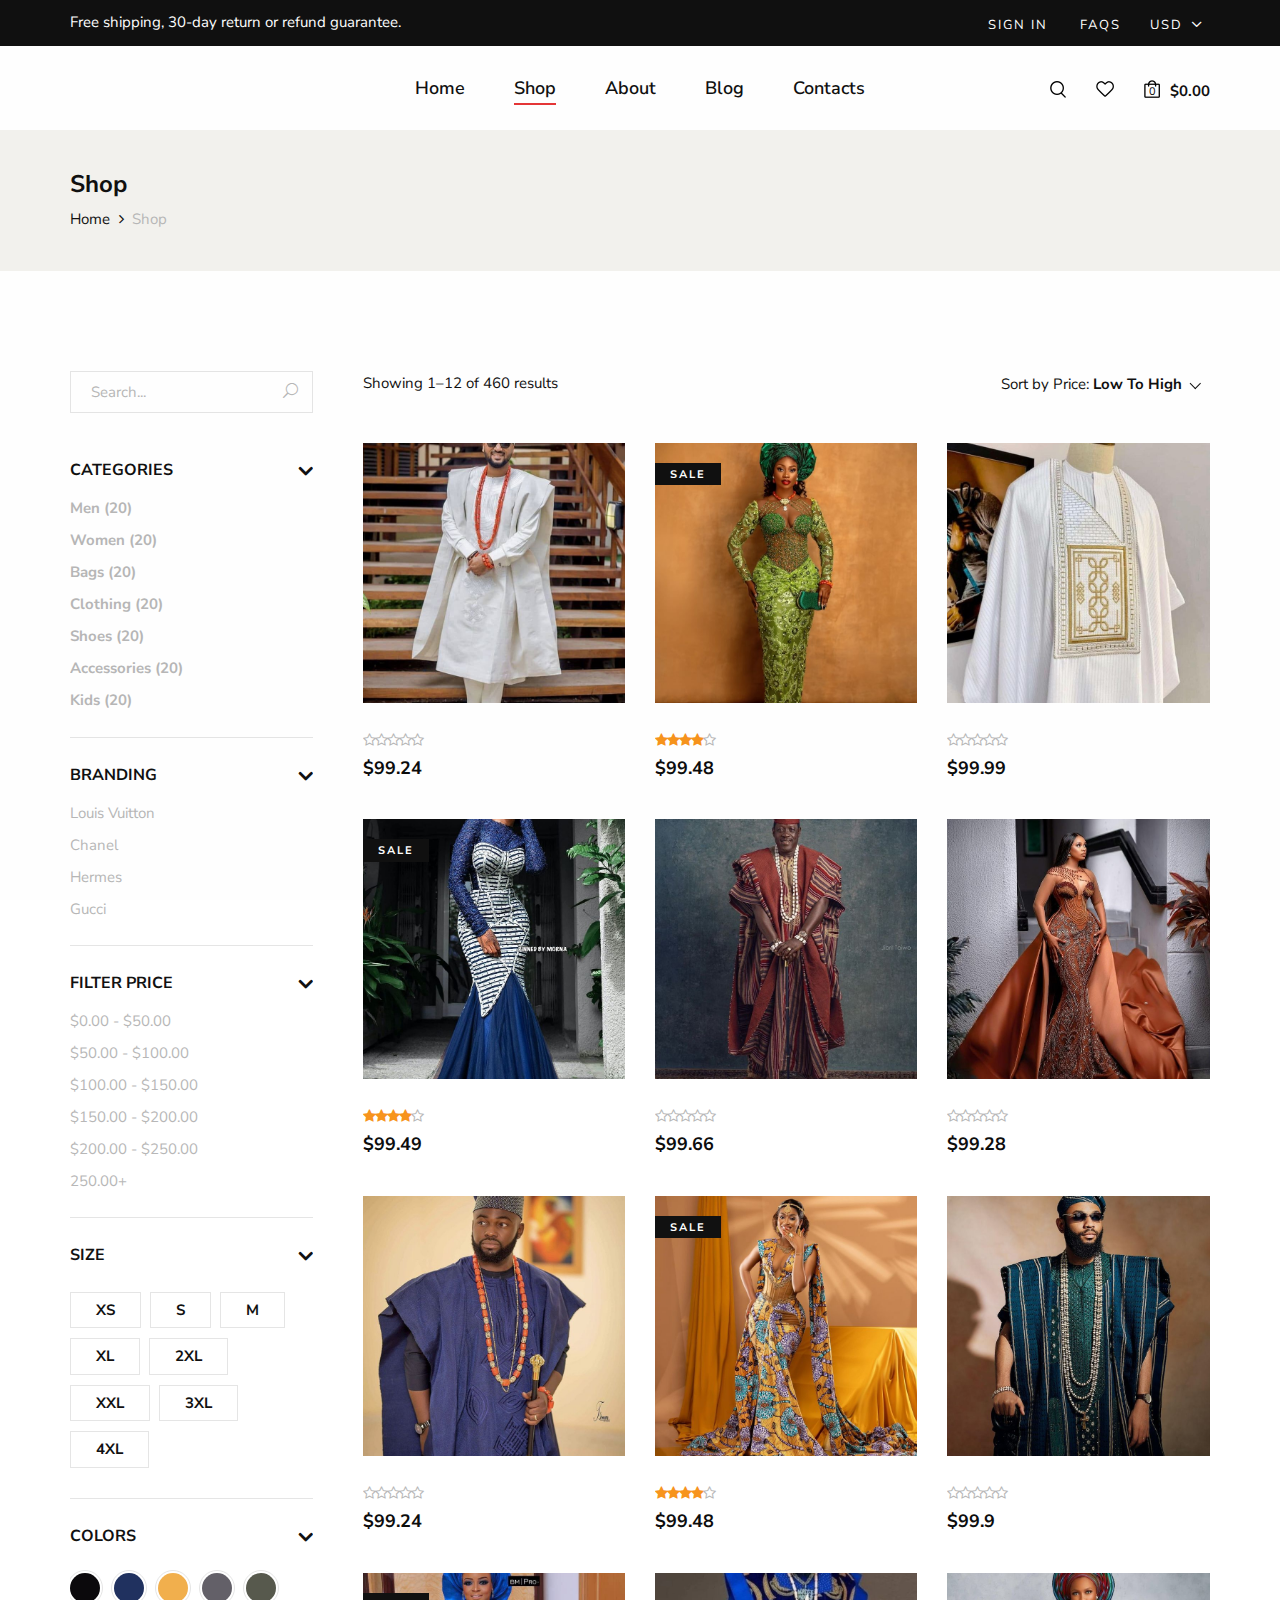
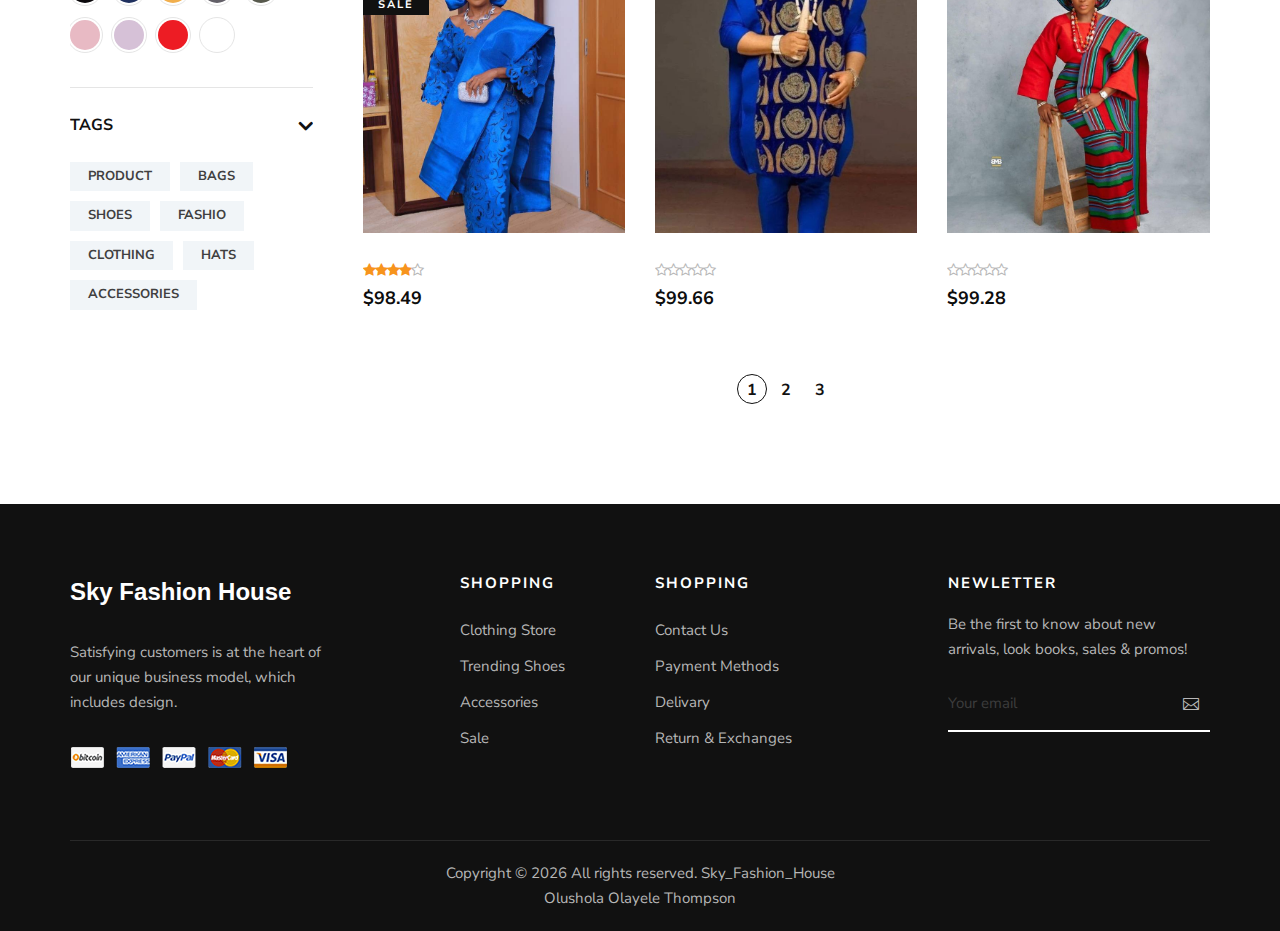
<file: shop.html>
<!DOCTYPE html>
<html lang="zxx">

<head>
    <meta charset="UTF-8">
    <meta name="description" content="Male_Fashion Template">
    <meta name="keywords" content="Male_Fashion, unica, creative, html">
    <meta name="viewport" content="width=device-width, initial-scale=1.0">
    <meta http-equiv="X-UA-Compatible" content="ie=edge">
    <title>Sky Fashion House</title>

    <!-- Google Font -->
    <link href="https://fonts.googleapis.com/css2?family=Nunito+Sans:wght@300;400;600;700;800;900&display=swap"
    rel="stylesheet">

    <!-- Css Styles -->
    <link rel="stylesheet" href="css/bootstrap.min.css" type="text/css">
    <link rel="stylesheet" href="css/font-awesome.min.css" type="text/css">
    <link rel="stylesheet" href="css/elegant-icons.css" type="text/css">
    <link rel="stylesheet" href="css/magnific-popup.css" type="text/css">
    <link rel="stylesheet" href="css/nice-select.css" type="text/css">
    <link rel="stylesheet" href="css/owl.carousel.min.css" type="text/css">
    <link rel="stylesheet" href="css/slicknav.min.css" type="text/css">
    <link rel="stylesheet" href="css/style.css" type="text/css">
</head>

<body>
    <!-- Page Preloder -->
    <div id="preloder">
        <div class="loader"></div>
    </div>

    <!-- Offcanvas Menu Begin -->
    <!-- <div class="offcanvas-menu-overlay"></div>
    <div class="offcanvas-menu-wrapper">
        <div class="offcanvas__option">
            <div class="offcanvas__links">
                <a href="#">Sign in</a>
                <a href="#">FAQs</a>
            </div>
            <div class="offcanvas__top__hover">
                <span>Usd <i class="arrow_carrot-down"></i></span>
                <ul>
                    <li>USD</li>
                    <li>EUR</li>
                    <li>USD</li>
                    <li>NGN</li>
                </ul>
            </div>
        </div>
        <div class="offcanvas__nav__option">
            <a href="#" class="search-switch"><img src="img/icon/search.png" alt=""></a>
            <a href="#"><img src="img/icon/heart.png" alt=""></a>
            <a href="#"><img src="img/icon/cart.png" alt=""> <span>0</span></a>
            <div class="price">$0.00</div>
        </div>
        <div id="mobile-menu-wrap"></div>
        <div class="offcanvas__text">
            <p>Free shipping, 30-day return or refund guarantee.</p>
        </div>
    </div> -->
    <!-- Offcanvas Menu End -->

    <!-- Header Section Begin -->
    <header class="header">
        <div class="header__top">
            <div class="container">
                <div class="row">
                    <div class="col-lg-6 col-md-7">
                        <div class="header__top__left">
                            <p>Free shipping, 30-day return or refund guarantee.</p>
                        </div>
                    </div>
                    <div class="col-lg-6 col-md-5">
                        <div class="header__top__right">
                            <div class="header__top__links">
                                <a href="#">Sign in</a>
                                <a href="#">FAQs</a>
                            </div>
                            <div class="header__top__hover">
                                <span>Usd <i class="arrow_carrot-down"></i></span>
                                <ul>
                                    <li>USD</li>
                                    <li>EUR</li>
                                    <li>USD</li>
                                    <li>NGN</li>
                                </ul>
                            </div>
                        </div>
                    </div>
                </div>
            </div>
        </div>
        <div class="container">
            <div class="row">
                <div class="col-lg-3 col-md-3">
                    <div class="header__logo">
                        <a href="./index.html"><h2></h2></a>
                    </div>
                </div>
                <div class="col-lg-6 col-md-6">
                    <nav class="header__menu mobile-menu">
                        <ul>
                            <li><a href="./index.html">Home</a></li>
                            <li class="active"><a href="./shop.html">Shop</a></li>
                            <li><a href="./about.html">About</a></li>
                            <!-- <li><a href="#">Pages</a>
                                <ul class="dropdown">
                                    <li><a href="./about.html">About Us</a></li>
                                    <li><a href="./shop-details.html">Shop Details</a></li>
                                    <li><a href="./shopping-cart.html">Shopping Cart</a></li>
                                    <li><a href="./checkout.html">Check Out</a></li>
                                    <li><a href="./blog-details.html">Blog Details</a></li>
                                </ul> -->
                            </li>
                            <li><a href="./blog.html">Blog</a></li>
                            <li><a href="./contact.html">Contacts</a></li>
                        </ul>
                    </nav>
                </div>
                <div class="col-lg-3 col-md-3">
                    <div class="header__nav__option">
                        <a href="#" class="search-switch"><img src="img/icon/search.png" alt=""></a>
                        <a href="#"><img src="img/icon/heart.png" alt=""></a>
                        <a href="#"><img src="img/icon/cart.png" alt=""> <span>0</span></a>
                        <div class="price">$0.00</div>
                    </div>
                </div>
            </div>
            <div class="canvas__open"><i class="fa fa-bars"></i></div>
        </div>
    </header>
    <!-- Header Section End -->

    <!-- Breadcrumb Section Begin -->
    <section class="breadcrumb-option">
        <div class="container">
            <div class="row">
                <div class="col-lg-12">
                    <div class="breadcrumb__text">
                        <h4>Shop</h4>
                        <div class="breadcrumb__links">
                            <a href="./index.html">Home</a>
                            <span>Shop</span>
                        </div>
                    </div>
                </div>
            </div>
        </div>
    </section>
    <!-- Breadcrumb Section End -->

    <!-- Shop Section Begin -->
    <section class="shop spad">
        <div class="container">
            <div class="row">
                <div class="col-lg-3">
                    <div class="shop__sidebar">
                        <div class="shop__sidebar__search">
                            <form action="#">
                                <input type="text" placeholder="Search...">
                                <button type="submit"><span class="icon_search"></span></button>
                            </form>
                        </div>
                        <div class="shop__sidebar__accordion">
                            <div class="accordion" id="accordionExample">
                                <div class="card" style="font-weight:bold; color:black;">
                                    <div class="card-heading">
                                        <a data-toggle="collapse" data-target="#collapseOne">Categories</a>
                                    </div>
                                    <div id="collapseOne" class="collapse show" data-parent="#accordionExample">
                                        <div class="card-body">
                                            <div class="shop__sidebar__categories">
                                                <ul class="nice-scroll" >
                                                    <li><a href="#">Men (20)</a></li>
                                                    <li><a href="#">Women (20)</a></li>
                                                    <li><a href="#">Bags (20)</a></li>
                                                    <li><a href="#">Clothing (20)</a></li>
                                                    <li><a href="#">Shoes (20)</a></li>
                                                    <li><a href="#">Accessories (20)</a></li>
                                                    <li><a href="#">Kids (20)</a></li>
                                                    <li><a href="#">Kids (20)</a></li>
                                                    <li><a href="#">Kids (20)</a></li>
                                                </ul>
                                            </div>
                                        </div>
                                    </div>
                                </div>
                                <div class="card">
                                    <div class="card-heading">
                                        <a data-toggle="collapse" data-target="#collapseTwo">Branding</a>
                                    </div>
                                    <div id="collapseTwo" class="collapse show" data-parent="#accordionExample">
                                        <div class="card-body">
                                            <div class="shop__sidebar__brand">
                                                <ul>
                                                    <li><a href="#">Louis Vuitton</a></li>
                                                    <li><a href="#">Chanel</a></li>
                                                    <li><a href="#">Hermes</a></li>
                                                    <li><a href="#">Gucci</a></li>
                                                </ul>
                                            </div>
                                        </div>
                                    </div>
                                </div>
                                <div class="card">
                                    <div class="card-heading">
                                        <a data-toggle="collapse" data-target="#collapseThree">Filter Price</a>
                                    </div>
                                    <div id="collapseThree" class="collapse show" data-parent="#accordionExample">
                                        <div class="card-body">
                                            <div class="shop__sidebar__price">
                                                <ul>
                                                    <li><a href="#">$0.00 - $50.00</a></li>
                                                    <li><a href="#">$50.00 - $100.00</a></li>
                                                    <li><a href="#">$100.00 - $150.00</a></li>
                                                    <li><a href="#">$150.00 - $200.00</a></li>
                                                    <li><a href="#">$200.00 - $250.00</a></li>
                                                    <li><a href="#">250.00+</a></li>
                                                </ul>
                                            </div>
                                        </div>
                                    </div>
                                </div>
                                <div class="card">
                                    <div class="card-heading">
                                        <a data-toggle="collapse" data-target="#collapseFour">Size</a>
                                    </div>
                                    <div id="collapseFour" class="collapse show" data-parent="#accordionExample">
                                        <div class="card-body">
                                            <div class="shop__sidebar__size">
                                                <label for="xs">xs
                                                    <input type="radio" id="xs">
                                                </label>
                                                <label for="sm">s
                                                    <input type="radio" id="sm">
                                                </label>
                                                <label for="md">m
                                                    <input type="radio" id="md">
                                                </label>
                                                <label for="xl">xl
                                                    <input type="radio" id="xl">
                                                </label>
                                                <label for="2xl">2xl
                                                    <input type="radio" id="2xl">
                                                </label>
                                                <label for="xxl">xxl
                                                    <input type="radio" id="xxl">
                                                </label>
                                                <label for="3xl">3xl
                                                    <input type="radio" id="3xl">
                                                </label>
                                                <label for="4xl">4xl
                                                    <input type="radio" id="4xl">
                                                </label>
                                            </div>
                                        </div>
                                    </div>
                                </div>
                                <div class="card">
                                    <div class="card-heading">
                                        <a data-toggle="collapse" data-target="#collapseFive">Colors</a>
                                    </div>
                                    <div id="collapseFive" class="collapse show" data-parent="#accordionExample">
                                        <div class="card-body">
                                            <div class="shop__sidebar__color">
                                                <label class="c-1" for="sp-1">
                                                    <input type="radio" id="sp-1">
                                                </label>
                                                <label class="c-2" for="sp-2">
                                                    <input type="radio" id="sp-2">
                                                </label>
                                                <label class="c-3" for="sp-3">
                                                    <input type="radio" id="sp-3">
                                                </label>
                                                <label class="c-4" for="sp-4">
                                                    <input type="radio" id="sp-4">
                                                </label>
                                                <label class="c-5" for="sp-5">
                                                    <input type="radio" id="sp-5">
                                                </label>
                                                <label class="c-6" for="sp-6">
                                                    <input type="radio" id="sp-6">
                                                </label>
                                                <label class="c-7" for="sp-7">
                                                    <input type="radio" id="sp-7">
                                                </label>
                                                <label class="c-8" for="sp-8">
                                                    <input type="radio" id="sp-8">
                                                </label>
                                                <label class="c-9" for="sp-9">
                                                    <input type="radio" id="sp-9">
                                                </label>
                                            </div>
                                        </div>
                                    </div>
                                </div>
                                <div class="card">
                                    <div class="card-heading">
                                        <a data-toggle="collapse" data-target="#collapseSix">Tags</a>
                                    </div>
                                    <div id="collapseSix" class="collapse show" data-parent="#accordionExample">
                                        <div class="card-body">
                                            <div class="shop__sidebar__tags">
                                                <a href="#">Product</a>
                                                <a href="#">Bags</a>
                                                <a href="#">Shoes</a>
                                                <a href="#">Fashio</a>
                                                <a href="#">Clothing</a>
                                                <a href="#">Hats</a>
                                                <a href="#">Accessories</a>
                                            </div>
                                        </div>
                                    </div>
                                </div>
                            </div>
                        </div>
                    </div>
                </div>
                <div class="col-lg-9">
                    <div class="shop__product__option">
                        <div class="row">
                            <div class="col-lg-6 col-md-6 col-sm-6">
                                <div class="shop__product__option__left">
                                    <p>Showing 1–12 of 460 results</p>
                                </div>
                            </div>
                            <div class="col-lg-6 col-md-6 col-sm-6">
                                <div class="shop__product__option__right">
                                    <p>Sort by Price:</p>
                                    <select>
                                        <option value="">Low To High</option>
                                        <option value="">$0 - $55</option>
                                        <option value="">$55 - $100</option>
                                    </select>
                                </div>
                            </div>
                        </div>
                    </div>
                    <div class="row">
                        <div class="col-lg-4 col-md-6 col-sm-6">
                            <div class="product__item">
                                <div class="product__item__pic set-bg" data-setbg="img/product/product-1.png">
                                    <ul class="product__hover">
                                        <li><a href="#"><img src="img/icon/heart.png" alt=""></a></li>
                                        <li><a href="#"><img src="img/icon/compare.png" alt=""> <span>Compare</span></a>
                                        </li>
                                        <li><a href="#"><img src="img/icon/search.png" alt=""></a></li>
                                    </ul>
                                </div>
                                <div class="product__item__text">
                                    <!-- <h6>Piqué Biker Jacket</h6> -->
                                    <a href="#" class="add-cart">+ Add To Cart</a>
                                    <div class="rating">
                                        <i class="fa fa-star-o"></i>
                                        <i class="fa fa-star-o"></i>
                                        <i class="fa fa-star-o"></i>
                                        <i class="fa fa-star-o"></i>
                                        <i class="fa fa-star-o"></i>
                                    </div>
                                    <h5>$99.24</h5>
                                    <div class="product__color__select">
                                        <label for="pc-4">
                                            <input type="radio" id="pc-4">
                                        </label>
                                        <label class="active black" for="pc-5">
                                            <input type="radio" id="pc-5">
                                        </label>
                                        <label class="grey" for="pc-6">
                                            <input type="radio" id="pc-6">
                                        </label>
                                    </div>
                                </div>
                            </div>
                        </div>
                        <div class="col-lg-4 col-md-6 col-sm-6">
                            <div class="product__item sale">
                                <div class="product__item__pic set-bg" data-setbg="img/product/product-2.png">
                                    <span class="label">Sale</span>
                                    <ul class="product__hover">
                                        <li><a href="#"><img src="img/icon/heart.png" alt=""></a></li>
                                        <li><a href="#"><img src="img/icon/compare.png" alt=""> <span>Compare</span></a>
                                        </li>
                                        <li><a href="#"><img src="img/icon/search.png" alt=""></a></li>
                                    </ul>
                                </div>
                                <div class="product__item__text">
                                    <!-- <h6>Multi-pocket Chest Bag</h6> -->
                                    <a href="#" class="add-cart">+ Add To Cart</a>
                                    <div class="rating">
                                        <i class="fa fa-star"></i>
                                        <i class="fa fa-star"></i>
                                        <i class="fa fa-star"></i>
                                        <i class="fa fa-star"></i>
                                        <i class="fa fa-star-o"></i>
                                    </div>
                                    <h5>$99.48</h5>
                                    <div class="product__color__select">
                                        <label for="pc-7">
                                            <input type="radio" id="pc-7">
                                        </label>
                                        <label class="active black" for="pc-8">
                                            <input type="radio" id="pc-8">
                                        </label>
                                        <label class="grey" for="pc-9">
                                            <input type="radio" id="pc-9">
                                        </label>
                                    </div>
                                </div>
                            </div>
                        </div>
                        <div class="col-lg-4 col-md-6 col-sm-6">
                            <div class="product__item">
                                <div class="product__item__pic set-bg" data-setbg="img/product/product-3.png">
                                    <ul class="product__hover">
                                        <li><a href="#"><img src="img/icon/heart.png" alt=""></a></li>
                                        <li><a href="#"><img src="img/icon/compare.png" alt=""> <span>Compare</span></a>
                                        </li>
                                        <li><a href="#"><img src="img/icon/search.png" alt=""></a></li>
                                    </ul>
                                </div>
                                <div class="product__item__text">
                                    <!-- <h6>Diagonal Textured Cap</h6> -->
                                    <a href="#" class="add-cart">+ Add To Cart</a>
                                    <div class="rating">
                                        <i class="fa fa-star-o"></i>
                                        <i class="fa fa-star-o"></i>
                                        <i class="fa fa-star-o"></i>
                                        <i class="fa fa-star-o"></i>
                                        <i class="fa fa-star-o"></i>
                                    </div>
                                    <h5>$99.99</h5>
                                    <div class="product__color__select">
                                        <label for="pc-10">
                                            <input type="radio" id="pc-10">
                                        </label>
                                        <label class="active black" for="pc-11">
                                            <input type="radio" id="pc-11">
                                        </label>
                                        <label class="grey" for="pc-12">
                                            <input type="radio" id="pc-12">
                                        </label>
                                    </div>
                                </div>
                            </div>
                        </div>
                        <div class="col-lg-4 col-md-6 col-sm-6">
                            <div class="product__item sale">
                                <div class="product__item__pic set-bg" data-setbg="img/product/product-4.png">
                                    <span class="label">Sale</span>
                                    <ul class="product__hover">
                                        <li><a href="#"><img src="img/icon/heart.png" alt=""></a></li>
                                        <li><a href="#"><img src="img/icon/compare.png" alt=""> <span>Compare</span></a>
                                        </li>
                                        <li><a href="#"><img src="img/icon/search.png" alt=""></a></li>
                                    </ul>
                                </div>
                                <div class="product__item__text">
                                    <!-- <h6>Ankle Boots</h6> -->
                                    <a href="#" class="add-cart">+ Add To Cart</a>
                                    <div class="rating">
                                        <i class="fa fa-star"></i>
                                        <i class="fa fa-star"></i>
                                        <i class="fa fa-star"></i>
                                        <i class="fa fa-star"></i>
                                        <i class="fa fa-star-o"></i>
                                    </div>
                                    <h5>$99.49</h5>
                                    <div class="product__color__select">
                                        <label for="pc-16">
                                            <input type="radio" id="pc-16">
                                        </label>
                                        <label class="active black" for="pc-17">
                                            <input type="radio" id="pc-17">
                                        </label>
                                        <label class="grey" for="pc-18">
                                            <input type="radio" id="pc-18">
                                        </label>
                                    </div>
                                </div>
                            </div>
                        </div>
                        <div class="col-lg-4 col-md-6 col-sm-6">
                            <div class="product__item">
                                <div class="product__item__pic set-bg" data-setbg="img/product/product-5.png">
                                    <ul class="product__hover">
                                        <li><a href="#"><img src="img/icon/heart.png" alt=""></a></li>
                                        <li><a href="#"><img src="img/icon/compare.png" alt=""> <span>Compare</span></a>
                                        </li>
                                        <li><a href="#"><img src="img/icon/search.png" alt=""></a></li>
                                    </ul>
                                </div>
                                <div class="product__item__text">
                                    <!-- <h6>T-shirt Contrast Pocket</h6> -->
                                    <a href="#" class="add-cart">+ Add To Cart</a>
                                    <div class="rating">
                                        <i class="fa fa-star-o"></i>
                                        <i class="fa fa-star-o"></i>
                                        <i class="fa fa-star-o"></i>
                                        <i class="fa fa-star-o"></i>
                                        <i class="fa fa-star-o"></i>
                                    </div>
                                    <h5>$99.66</h5>
                                    <div class="product__color__select">
                                        <label for="pc-19">
                                            <input type="radio" id="pc-19">
                                        </label>
                                        <label class="active black" for="pc-20">
                                            <input type="radio" id="pc-20">
                                        </label>
                                        <label class="grey" for="pc-21">
                                            <input type="radio" id="pc-21">
                                        </label>
                                    </div>
                                </div>
                            </div>
                        </div>
                        <div class="col-lg-4 col-md-6 col-sm-6">
                            <div class="product__item">
                                <div class="product__item__pic set-bg" data-setbg="img/product/product-6.png">
                                    <ul class="product__hover">
                                        <li><a href="#"><img src="img/icon/heart.png" alt=""></a></li>
                                        <li><a href="#"><img src="img/icon/compare.png" alt=""> <span>Compare</span></a>
                                        </li>
                                        <li><a href="#"><img src="img/icon/search.png" alt=""></a></li>
                                    </ul>
                                </div>
                                <div class="product__item__text">
                                    <!-- <h6>Basic Flowing Scarf</h6> -->
                                    <a href="#" class="add-cart">+ Add To Cart</a>
                                    <div class="rating">
                                        <i class="fa fa-star-o"></i>
                                        <i class="fa fa-star-o"></i>
                                        <i class="fa fa-star-o"></i>
                                        <i class="fa fa-star-o"></i>
                                        <i class="fa fa-star-o"></i>
                                    </div>
                                    <h5>$99.28</h5>
                                    <div class="product__color__select">
                                        <label for="pc-22">
                                            <input type="radio" id="pc-22">
                                        </label>
                                        <label class="active black" for="pc-23">
                                            <input type="radio" id="pc-23">
                                        </label>
                                        <label class="grey" for="pc-24">
                                            <input type="radio" id="pc-24">
                                        </label>
                                    </div>
                                </div>
                            </div>
                        </div>
                        <div class="col-lg-4 col-md-6 col-sm-6">
                            <div class="product__item">
                                <div class="product__item__pic set-bg" data-setbg="img/product/product-7.png">
                                    <ul class="product__hover">
                                        <li><a href="#"><img src="img/icon/heart.png" alt=""></a></li>
                                        <li><a href="#"><img src="img/icon/compare.png" alt=""> <span>Compare</span></a>
                                        </li>
                                        <li><a href="#"><img src="img/icon/search.png" alt=""></a></li>
                                    </ul>
                                </div>
                                <div class="product__item__text">
                                    <!-- <h6>Piqué Biker Jacket</h6> -->
                                    <a href="#" class="add-cart">+ Add To Cart</a>
                                    <div class="rating">
                                        <i class="fa fa-star-o"></i>
                                        <i class="fa fa-star-o"></i>
                                        <i class="fa fa-star-o"></i>
                                        <i class="fa fa-star-o"></i>
                                        <i class="fa fa-star-o"></i>
                                    </div>
                                    <h5>$99.24</h5>
                                    <div class="product__color__select">
                                        <label for="pc-25">
                                            <input type="radio" id="pc-25">
                                        </label>
                                        <label class="active black" for="pc-26">
                                            <input type="radio" id="pc-26">
                                        </label>
                                        <label class="grey" for="pc-27">
                                            <input type="radio" id="pc-27">
                                        </label>
                                    </div>
                                </div>
                            </div>
                        </div>
                        <div class="col-lg-4 col-md-6 col-sm-6">
                            <div class="product__item sale">
                                <div class="product__item__pic set-bg" data-setbg="img/product/product-8.png">
                                    <span class="label">Sale</span>
                                    <ul class="product__hover">
                                        <li><a href="#"><img src="img/icon/heart.png" alt=""></a></li>
                                        <li><a href="#"><img src="img/icon/compare.png" alt=""> <span>Compare</span></a>
                                        </li>
                                        <li><a href="#"><img src="img/icon/search.png" alt=""></a></li>
                                    </ul>
                                </div>
                                <div class="product__item__text">
                                    <!-- <h6>Multi-pocket Chest Bag</h6> -->
                                    <a href="#" class="add-cart">+ Add To Cart</a>
                                    <div class="rating">
                                        <i class="fa fa-star"></i>
                                        <i class="fa fa-star"></i>
                                        <i class="fa fa-star"></i>
                                        <i class="fa fa-star"></i>
                                        <i class="fa fa-star-o"></i>
                                    </div>
                                    <h5>$99.48</h5>
                                    <div class="product__color__select">
                                        <label for="pc-28">
                                            <input type="radio" id="pc-28">
                                        </label>
                                        <label class="active black" for="pc-29">
                                            <input type="radio" id="pc-29">
                                        </label>
                                        <label class="grey" for="pc-30">
                                            <input type="radio" id="pc-30">
                                        </label>
                                    </div>
                                </div>
                            </div>
                        </div>
                        <div class="col-lg-4 col-md-6 col-sm-6">
                            <div class="product__item">
                                <div class="product__item__pic set-bg" data-setbg="img/product/product-9.png">
                                    <ul class="product__hover">
                                        <li><a href="#"><img src="img/icon/heart.png" alt=""></a></li>
                                        <li><a href="#"><img src="img/icon/compare.png" alt=""> <span>Compare</span></a>
                                        </li>
                                        <li><a href="#"><img src="img/icon/search.png" alt=""></a></li>
                                    </ul>
                                </div>
                                <div class="product__item__text">
                                    <!-- <h6>Diagonal Textured Cap</h6> -->
                                    <a href="#" class="add-cart">+ Add To Cart</a>
                                    <div class="rating">
                                        <i class="fa fa-star-o"></i>
                                        <i class="fa fa-star-o"></i>
                                        <i class="fa fa-star-o"></i>
                                        <i class="fa fa-star-o"></i>
                                        <i class="fa fa-star-o"></i>
                                    </div>
                                    <h5>$99.9</h5>
                                    <div class="product__color__select">
                                        <label for="pc-31">
                                            <input type="radio" id="pc-31">
                                        </label>
                                        <label class="active black" for="pc-32">
                                            <input type="radio" id="pc-32">
                                        </label>
                                        <label class="grey" for="pc-33">
                                            <input type="radio" id="pc-33">
                                        </label>
                                    </div>
                                </div>
                            </div>
                        </div>
                        <div class="col-lg-4 col-md-6 col-sm-6">
                            <div class="product__item sale">
                                <div class="product__item__pic set-bg" data-setbg="img/product/product-10.png">
                                    <span class="label">Sale</span>
                                    <ul class="product__hover">
                                        <li><a href="#"><img src="img/icon/heart.png" alt=""></a></li>
                                        <li><a href="#"><img src="img/icon/compare.png" alt=""> <span>Compare</span></a>
                                        </li>
                                        <li><a href="#"><img src="img/icon/search.png" alt=""></a></li>
                                    </ul>
                                </div>
                                <div class="product__item__text">
                                    <!-- <h6>Ankle Boots</h6> -->
                                    <a href="#" class="add-cart">+ Add To Cart</a>
                                    <div class="rating">
                                        <i class="fa fa-star"></i>
                                        <i class="fa fa-star"></i>
                                        <i class="fa fa-star"></i>
                                        <i class="fa fa-star"></i>
                                        <i class="fa fa-star-o"></i>
                                    </div>
                                    <h5>$98.49</h5>
                                    <div class="product__color__select">
                                        <label for="pc-34">
                                            <input type="radio" id="pc-34">
                                        </label>
                                        <label class="active black" for="pc-35">
                                            <input type="radio" id="pc-35">
                                        </label>
                                        <label class="grey" for="pc-36">
                                            <input type="radio" id="pc-36">
                                        </label>
                                    </div>
                                </div>
                            </div>
                        </div>
                        <div class="col-lg-4 col-md-6 col-sm-6">
                            <div class="product__item">
                                <div class="product__item__pic set-bg" data-setbg="img/product/product-11.png">
                                    <ul class="product__hover">
                                        <li><a href="#"><img src="img/icon/heart.png" alt=""></a></li>
                                        <li><a href="#"><img src="img/icon/compare.png" alt=""> <span>Compare</span></a>
                                        </li>
                                        <li><a href="#"><img src="img/icon/search.png" alt=""></a></li>
                                    </ul>
                                </div>
                                <div class="product__item__text">
                                    <!-- <h6>T-shirt Contrast Pocket</h6> -->
                                    <a href="#" class="add-cart">+ Add To Cart</a>
                                    <div class="rating">
                                        <i class="fa fa-star-o"></i>
                                        <i class="fa fa-star-o"></i>
                                        <i class="fa fa-star-o"></i>
                                        <i class="fa fa-star-o"></i>
                                        <i class="fa fa-star-o"></i>
                                    </div>
                                    <h5>$99.66</h5>
                                    <div class="product__color__select">
                                        <label for="pc-37">
                                            <input type="radio" id="pc-37">
                                        </label>
                                        <label class="active black" for="pc-38">
                                            <input type="radio" id="pc-38">
                                        </label>
                                        <label class="grey" for="pc-39">
                                            <input type="radio" id="pc-39">
                                        </label>
                                    </div>
                                </div>
                            </div>
                        </div>
                        <div class="col-lg-4 col-md-6 col-sm-6">
                            <div class="product__item">
                                <div class="product__item__pic set-bg" data-setbg="img/product/product-12.png">
                                    <ul class="product__hover">
                                        <li><a href="#"><img src="img/icon/heart.png" alt=""></a></li>
                                        <li><a href="#"><img src="img/icon/compare.png" alt=""> <span>Compare</span></a>
                                        </li>
                                        <li><a href="#"><img src="img/icon/search.png" alt=""></a></li>
                                    </ul>
                                </div>
                                <div class="product__item__text">
                                    <!-- <h6>Basic Flowing Scarf</h6> -->
                                    <a href="#" class="add-cart">+ Add To Cart</a>
                                    <div class="rating">
                                        <i class="fa fa-star-o"></i>
                                        <i class="fa fa-star-o"></i>
                                        <i class="fa fa-star-o"></i>
                                        <i class="fa fa-star-o"></i>
                                        <i class="fa fa-star-o"></i>
                                    </div>
                                    <h5>$99.28</h5>
                                    <div class="product__color__select">
                                        <label for="pc-40">
                                            <input type="radio" id="pc-40">
                                        </label>
                                        <label class="active black" for="pc-41">
                                            <input type="radio" id="pc-41">
                                        </label>
                                        <label class="grey" for="pc-42">
                                            <input type="radio" id="pc-42">
                                        </label>
                                    </div>
                                </div>
                            </div>
                        </div>
                    </div>
                    <div class="row">
                        <div class="col-lg-12">
                            <div class="product__pagination">
                                <a class="active" href="./shop.html">1</a>
                                <a href="./shop2.html">2</a>
                                <a href="#">3</a>
                                <!-- <span>...</span>
                                <a href="#">21</a> -->
                            </div>
                        </div>
                    </div>
                </div>
            </div>
        </div>
    </section>
    <!-- Shop Section End -->

    <!-- Footer Section Begin -->
    <footer class="footer">
        <div class="container">
            <div class="row">
                <div class="col-lg-3 col-md-6 col-sm-6">
                    <div class="footer__about">
                        <div class="footer__logo">
                        <b style="font-size: x-large; font-weight:bold; font-family:Verdana, Geneva, Tahoma, sans-serif; color:white;">Sky Fashion House</b>
                        </div>
                        <p>Satisfying customers is at the heart of our unique business model, which includes design.</p>
                        <a href="#"><img src="img/payment.png" alt=""></a>
                    </div>
                </div>
                <div class="col-lg-2 offset-lg-1 col-md-3 col-sm-6">
                    <div class="footer__widget">
                        <h6>Shopping</h6>
                        <ul>
                            <li><a href="#">Clothing Store</a></li>
                            <li><a href="#">Trending Shoes</a></li>
                            <li><a href="#">Accessories</a></li>
                            <li><a href="#">Sale</a></li>
                        </ul>
                    </div>
                </div>
                <div class="col-lg-2 col-md-3 col-sm-6">
                    <div class="footer__widget">
                        <h6>Shopping</h6>
                        <ul>
                            <li><a href="#">Contact Us</a></li>
                            <li><a href="#">Payment Methods</a></li>
                            <li><a href="#">Delivary</a></li>
                            <li><a href="#">Return & Exchanges</a></li>
                        </ul>
                    </div>
                </div>
                <div class="col-lg-3 offset-lg-1 col-md-6 col-sm-6">
                    <div class="footer__widget">
                        <h6>NewLetter</h6>
                        <div class="footer__newslatter">
                            <p>Be the first to know about new arrivals, look books, sales & promos!</p>
                            <form action="#">
                                <input type="text" placeholder="Your email">
                                <button type="submit"><span class="icon_mail_alt"></span></button>
                            </form>
                        </div>
                    </div>
                </div>
            </div>
            <div class="row">
                <div class="col-lg-12 text-center">
                    <div class="footer__copyright__text">
                        <!-- Link back to Colorlib can't be removed. Template is licensed under CC BY 3.0. -->
                        <p>Copyright ©
                            <script>
                                document.write(new Date().getFullYear());
                            </script>
                            All rights reserved. Sky_Fashion_House <br>
                            Olushola Olayele Thompson
                            
                        <!-- Link back to Colorlib can't be removed. Template is licensed under CC BY 3.0. -->
                    </div>
                </div>
            </div>
        </div>
    </footer>
    <!-- Footer Section End -->

    <!-- Search Begin -->
    <div class="search-model">
        <div class="h-100 d-flex align-items-center justify-content-center">
            <div class="search-close-switch">+</div>
            <form class="search-model-form">
                <input type="text" id="search-input" placeholder="Search here.....">
            </form>
        </div>
    </div>
    <!-- Search End -->

    <!-- Js Plugins -->
    <script src="js/jquery-3.3.1.min.js"></script>
    <script src="js/bootstrap.min.js"></script>
    <script src="js/jquery.nice-select.min.js"></script>
    <script src="js/jquery.nicescroll.min.js"></script>
    <script src="js/jquery.magnific-popup.min.js"></script>
    <script src="js/jquery.countdown.min.js"></script>
    <script src="js/jquery.slicknav.js"></script>
    <script src="js/mixitup.min.js"></script>
    <script src="js/owl.carousel.min.js"></script>
    <script src="js/main.js"></script>
</body>

</html>
</file>
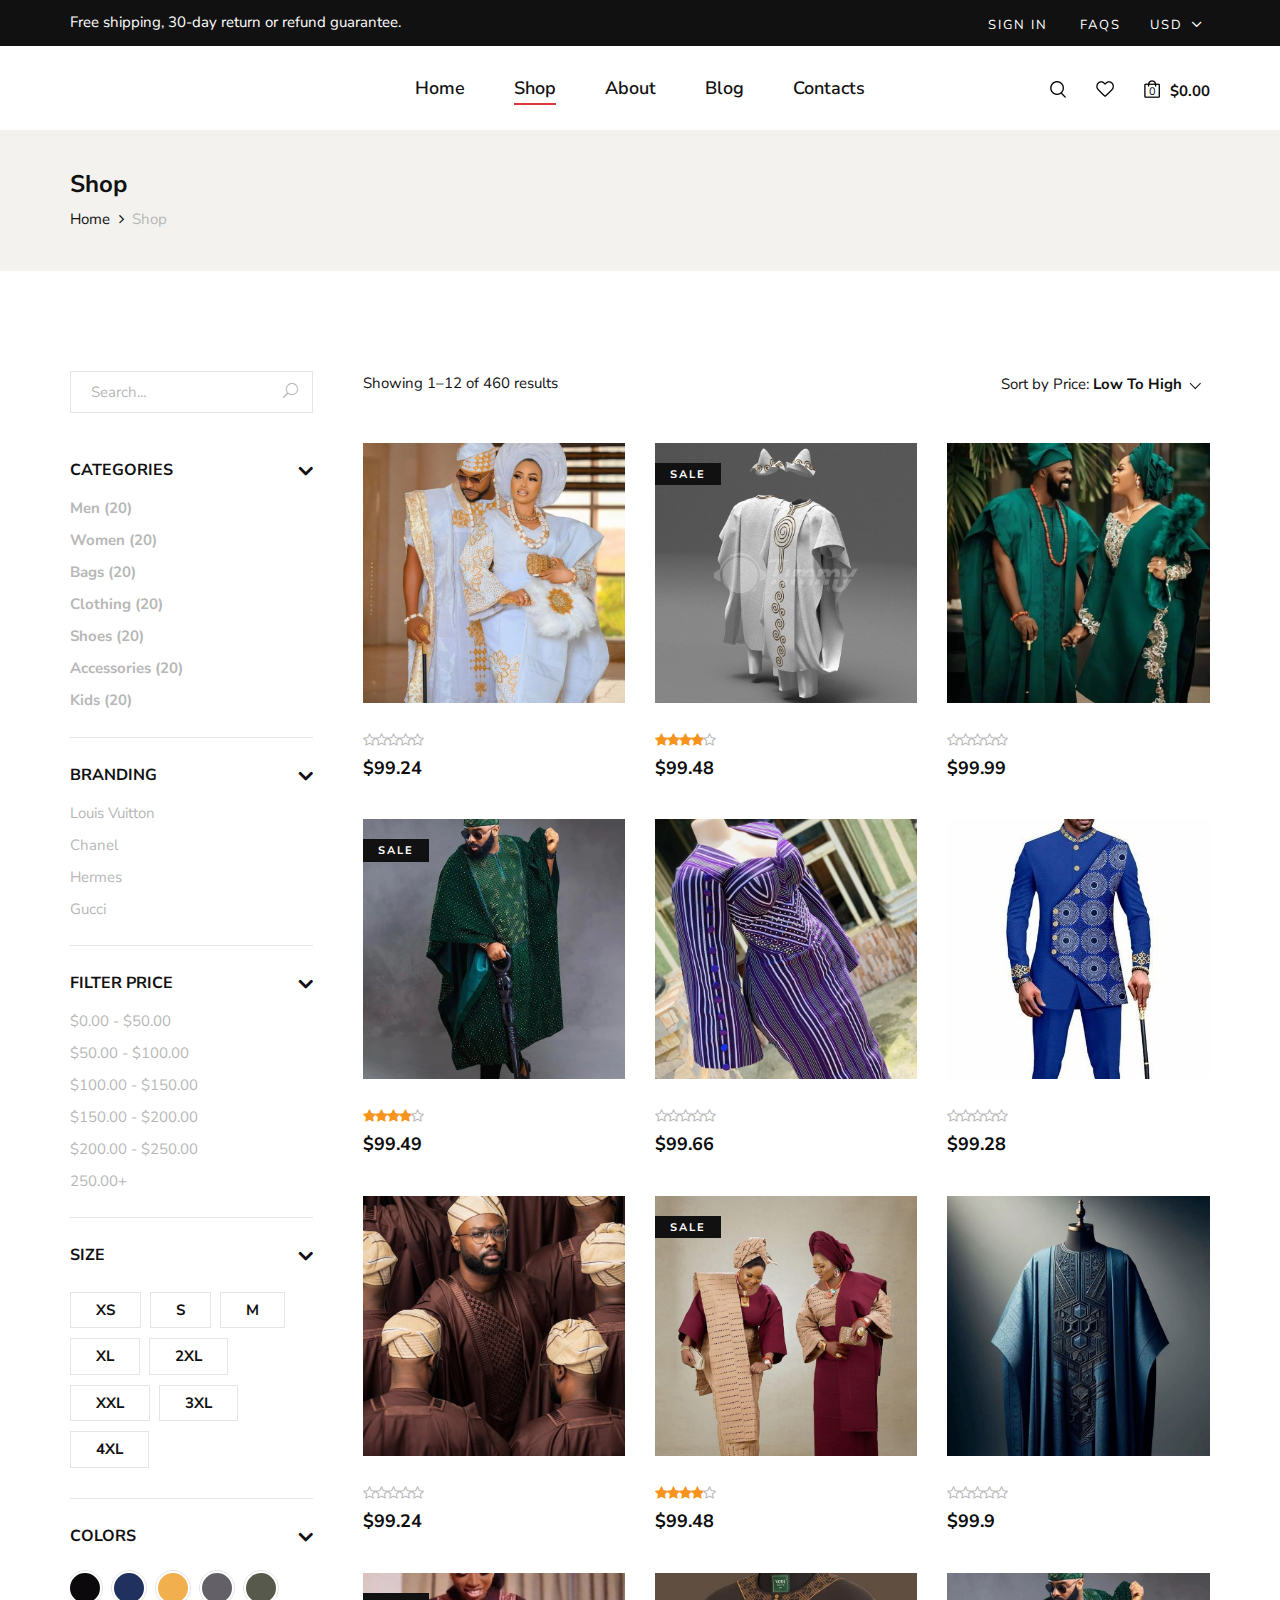
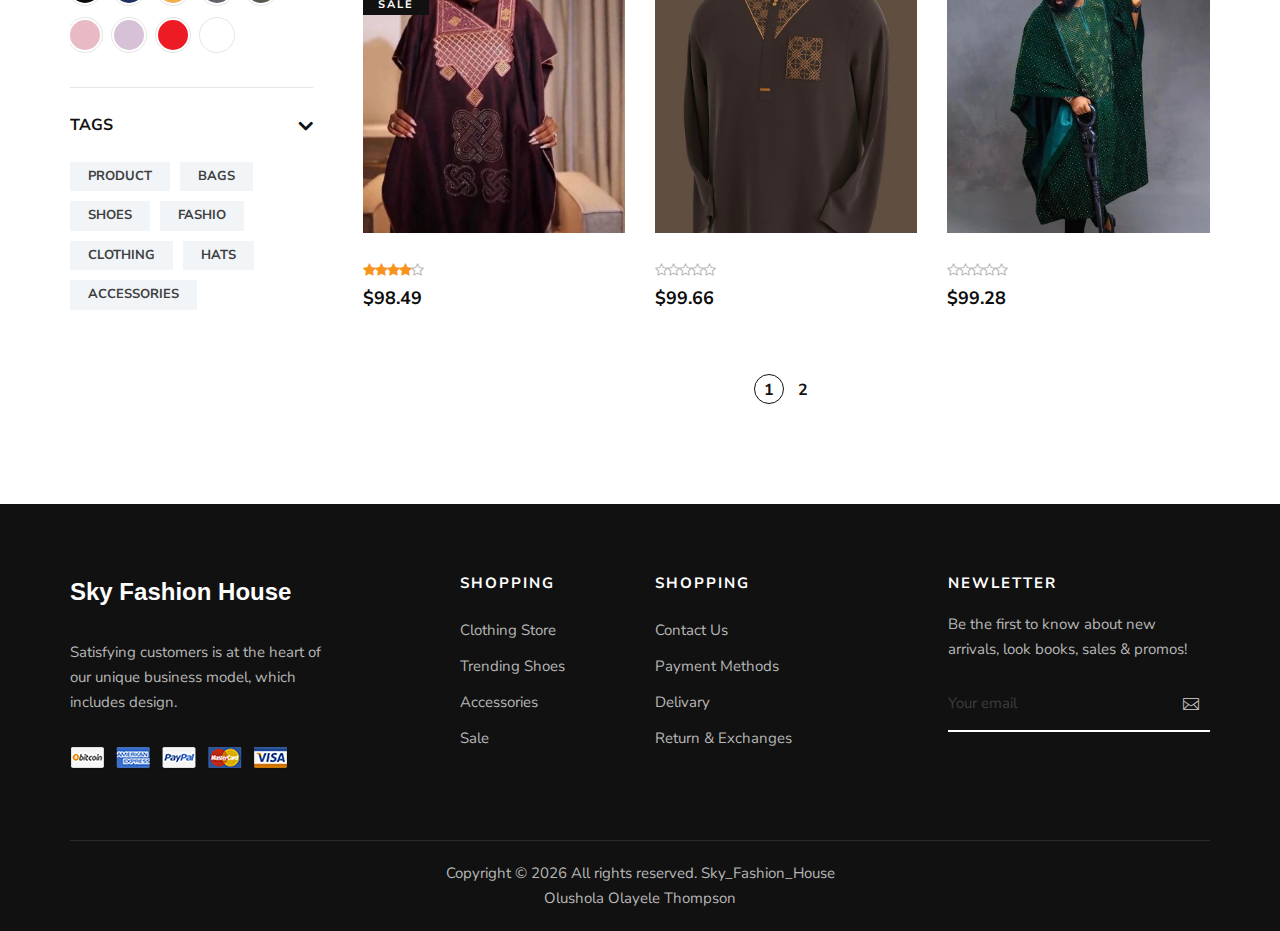
<file: shop2.html>
<!DOCTYPE html>
<html lang="zxx">

<head>
    <meta charset="UTF-8">
    <meta name="description" content="Male_Fashion Template">
    <meta name="keywords" content="Male_Fashion, unica, creative, html">
    <meta name="viewport" content="width=device-width, initial-scale=1.0">
    <meta http-equiv="X-UA-Compatible" content="ie=edge">
    <title>Sky Fashion House</title>

    <!-- Google Font -->
    <link href="https://fonts.googleapis.com/css2?family=Nunito+Sans:wght@300;400;600;700;800;900&display=swap"
    rel="stylesheet">

    <!-- Css Styles -->
    <link rel="stylesheet" href="css/bootstrap.min.css" type="text/css">
    <link rel="stylesheet" href="css/font-awesome.min.css" type="text/css">
    <link rel="stylesheet" href="css/elegant-icons.css" type="text/css">
    <link rel="stylesheet" href="css/magnific-popup.css" type="text/css">
    <link rel="stylesheet" href="css/nice-select.css" type="text/css">
    <link rel="stylesheet" href="css/owl.carousel.min.css" type="text/css">
    <link rel="stylesheet" href="css/slicknav.min.css" type="text/css">
    <link rel="stylesheet" href="css/style.css" type="text/css">
</head>

<body>
    <!-- Page Preloder -->
    <div id="preloder">
        <div class="loader"></div>
    </div>

    <!-- Offcanvas Menu Begin -->
    <!-- <div class="offcanvas-menu-overlay"></div>
    <div class="offcanvas-menu-wrapper">
        <div class="offcanvas__option">
            <div class="offcanvas__links">
                <a href="#">Sign in</a>
                <a href="#">FAQs</a>
            </div>
            <div class="offcanvas__top__hover">
                <span>Usd <i class="arrow_carrot-down"></i></span>
                <ul>
                    <li>USD</li>
                    <li>EUR</li>
                    <li>USD</li>
                    <li>NGN</li>
                </ul>
            </div>
        </div>
        <div class="offcanvas__nav__option">
            <a href="#" class="search-switch"><img src="img/icon/search.png" alt=""></a>
            <a href="#"><img src="img/icon/heart.png" alt=""></a>
            <a href="#"><img src="img/icon/cart.png" alt=""> <span>0</span></a>
            <div class="price">$0.00</div>
        </div>
        <div id="mobile-menu-wrap"></div>
        <div class="offcanvas__text">
            <p>Free shipping, 30-day return or refund guarantee.</p>
        </div>
    </div> -->
    <!-- Offcanvas Menu End -->

    <!-- Header Section Begin -->
    <header class="header">
        <div class="header__top">
            <div class="container">
                <div class="row">
                    <div class="col-lg-6 col-md-7">
                        <div class="header__top__left">
                            <p>Free shipping, 30-day return or refund guarantee.</p>
                        </div>
                    </div>
                    <div class="col-lg-6 col-md-5">
                        <div class="header__top__right">
                            <div class="header__top__links">
                                <a href="#">Sign in</a>
                                <a href="#">FAQs</a>
                            </div>
                            <div class="header__top__hover">
                                <span>Usd <i class="arrow_carrot-down"></i></span>
                                <ul>
                                    <li>USD</li>
                                    <li>EUR</li>
                                    <li>USD</li>
                                    <li>NGN</li>
                                </ul>
                            </div>
                        </div>
                    </div>
                </div>
            </div>
        </div>
        <div class="container">
            <div class="row">
                <div class="col-lg-3 col-md-3">
                    <div class="header__logo">
                        <a href="./index.html"><h2></h2></a>
                    </div>
                </div>
                <div class="col-lg-6 col-md-6">
                    <nav class="header__menu mobile-menu">
                        <ul>
                            <li><a href="./index.html">Home</a></li>
                            <li class="active"><a href="./shop.html">Shop</a></li>
                            <li><a href="./about.html">About</a></li>
                            <!-- <li><a href="#">Pages</a>
                                <ul class="dropdown">
                                    <li><a href="./about.html">About Us</a></li>
                                    <li><a href="./shop-details.html">Shop Details</a></li>
                                    <li><a href="./shopping-cart.html">Shopping Cart</a></li>
                                    <li><a href="./checkout.html">Check Out</a></li>
                                    <li><a href="./blog-details.html">Blog Details</a></li>
                                </ul> -->
                            </li>
                            <li><a href="./blog.html">Blog</a></li>
                            <li><a href="./contact.html">Contacts</a></li>
                        </ul>
                    </nav>
                </div>
                <div class="col-lg-3 col-md-3">
                    <div class="header__nav__option">
                        <a href="#" class="search-switch"><img src="img/icon/search.png" alt=""></a>
                        <a href="#"><img src="img/icon/heart.png" alt=""></a>
                        <a href="#"><img src="img/icon/cart.png" alt=""> <span>0</span></a>
                        <div class="price">$0.00</div>
                    </div>
                </div>
            </div>
            <div class="canvas__open"><i class="fa fa-bars"></i></div>
        </div>
    </header>
    <!-- Header Section End -->

    <!-- Breadcrumb Section Begin -->
    <section class="breadcrumb-option">
        <div class="container">
            <div class="row">
                <div class="col-lg-12">
                    <div class="breadcrumb__text">
                        <h4>Shop</h4>
                        <div class="breadcrumb__links">
                            <a href="./index.html">Home</a>
                            <span>Shop</span>
                        </div>
                    </div>
                </div>
            </div>
        </div>
    </section>
    <!-- Breadcrumb Section End -->

    <!-- Shop Section Begin -->
    <section class="shop spad">
        <div class="container">
            <div class="row">
                <div class="col-lg-3">
                    <div class="shop__sidebar">
                        <div class="shop__sidebar__search">
                            <form action="#">
                                <input type="text" placeholder="Search...">
                                <button type="submit"><span class="icon_search"></span></button>
                            </form>
                        </div>
                        <div class="shop__sidebar__accordion">
                            <div class="accordion" id="accordionExample">
                                <div class="card" style="font-weight:bold; color:black;">
                                    <div class="card-heading">
                                        <a data-toggle="collapse" data-target="#collapseOne">Categories</a>
                                    </div>
                                    <div id="collapseOne" class="collapse show" data-parent="#accordionExample">
                                        <div class="card-body">
                                            <div class="shop__sidebar__categories">
                                                <ul class="nice-scroll" >
                                                    <li><a href="#">Men (20)</a></li>
                                                    <li><a href="#">Women (20)</a></li>
                                                    <li><a href="#">Bags (20)</a></li>
                                                    <li><a href="#">Clothing (20)</a></li>
                                                    <li><a href="#">Shoes (20)</a></li>
                                                    <li><a href="#">Accessories (20)</a></li>
                                                    <li><a href="#">Kids (20)</a></li>
                                                    <li><a href="#">Kids (20)</a></li>
                                                    <li><a href="#">Kids (20)</a></li>
                                                </ul>
                                            </div>
                                        </div>
                                    </div>
                                </div>
                                <div class="card">
                                    <div class="card-heading">
                                        <a data-toggle="collapse" data-target="#collapseTwo">Branding</a>
                                    </div>
                                    <div id="collapseTwo" class="collapse show" data-parent="#accordionExample">
                                        <div class="card-body">
                                            <div class="shop__sidebar__brand">
                                                <ul>
                                                    <li><a href="#">Louis Vuitton</a></li>
                                                    <li><a href="#">Chanel</a></li>
                                                    <li><a href="#">Hermes</a></li>
                                                    <li><a href="#">Gucci</a></li>
                                                </ul>
                                            </div>
                                        </div>
                                    </div>
                                </div>
                                <div class="card">
                                    <div class="card-heading">
                                        <a data-toggle="collapse" data-target="#collapseThree">Filter Price</a>
                                    </div>
                                    <div id="collapseThree" class="collapse show" data-parent="#accordionExample">
                                        <div class="card-body">
                                            <div class="shop__sidebar__price">
                                                <ul>
                                                    <li><a href="#">$0.00 - $50.00</a></li>
                                                    <li><a href="#">$50.00 - $100.00</a></li>
                                                    <li><a href="#">$100.00 - $150.00</a></li>
                                                    <li><a href="#">$150.00 - $200.00</a></li>
                                                    <li><a href="#">$200.00 - $250.00</a></li>
                                                    <li><a href="#">250.00+</a></li>
                                                </ul>
                                            </div>
                                        </div>
                                    </div>
                                </div>
                                <div class="card">
                                    <div class="card-heading">
                                        <a data-toggle="collapse" data-target="#collapseFour">Size</a>
                                    </div>
                                    <div id="collapseFour" class="collapse show" data-parent="#accordionExample">
                                        <div class="card-body">
                                            <div class="shop__sidebar__size">
                                                <label for="xs">xs
                                                    <input type="radio" id="xs">
                                                </label>
                                                <label for="sm">s
                                                    <input type="radio" id="sm">
                                                </label>
                                                <label for="md">m
                                                    <input type="radio" id="md">
                                                </label>
                                                <label for="xl">xl
                                                    <input type="radio" id="xl">
                                                </label>
                                                <label for="2xl">2xl
                                                    <input type="radio" id="2xl">
                                                </label>
                                                <label for="xxl">xxl
                                                    <input type="radio" id="xxl">
                                                </label>
                                                <label for="3xl">3xl
                                                    <input type="radio" id="3xl">
                                                </label>
                                                <label for="4xl">4xl
                                                    <input type="radio" id="4xl">
                                                </label>
                                            </div>
                                        </div>
                                    </div>
                                </div>
                                <div class="card">
                                    <div class="card-heading">
                                        <a data-toggle="collapse" data-target="#collapseFive">Colors</a>
                                    </div>
                                    <div id="collapseFive" class="collapse show" data-parent="#accordionExample">
                                        <div class="card-body">
                                            <div class="shop__sidebar__color">
                                                <label class="c-1" for="sp-1">
                                                    <input type="radio" id="sp-1">
                                                </label>
                                                <label class="c-2" for="sp-2">
                                                    <input type="radio" id="sp-2">
                                                </label>
                                                <label class="c-3" for="sp-3">
                                                    <input type="radio" id="sp-3">
                                                </label>
                                                <label class="c-4" for="sp-4">
                                                    <input type="radio" id="sp-4">
                                                </label>
                                                <label class="c-5" for="sp-5">
                                                    <input type="radio" id="sp-5">
                                                </label>
                                                <label class="c-6" for="sp-6">
                                                    <input type="radio" id="sp-6">
                                                </label>
                                                <label class="c-7" for="sp-7">
                                                    <input type="radio" id="sp-7">
                                                </label>
                                                <label class="c-8" for="sp-8">
                                                    <input type="radio" id="sp-8">
                                                </label>
                                                <label class="c-9" for="sp-9">
                                                    <input type="radio" id="sp-9">
                                                </label>
                                            </div>
                                        </div>
                                    </div>
                                </div>
                                <div class="card">
                                    <div class="card-heading">
                                        <a data-toggle="collapse" data-target="#collapseSix">Tags</a>
                                    </div>
                                    <div id="collapseSix" class="collapse show" data-parent="#accordionExample">
                                        <div class="card-body">
                                            <div class="shop__sidebar__tags">
                                                <a href="#">Product</a>
                                                <a href="#">Bags</a>
                                                <a href="#">Shoes</a>
                                                <a href="#">Fashio</a>
                                                <a href="#">Clothing</a>
                                                <a href="#">Hats</a>
                                                <a href="#">Accessories</a>
                                            </div>
                                        </div>
                                    </div>
                                </div>
                            </div>
                        </div>
                    </div>
                </div>
                <div class="col-lg-9">
                    <div class="shop__product__option">
                        <div class="row">
                            <div class="col-lg-6 col-md-6 col-sm-6">
                                <div class="shop__product__option__left">
                                    <p>Showing 1–12 of 460 results</p>
                                </div>
                            </div>
                            <div class="col-lg-6 col-md-6 col-sm-6">
                                <div class="shop__product__option__right">
                                    <p>Sort by Price:</p>
                                    <select>
                                        <option value="">Low To High</option>
                                        <option value="">$0 - $55</option>
                                        <option value="">$55 - $100</option>
                                    </select>
                                </div>
                            </div>
                        </div>
                    </div>
                    <div class="row">
                        <div class="col-lg-4 col-md-6 col-sm-6">
                            <div class="product__item" id="pro-post1">
                                <div class="product__item__pic set-bg" data-setbg="img/product/product-1.jpg">
                                    <ul class="product__hover">
                                        <li><a href="#"><img src="img/icon/heart.png" alt=""></a></li>
                                        <li><a href="#"><img src="img/icon/compare.png" alt=""> <span>Compare</span></a>
                                        </li>
                                        <li><a href="#"><img src="img/icon/search.png" alt=""></a></li>
                                    </ul>
                                </div>
                                <div class="product__item__text">
                                    <!-- <h6>Piqué Biker Jacket</h6> -->
                                    <a href="#" class="add-cart">+ Add To Cart</a>
                                    <div class="rating">
                                        <i class="fa fa-star-o"></i>
                                        <i class="fa fa-star-o"></i>
                                        <i class="fa fa-star-o"></i>
                                        <i class="fa fa-star-o"></i>
                                        <i class="fa fa-star-o"></i>
                                    </div>
                                    <h5>$99.24</h5>
                                    <div class="product__color__select">
                                        <label for="pc-4">
                                            <input type="radio" id="pc-4">
                                        </label>
                                        <label class="active black" for="pc-5">
                                            <input type="radio" id="pc-5">
                                        </label>
                                        <label class="grey" for="pc-6">
                                            <input type="radio" id="pc-6">
                                        </label>
                                    </div>
                                </div>
                            </div>
                        </div>
                        <div class="col-lg-4 col-md-6 col-sm-6">
                            <div class="product__item sale">
                                <div class="product__item__pic set-bg" data-setbg="img/product/product-2.jpg">
                                    <span class="label">Sale</span>
                                    <ul class="product__hover">
                                        <li><a href="#"><img src="img/icon/heart.png" alt=""></a></li>
                                        <li><a href="#"><img src="img/icon/compare.png" alt=""> <span>Compare</span></a>
                                        </li>
                                        <li><a href="#"><img src="img/icon/search.png" alt=""></a></li>
                                    </ul>
                                </div>
                                <div class="product__item__text">
                                    <!-- <h6>Multi-pocket Chest Bag</h6> -->
                                    <a href="#" class="add-cart">+ Add To Cart</a>
                                    <div class="rating">
                                        <i class="fa fa-star"></i>
                                        <i class="fa fa-star"></i>
                                        <i class="fa fa-star"></i>
                                        <i class="fa fa-star"></i>
                                        <i class="fa fa-star-o"></i>
                                    </div>
                                    <h5>$99.48</h5>
                                    <div class="product__color__select">
                                        <label for="pc-7">
                                            <input type="radio" id="pc-7">
                                        </label>
                                        <label class="active black" for="pc-8">
                                            <input type="radio" id="pc-8">
                                        </label>
                                        <label class="grey" for="pc-9">
                                            <input type="radio" id="pc-9">
                                        </label>
                                    </div>
                                </div>
                            </div>
                        </div>
                        <div class="col-lg-4 col-md-6 col-sm-6">
                            <div class="product__item">
                                <div class="product__item__pic set-bg" data-setbg="img/product/product-3.jpg">
                                    <ul class="product__hover">
                                        <li><a href="#"><img src="img/icon/heart.png" alt=""></a></li>
                                        <li><a href="#"><img src="img/icon/compare.png" alt=""> <span>Compare</span></a>
                                        </li>
                                        <li><a href="#"><img src="img/icon/search.png" alt=""></a></li>
                                    </ul>
                                </div>
                                <div class="product__item__text">
                                    <!-- <h6>Diagonal Textured Cap</h6> -->
                                    <a href="#" class="add-cart">+ Add To Cart</a>
                                    <div class="rating">
                                        <i class="fa fa-star-o"></i>
                                        <i class="fa fa-star-o"></i>
                                        <i class="fa fa-star-o"></i>
                                        <i class="fa fa-star-o"></i>
                                        <i class="fa fa-star-o"></i>
                                    </div>
                                    <h5>$99.99</h5>
                                    <div class="product__color__select">
                                        <label for="pc-10">
                                            <input type="radio" id="pc-10">
                                        </label>
                                        <label class="active black" for="pc-11">
                                            <input type="radio" id="pc-11">
                                        </label>
                                        <label class="grey" for="pc-12">
                                            <input type="radio" id="pc-12">
                                        </label>
                                    </div>
                                </div>
                            </div>
                        </div>
                        <div class="col-lg-4 col-md-6 col-sm-6">
                            <div class="product__item sale">
                                <div class="product__item__pic set-bg" data-setbg="img/product/product-4.jpg">
                                    <span class="label">Sale</span>
                                    <ul class="product__hover">
                                        <li><a href="#"><img src="img/icon/heart.png" alt=""></a></li>
                                        <li><a href="#"><img src="img/icon/compare.png" alt=""> <span>Compare</span></a>
                                        </li>
                                        <li><a href="#"><img src="img/icon/search.png" alt=""></a></li>
                                    </ul>
                                </div>
                                <div class="product__item__text">
                                    <!-- <h6>Ankle Boots</h6> -->
                                    <a href="#" class="add-cart">+ Add To Cart</a>
                                    <div class="rating">
                                        <i class="fa fa-star"></i>
                                        <i class="fa fa-star"></i>
                                        <i class="fa fa-star"></i>
                                        <i class="fa fa-star"></i>
                                        <i class="fa fa-star-o"></i>
                                    </div>
                                    <h5>$99.49</h5>
                                    <div class="product__color__select">
                                        <label for="pc-16">
                                            <input type="radio" id="pc-16">
                                        </label>
                                        <label class="active black" for="pc-17">
                                            <input type="radio" id="pc-17">
                                        </label>
                                        <label class="grey" for="pc-18">
                                            <input type="radio" id="pc-18">
                                        </label>
                                    </div>
                                </div>
                            </div>
                        </div>
                        <div class="col-lg-4 col-md-6 col-sm-6">
                            <div class="product__item">
                                <div class="product__item__pic set-bg" data-setbg="img/product/product-5.jpg">
                                    <ul class="product__hover">
                                        <li><a href="#"><img src="img/icon/heart.png" alt=""></a></li>
                                        <li><a href="#"><img src="img/icon/compare.png" alt=""> <span>Compare</span></a>
                                        </li>
                                        <li><a href="#"><img src="img/icon/search.png" alt=""></a></li>
                                    </ul>
                                </div>
                                <div class="product__item__text">
                                    <!-- <h6>T-shirt Contrast Pocket</h6> -->
                                    <a href="#" class="add-cart">+ Add To Cart</a>
                                    <div class="rating">
                                        <i class="fa fa-star-o"></i>
                                        <i class="fa fa-star-o"></i>
                                        <i class="fa fa-star-o"></i>
                                        <i class="fa fa-star-o"></i>
                                        <i class="fa fa-star-o"></i>
                                    </div>
                                    <h5>$99.66</h5>
                                    <div class="product__color__select">
                                        <label for="pc-19">
                                            <input type="radio" id="pc-19">
                                        </label>
                                        <label class="active black" for="pc-20">
                                            <input type="radio" id="pc-20">
                                        </label>
                                        <label class="grey" for="pc-21">
                                            <input type="radio" id="pc-21">
                                        </label>
                                    </div>
                                </div>
                            </div>
                        </div>
                        <div class="col-lg-4 col-md-6 col-sm-6">
                            <div class="product__item">
                                <div class="product__item__pic set-bg" data-setbg="img/product/product-6.jpg">
                                    <ul class="product__hover">
                                        <li><a href="#"><img src="img/icon/heart.png" alt=""></a></li>
                                        <li><a href="#"><img src="img/icon/compare.png" alt=""> <span>Compare</span></a>
                                        </li>
                                        <li><a href="#"><img src="img/icon/search.png" alt=""></a></li>
                                    </ul>
                                </div>
                                <div class="product__item__text">
                                    <!-- <h6>Basic Flowing Scarf</h6> -->
                                    <a href="#" class="add-cart">+ Add To Cart</a>
                                    <div class="rating">
                                        <i class="fa fa-star-o"></i>
                                        <i class="fa fa-star-o"></i>
                                        <i class="fa fa-star-o"></i>
                                        <i class="fa fa-star-o"></i>
                                        <i class="fa fa-star-o"></i>
                                    </div>
                                    <h5>$99.28</h5>
                                    <div class="product__color__select">
                                        <label for="pc-22">
                                            <input type="radio" id="pc-22">
                                        </label>
                                        <label class="active black" for="pc-23">
                                            <input type="radio" id="pc-23">
                                        </label>
                                        <label class="grey" for="pc-24">
                                            <input type="radio" id="pc-24">
                                        </label>
                                    </div>
                                </div>
                            </div>
                        </div>
                        <div class="col-lg-4 col-md-6 col-sm-6">
                            <div class="product__item">
                                <div class="product__item__pic set-bg" data-setbg="img/product/product-7.jpg">
                                    <ul class="product__hover">
                                        <li><a href="#"><img src="img/icon/heart.png" alt=""></a></li>
                                        <li><a href="#"><img src="img/icon/compare.png" alt=""> <span>Compare</span></a>
                                        </li>
                                        <li><a href="#"><img src="img/icon/search.png" alt=""></a></li>
                                    </ul>
                                </div>
                                <div class="product__item__text">
                                    <!-- <h6>Piqué Biker Jacket</h6> -->
                                    <a href="#" class="add-cart">+ Add To Cart</a>
                                    <div class="rating">
                                        <i class="fa fa-star-o"></i>
                                        <i class="fa fa-star-o"></i>
                                        <i class="fa fa-star-o"></i>
                                        <i class="fa fa-star-o"></i>
                                        <i class="fa fa-star-o"></i>
                                    </div>
                                    <h5>$99.24</h5>
                                    <div class="product__color__select">
                                        <label for="pc-25">
                                            <input type="radio" id="pc-25">
                                        </label>
                                        <label class="active black" for="pc-26">
                                            <input type="radio" id="pc-26">
                                        </label>
                                        <label class="grey" for="pc-27">
                                            <input type="radio" id="pc-27">
                                        </label>
                                    </div>
                                </div>
                            </div>
                        </div>
                        <div class="col-lg-4 col-md-6 col-sm-6">
                            <div class="product__item sale">
                                <div class="product__item__pic set-bg" data-setbg="img/product/product-8.jpg">
                                    <span class="label">Sale</span>
                                    <ul class="product__hover">
                                        <li><a href="#"><img src="img/icon/heart.png" alt=""></a></li>
                                        <li><a href="#"><img src="img/icon/compare.png" alt=""> <span>Compare</span></a>
                                        </li>
                                        <li><a href="#"><img src="img/icon/search.png" alt=""></a></li>
                                    </ul>
                                </div>
                                <div class="product__item__text">
                                    <!-- <h6>Multi-pocket Chest Bag</h6> -->
                                    <a href="#" class="add-cart">+ Add To Cart</a>
                                    <div class="rating">
                                        <i class="fa fa-star"></i>
                                        <i class="fa fa-star"></i>
                                        <i class="fa fa-star"></i>
                                        <i class="fa fa-star"></i>
                                        <i class="fa fa-star-o"></i>
                                    </div>
                                    <h5>$99.48</h5>
                                    <div class="product__color__select">
                                        <label for="pc-28">
                                            <input type="radio" id="pc-28">
                                        </label>
                                        <label class="active black" for="pc-29">
                                            <input type="radio" id="pc-29">
                                        </label>
                                        <label class="grey" for="pc-30">
                                            <input type="radio" id="pc-30">
                                        </label>
                                    </div>
                                </div>
                            </div>
                        </div>
                        <div class="col-lg-4 col-md-6 col-sm-6">
                            <div class="product__item">
                                <div class="product__item__pic set-bg" data-setbg="img/product/product-9.jpg">
                                    <ul class="product__hover">
                                        <li><a href="#"><img src="img/icon/heart.png" alt=""></a></li>
                                        <li><a href="#"><img src="img/icon/compare.png" alt=""> <span>Compare</span></a>
                                        </li>
                                        <li><a href="#"><img src="img/icon/search.png" alt=""></a></li>
                                    </ul>
                                </div>
                                <div class="product__item__text">
                                    <!-- <h6>Diagonal Textured Cap</h6> -->
                                    <a href="#" class="add-cart">+ Add To Cart</a>
                                    <div class="rating">
                                        <i class="fa fa-star-o"></i>
                                        <i class="fa fa-star-o"></i>
                                        <i class="fa fa-star-o"></i>
                                        <i class="fa fa-star-o"></i>
                                        <i class="fa fa-star-o"></i>
                                    </div>
                                    <h5>$99.9</h5>
                                    <div class="product__color__select">
                                        <label for="pc-31">
                                            <input type="radio" id="pc-31">
                                        </label>
                                        <label class="active black" for="pc-32">
                                            <input type="radio" id="pc-32">
                                        </label>
                                        <label class="grey" for="pc-33">
                                            <input type="radio" id="pc-33">
                                        </label>
                                    </div>
                                </div>
                            </div>
                        </div>
                        <div class="col-lg-4 col-md-6 col-sm-6">
                            <div class="product__item sale">
                                <div class="product__item__pic set-bg" data-setbg="img/product/product-10.jpg">
                                    <span class="label">Sale</span>
                                    <ul class="product__hover">
                                        <li><a href="#"><img src="img/icon/heart.png" alt=""></a></li>
                                        <li><a href="#"><img src="img/icon/compare.png" alt=""> <span>Compare</span></a>
                                        </li>
                                        <li><a href="#"><img src="img/icon/search.png" alt=""></a></li>
                                    </ul>
                                </div>
                                <div class="product__item__text">
                                    <!-- <h6>Ankle Boots</h6> -->
                                    <a href="#" class="add-cart">+ Add To Cart</a>
                                    <div class="rating">
                                        <i class="fa fa-star"></i>
                                        <i class="fa fa-star"></i>
                                        <i class="fa fa-star"></i>
                                        <i class="fa fa-star"></i>
                                        <i class="fa fa-star-o"></i>
                                    </div>
                                    <h5>$98.49</h5>
                                    <div class="product__color__select">
                                        <label for="pc-34">
                                            <input type="radio" id="pc-34">
                                        </label>
                                        <label class="active black" for="pc-35">
                                            <input type="radio" id="pc-35">
                                        </label>
                                        <label class="grey" for="pc-36">
                                            <input type="radio" id="pc-36">
                                        </label>
                                    </div>
                                </div>
                            </div>
                        </div>
                        <div class="col-lg-4 col-md-6 col-sm-6">
                            <div class="product__item">
                                <div class="product__item__pic set-bg" data-setbg="img/product/product-11.jpg">
                                    <ul class="product__hover">
                                        <li><a href="#"><img src="img/icon/heart.png" alt=""></a></li>
                                        <li><a href="#"><img src="img/icon/compare.png" alt=""> <span>Compare</span></a>
                                        </li>
                                        <li><a href="#"><img src="img/icon/search.png" alt=""></a></li>
                                    </ul>
                                </div>
                                <div class="product__item__text">
                                    <!-- <h6>T-shirt Contrast Pocket</h6> -->
                                    <a href="#" class="add-cart">+ Add To Cart</a>
                                    <div class="rating">
                                        <i class="fa fa-star-o"></i>
                                        <i class="fa fa-star-o"></i>
                                        <i class="fa fa-star-o"></i>
                                        <i class="fa fa-star-o"></i>
                                        <i class="fa fa-star-o"></i>
                                    </div>
                                    <h5>$99.66</h5>
                                    <div class="product__color__select">
                                        <label for="pc-37">
                                            <input type="radio" id="pc-37">
                                        </label>
                                        <label class="active black" for="pc-38">
                                            <input type="radio" id="pc-38">
                                        </label>
                                        <label class="grey" for="pc-39">
                                            <input type="radio" id="pc-39">
                                        </label>
                                    </div>
                                </div>
                            </div>
                        </div>
                        <div class="col-lg-4 col-md-6 col-sm-6">
                            <div class="product__item">
                                <div class="product__item__pic set-bg" data-setbg="img/product/product-12.jpg">
                                    <ul class="product__hover">
                                        <li><a href="#"><img src="img/icon/heart.png" alt=""></a></li>
                                        <li><a href="#"><img src="img/icon/compare.png" alt=""> <span>Compare</span></a>
                                        </li>
                                        <li><a href="#"><img src="img/icon/search.png" alt=""></a></li>
                                    </ul>
                                </div>
                                <div class="product__item__text">
                                    <!-- <h6>Basic Flowing Scarf</h6> -->
                                    <a href="#" class="add-cart">+ Add To Cart</a>
                                    <div class="rating">
                                        <i class="fa fa-star-o"></i>
                                        <i class="fa fa-star-o"></i>
                                        <i class="fa fa-star-o"></i>
                                        <i class="fa fa-star-o"></i>
                                        <i class="fa fa-star-o"></i>
                                    </div>
                                    <h5>$99.28</h5>
                                    <div class="product__color__select">
                                        <label for="pc-40">
                                            <input type="radio" id="pc-40">
                                        </label>
                                        <label class="active black" for="pc-41">
                                            <input type="radio" id="pc-41">
                                        </label>
                                        <label class="grey" for="pc-42">
                                            <input type="radio" id="pc-42">
                                        </label>
                                    </div>
                                </div>
                            </div>
                        </div>
                    </div>
                    <div class="row">
                        <div class="col-lg-12">
                            <div class="product__pagination">
                                <a class="active" href="./shop.html">1</a>
                                <a href="#">2</a>
                                <!-- <a href="#">3</a>
                                <span>...</span>
                                <a href="#">21</a>
                            </div> -->
                        </div>
                    </div>
                </div>
            </div>
        </div>
    </section>
    <!-- Shop Section End -->

    <!-- Footer Section Begin -->
    <footer class="footer">
        <div class="container">
            <div class="row">
                <div class="col-lg-3 col-md-6 col-sm-6">
                    <div class="footer__about">
                        <div class="footer__logo">
                        <b style="font-size: x-large; font-weight:bold; font-family:Verdana, Geneva, Tahoma, sans-serif; color:white;">Sky Fashion House</b>
                        </div>
                        <p>Satisfying customers is at the heart of our unique business model, which includes design.</p>
                        <a href="#"><img src="img/payment.png" alt=""></a>
                    </div>
                </div>
                <div class="col-lg-2 offset-lg-1 col-md-3 col-sm-6">
                    <div class="footer__widget">
                        <h6>Shopping</h6>
                        <ul>
                            <li><a href="#">Clothing Store</a></li>
                            <li><a href="#">Trending Shoes</a></li>
                            <li><a href="#">Accessories</a></li>
                            <li><a href="#">Sale</a></li>
                        </ul>
                    </div>
                </div>
                <div class="col-lg-2 col-md-3 col-sm-6">
                    <div class="footer__widget">
                        <h6>Shopping</h6>
                        <ul>
                            <li><a href="#">Contact Us</a></li>
                            <li><a href="#">Payment Methods</a></li>
                            <li><a href="#">Delivary</a></li>
                            <li><a href="#">Return & Exchanges</a></li>
                        </ul>
                    </div>
                </div>
                <div class="col-lg-3 offset-lg-1 col-md-6 col-sm-6">
                    <div class="footer__widget">
                        <h6>NewLetter</h6>
                        <div class="footer__newslatter">
                            <p>Be the first to know about new arrivals, look books, sales & promos!</p>
                            <form action="#">
                                <input type="text" placeholder="Your email">
                                <button type="submit"><span class="icon_mail_alt"></span></button>
                            </form>
                        </div>
                    </div>
                </div>
            </div>
            <div class="row">
                <div class="col-lg-12 text-center">
                    <div class="footer__copyright__text">
                        <!-- Link back to Colorlib can't be removed. Template is licensed under CC BY 3.0. -->
                        <p>Copyright ©
                            <script>
                                document.write(new Date().getFullYear());
                            </script>
                            All rights reserved. Sky_Fashion_House <br>
                            Olushola Olayele Thompson
                            
                        <!-- Link back to Colorlib can't be removed. Template is licensed under CC BY 3.0. -->
                    </div>
                </div>
            </div>
        </div>
    </footer>
    <!-- Footer Section End -->

    <!-- Search Begin -->
    <div class="search-model">
        <div class="h-100 d-flex align-items-center justify-content-center">
            <div class="search-close-switch">+</div>
            <form class="search-model-form">
                <input type="text" id="search-input" placeholder="Search here.....">
            </form>
        </div>
    </div>
    <!-- Search End -->

    <!-- Js Plugins -->
    <script src="js/jquery-3.3.1.min.js"></script>
    <script src="js/bootstrap.min.js"></script>
    <script src="js/jquery.nice-select.min.js"></script>
    <script src="js/jquery.nicescroll.min.js"></script>
    <script src="js/jquery.magnific-popup.min.js"></script>
    <script src="js/jquery.countdown.min.js"></script>
    <script src="js/jquery.slicknav.js"></script>
    <script src="js/mixitup.min.js"></script>
    <script src="js/owl.carousel.min.js"></script>
    <script src="js/main.js"></script>
</body>

</html>
</file>
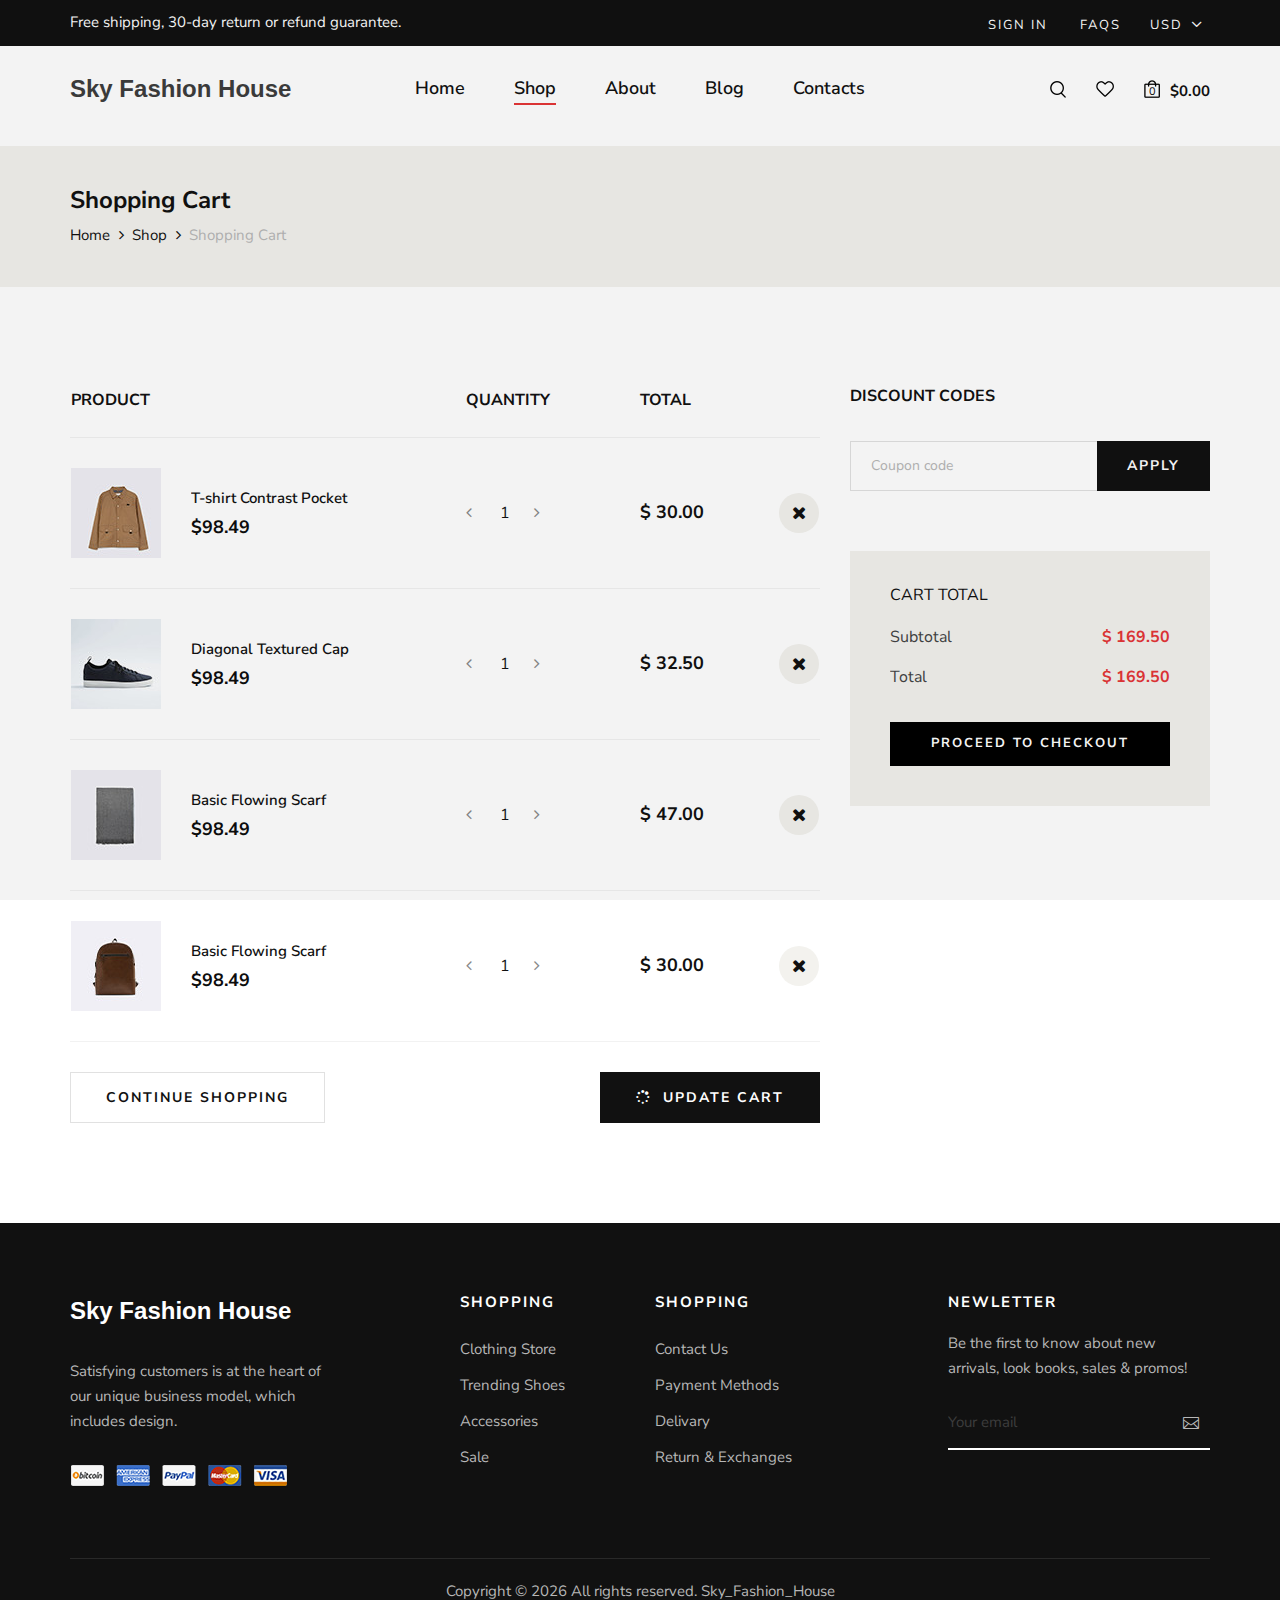
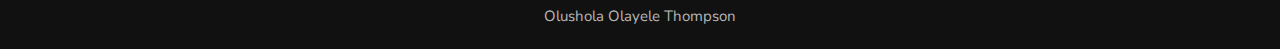
<file: shopping-cart.html>
<!DOCTYPE html>
<html lang="zxx">

<head>
    <meta charset="UTF-8">
    <meta name="description" content="Male_Fashion Template">
    <meta name="keywords" content="Male_Fashion, unica, creative, html">
    <meta name="viewport" content="width=device-width, initial-scale=1.0">
    <meta http-equiv="X-UA-Compatible" content="ie=edge">
    <title>Sky Fashion House</title>

    <!-- Google Font -->
    <link href="https://fonts.googleapis.com/css2?family=Nunito+Sans:wght@300;400;600;700;800;900&display=swap"
    rel="stylesheet">

    <!-- Css Styles -->
    <link rel="stylesheet" href="css/bootstrap.min.css" type="text/css">
    <link rel="stylesheet" href="css/font-awesome.min.css" type="text/css">
    <link rel="stylesheet" href="css/elegant-icons.css" type="text/css">
    <link rel="stylesheet" href="css/magnific-popup.css" type="text/css">
    <link rel="stylesheet" href="css/nice-select.css" type="text/css">
    <link rel="stylesheet" href="css/owl.carousel.min.css" type="text/css">
    <link rel="stylesheet" href="css/slicknav.min.css" type="text/css">
    <link rel="stylesheet" href="css/style.css" type="text/css">
</head>

<body>
    <!-- Page Preloder -->
    <div id="preloder">
        <div class="loader"></div>
    </div>

    <!-- Offcanvas Menu Begin -->
    <div class="offcanvas-menu-overlay"></div>
    <div class="offcanvas-menu-wrapper">
        <div class="offcanvas__option">
            <div class="offcanvas__links">
                <a href="#">Sign in</a>
                <a href="#">FAQs</a>
            </div>
            <div class="offcanvas__top__hover">
                <span>Usd <i class="arrow_carrot-down"></i></span>
                <ul>
                    <li>USD</li>
                    <li>EUR</li>
                    <li>USD</li>
                </ul>
            </div>
        </div>
        <div class="offcanvas__nav__option">
            <a href="#" class="search-switch"><img src="img/icon/search.png" alt=""></a>
            <a href="#"><img src="img/icon/heart.png" alt=""></a>
            <a href="#"><img src="img/icon/cart.png" alt=""> <span>0</span></a>
            <div class="price">$0.00</div>
        </div>
        <div id="mobile-menu-wrap"></div>
        <div class="offcanvas__text">
            <p>Free shipping, 30-day return or refund guarantee.</p>
        </div>
    </div>
    <!-- Offcanvas Menu End -->

    <!-- Header Section Begin -->
    <header class="header">
        <div class="header__top">
            <div class="container">
                <div class="row">
                    <div class="col-lg-6 col-md-7">
                        <div class="header__top__left">
                            <p>Free shipping, 30-day return or refund guarantee.</p>
                        </div>
                    </div>
                    <div class="col-lg-6 col-md-5">
                        <div class="header__top__right">
                            <div class="header__top__links">
                                <a href="#">Sign in</a>
                                <a href="#">FAQs</a>
                            </div>
                            <div class="header__top__hover">
                                <span>Usd <i class="arrow_carrot-down"></i></span>
                                <ul>
                                    <li>USD</li>
                                    <li>EUR</li>
                                    <li>USD</li>
                                </ul>
                            </div>
                        </div>
                    </div>
                </div>
            </div>
        </div>
        <div class="container">
            <div class="row">
                <div class="col-lg-3 col-md-3">
                    <div class="header__logo">
                        <a href="./index.html"><p style="font-family: Verdana, Geneva, Tahoma, sans-serif; font-weight:bold; font-size:x-large;">Sky Fashion House</p></a>
                    </div>
                </div>
                <div class="col-lg-6 col-md-6">
                    <nav class="header__menu mobile-menu">
                        <ul>
                            <li><a href="./index.html">Home</a></li>
                            <li class="active"><a href="./shop.html">Shop</a></li>
                            <li><a href="./about.html">About</a></li>
                            <!-- <li><a href="#">Pages</a>
                                <ul class="dropdown">
                                    <li><a href="./about.html">About Us</a></li>
                                    <li><a href="./shop-details.html">Shop Details</a></li>
                                    <li><a href="./shopping-cart.html">Shopping Cart</a></li>
                                    <li><a href="./checkout.html">Check Out</a></li>
                                    <li><a href="./blog-details.html">Blog Details</a></li>
                                </ul> -->
                            </li>
                            <li><a href="./blog.html">Blog</a></li>
                            <li><a href="./contact.html">Contacts</a></li>
                        </ul>
                    </nav>
                </div>
                <div class="col-lg-3 col-md-3">
                    <div class="header__nav__option">
                        <a href="#" class="search-switch"><img src="img/icon/search.png" alt=""></a>
                        <a href="#"><img src="img/icon/heart.png" alt=""></a>
                        <a href="#"><img src="img/icon/cart.png" alt=""> <span>0</span></a>
                        <div class="price">$0.00</div>
                    </div>
                </div>
            </div>
            <div class="canvas__open"><i class="fa fa-bars"></i></div>
        </div>
    </header>
    <!-- Header Section End -->

    <!-- Breadcrumb Section Begin -->
    <section class="breadcrumb-option">
        <div class="container">
            <div class="row">
                <div class="col-lg-12">
                    <div class="breadcrumb__text">
                        <h4>Shopping Cart</h4>
                        <div class="breadcrumb__links">
                            <a href="./index.html">Home</a>
                            <a href="./shop.html">Shop</a>
                            <span>Shopping Cart</span>
                        </div>
                    </div>
                </div>
            </div>
        </div>
    </section>
    <!-- Breadcrumb Section End -->

    <!-- Shopping Cart Section Begin -->
    <section class="shopping-cart spad">
        <div class="container">
            <div class="row">
                <div class="col-lg-8">
                    <div class="shopping__cart__table">
                        <table>
                            <thead>
                                <tr>
                                    <th>Product</th>
                                    <th>Quantity</th>
                                    <th>Total</th>
                                    <th></th>
                                </tr>
                            </thead>
                            <tbody>
                                <tr>
                                    <td class="product__cart__item">
                                        <div class="product__cart__item__pic">
                                            <img src="img/shopping-cart/cart-1.jpg" alt="">
                                        </div>
                                        <div class="product__cart__item__text">
                                            <h6>T-shirt Contrast Pocket</h6>
                                            <h5>$98.49</h5>
                                        </div>
                                    </td>
                                    <td class="quantity__item">
                                        <div class="quantity">
                                            <div class="pro-qty-2">
                                                <input type="text" value="1">
                                            </div>
                                        </div>
                                    </td>
                                    <td class="cart__price">$ 30.00</td>
                                    <td class="cart__close"><i class="fa fa-close"></i></td>
                                </tr>
                                <tr>
                                    <td class="product__cart__item">
                                        <div class="product__cart__item__pic">
                                            <img src="img/shopping-cart/cart-2.jpg" alt="">
                                        </div>
                                        <div class="product__cart__item__text">
                                            <h6>Diagonal Textured Cap</h6>
                                            <h5>$98.49</h5>
                                        </div>
                                    </td>
                                    <td class="quantity__item">
                                        <div class="quantity">
                                            <div class="pro-qty-2">
                                                <input type="text" value="1">
                                            </div>
                                        </div>
                                    </td>
                                    <td class="cart__price">$ 32.50</td>
                                    <td class="cart__close"><i class="fa fa-close"></i></td>
                                </tr>
                                <tr>
                                    <td class="product__cart__item">
                                        <div class="product__cart__item__pic">
                                            <img src="img/shopping-cart/cart-3.jpg" alt="">
                                        </div>
                                        <div class="product__cart__item__text">
                                            <h6>Basic Flowing Scarf</h6>
                                            <h5>$98.49</h5>
                                        </div>
                                    </td>
                                    <td class="quantity__item">
                                        <div class="quantity">
                                            <div class="pro-qty-2">
                                                <input type="text" value="1">
                                            </div>
                                        </div>
                                    </td>
                                    <td class="cart__price">$ 47.00</td>
                                    <td class="cart__close"><i class="fa fa-close"></i></td>
                                </tr>
                                <tr>
                                    <td class="product__cart__item">
                                        <div class="product__cart__item__pic">
                                            <img src="img/shopping-cart/cart-4.jpg" alt="">
                                        </div>
                                        <div class="product__cart__item__text">
                                            <h6>Basic Flowing Scarf</h6>
                                            <h5>$98.49</h5>
                                        </div>
                                    </td>
                                    <td class="quantity__item">
                                        <div class="quantity">
                                            <div class="pro-qty-2">
                                                <input type="text" value="1">
                                            </div>
                                        </div>
                                    </td>
                                    <td class="cart__price">$ 30.00</td>
                                    <td class="cart__close"><i class="fa fa-close"></i></td>
                                </tr>
                            </tbody>
                        </table>
                    </div>
                    <div class="row">
                        <div class="col-lg-6 col-md-6 col-sm-6">
                            <div class="continue__btn">
                                <a href="#">Continue Shopping</a>
                            </div>
                        </div>
                        <div class="col-lg-6 col-md-6 col-sm-6">
                            <div class="continue__btn update__btn">
                                <a href="#"><i class="fa fa-spinner"></i> Update cart</a>
                            </div>
                        </div>
                    </div>
                </div>
                <div class="col-lg-4">
                    <div class="cart__discount">
                        <h6>Discount codes</h6>
                        <form action="#">
                            <input type="text" placeholder="Coupon code">
                            <button type="submit">Apply</button>
                        </form>
                    </div>
                    <div class="cart__total">
                        <h6>Cart total</h6>
                        <ul>
                            <li>Subtotal <span>$ 169.50</span></li>
                            <li>Total <span>$ 169.50</span></li>
                        </ul>
                        <a href="#" class="primary-btn">Proceed to checkout</a>
                    </div>
                </div>
            </div>
        </div>
    </section>
    <!-- Shopping Cart Section End -->

    <!-- Footer Section Begin -->
    <footer class="footer">
        <div class="container">
            <div class="row">
                <div class="col-lg-3 col-md-6 col-sm-6">
                    <div class="footer__about">
                        <div class="footer__logo">
                        <b style="font-size: x-large; font-weight:bold; font-family:Verdana, Geneva, Tahoma, sans-serif; color:white;">Sky Fashion House</b>
                        </div>
                        <p>Satisfying customers is at the heart of our unique business model, which includes design.</p>
                        <a href="#"><img src="img/payment.png" alt=""></a>
                    </div>
                </div>
                <div class="col-lg-2 offset-lg-1 col-md-3 col-sm-6">
                    <div class="footer__widget">
                        <h6>Shopping</h6>
                        <ul>
                            <li><a href="#">Clothing Store</a></li>
                            <li><a href="#">Trending Shoes</a></li>
                            <li><a href="#">Accessories</a></li>
                            <li><a href="#">Sale</a></li>
                        </ul>
                    </div>
                </div>
                <div class="col-lg-2 col-md-3 col-sm-6">
                    <div class="footer__widget">
                        <h6>Shopping</h6>
                        <ul>
                            <li><a href="#">Contact Us</a></li>
                            <li><a href="#">Payment Methods</a></li>
                            <li><a href="#">Delivary</a></li>
                            <li><a href="#">Return & Exchanges</a></li>
                        </ul>
                    </div>
                </div>
                <div class="col-lg-3 offset-lg-1 col-md-6 col-sm-6">
                    <div class="footer__widget">
                        <h6>NewLetter</h6>
                        <div class="footer__newslatter">
                            <p>Be the first to know about new arrivals, look books, sales & promos!</p>
                            <form action="#">
                                <input type="text" placeholder="Your email">
                                <button type="submit"><span class="icon_mail_alt"></span></button>
                            </form>
                        </div>
                    </div>
                </div>
            </div>
            <div class="row">
                <div class="col-lg-12 text-center">
                    <div class="footer__copyright__text">
                        <!-- Link back to Colorlib can't be removed. Template is licensed under CC BY 3.0. -->
                        <p>Copyright ©
                            <script>
                                document.write(new Date().getFullYear());
                            </script>
                            All rights reserved. Sky_Fashion_House <br>
                            Olushola Olayele Thompson
                            
                        <!-- Link back to Colorlib can't be removed. Template is licensed under CC BY 3.0. -->
                    </div>
                </div>
            </div>
        </div>
    </footer>
    <!-- Footer Section End -->

    <!-- Search Begin -->
    <div class="search-model">
        <div class="h-100 d-flex align-items-center justify-content-center">
            <div class="search-close-switch">+</div>
            <form class="search-model-form">
                <input type="text" id="search-input" placeholder="Search here.....">
            </form>
        </div>
    </div>
    <!-- Search End -->

    <!-- Js Plugins -->
    <script src="js/jquery-3.3.1.min.js"></script>
    <script src="js/bootstrap.min.js"></script>
    <script src="js/jquery.nice-select.min.js"></script>
    <script src="js/jquery.nicescroll.min.js"></script>
    <script src="js/jquery.magnific-popup.min.js"></script>
    <script src="js/jquery.countdown.min.js"></script>
    <script src="js/jquery.slicknav.js"></script>
    <script src="js/mixitup.min.js"></script>
    <script src="js/owl.carousel.min.js"></script>
    <script src="js/main.js"></script>
</body>

</html>
</file>
<file: css/elegant-icons.css>
@font-face {
	font-family: 'ElegantIcons';
	src:url('../fonts/ElegantIcons.eot');
	src:url('../fonts/ElegantIcons.eot?#iefix') format('embedded-opentype'),
		url('../fonts/ElegantIcons.woff') format('woff'),
		url('../fonts/ElegantIcons.ttf') format('truetype'),
		url('../fonts/ElegantIcons.svg#ElegantIcons') format('svg');
	font-weight: normal;
	font-style: normal;
}

/* Use the following CSS code if you want to use data attributes for inserting your icons */
[data-icon]:before {
	font-family: 'ElegantIcons';
	content: attr(data-icon);
	speak: none;
	font-weight: normal;
	font-variant: normal;
	text-transform: none;
	line-height: 1;
	-webkit-font-smoothing: antialiased;
	-moz-osx-font-smoothing: grayscale;
}

/* Use the following CSS code if you want to have a class per icon */
/*
Instead of a list of all class selectors,
you can use the generic selector below, but it's slower:
[class*="your-class-prefix"] {
*/
.arrow_up, .arrow_down, .arrow_left, .arrow_right, .arrow_left-up, .arrow_right-up, .arrow_right-down, .arrow_left-down, .arrow-up-down, .arrow_up-down_alt, .arrow_left-right_alt, .arrow_left-right, .arrow_expand_alt2, .arrow_expand_alt, .arrow_condense, .arrow_expand, .arrow_move, .arrow_carrot-up, .arrow_carrot-down, .arrow_carrot-left, .arrow_carrot-right, .arrow_carrot-2up, .arrow_carrot-2down, .arrow_carrot-2left, .arrow_carrot-2right, .arrow_carrot-up_alt2, .arrow_carrot-down_alt2, .arrow_carrot-left_alt2, .arrow_carrot-right_alt2, .arrow_carrot-2up_alt2, .arrow_carrot-2down_alt2, .arrow_carrot-2left_alt2, .arrow_carrot-2right_alt2, .arrow_triangle-up, .arrow_triangle-down, .arrow_triangle-left, .arrow_triangle-right, .arrow_triangle-up_alt2, .arrow_triangle-down_alt2, .arrow_triangle-left_alt2, .arrow_triangle-right_alt2, .arrow_back, .icon_minus-06, .icon_plus, .icon_close, .icon_check, .icon_minus_alt2, .icon_plus_alt2, .icon_close_alt2, .icon_check_alt2, .icon_zoom-out_alt, .icon_zoom-in_alt, .icon_search, .icon_box-empty, .icon_box-selected, .icon_minus-box, .icon_plus-box, .icon_box-checked, .icon_circle-empty, .icon_circle-slelected, .icon_stop_alt2, .icon_stop, .icon_pause_alt2, .icon_pause, .icon_menu, .icon_menu-square_alt2, .icon_menu-circle_alt2, .icon_ul, .icon_ol, .icon_adjust-horiz, .icon_adjust-vert, .icon_document_alt, .icon_documents_alt, .icon_pencil, .icon_pencil-edit_alt, .icon_pencil-edit, .icon_folder-alt, .icon_folder-open_alt, .icon_folder-add_alt, .icon_info_alt, .icon_error-oct_alt, .icon_error-circle_alt, .icon_error-triangle_alt, .icon_question_alt2, .icon_question, .icon_comment_alt, .icon_chat_alt, .icon_vol-mute_alt, .icon_volume-low_alt, .icon_volume-high_alt, .icon_quotations, .icon_quotations_alt2, .icon_clock_alt, .icon_lock_alt, .icon_lock-open_alt, .icon_key_alt, .icon_cloud_alt, .icon_cloud-upload_alt, .icon_cloud-download_alt, .icon_image, .icon_images, .icon_lightbulb_alt, .icon_gift_alt, .icon_house_alt, .icon_genius, .icon_mobile, .icon_tablet, .icon_laptop, .icon_desktop, .icon_camera_alt, .icon_mail_alt, .icon_cone_alt, .icon_ribbon_alt, .icon_bag_alt, .icon_creditcard, .icon_cart_alt, .icon_paperclip, .icon_tag_alt, .icon_tags_alt, .icon_trash_alt, .icon_cursor_alt, .icon_mic_alt, .icon_compass_alt, .icon_pin_alt, .icon_pushpin_alt, .icon_map_alt, .icon_drawer_alt, .icon_toolbox_alt, .icon_book_alt, .icon_calendar, .icon_film, .icon_table, .icon_contacts_alt, .icon_headphones, .icon_lifesaver, .icon_piechart, .icon_refresh, .icon_link_alt, .icon_link, .icon_loading, .icon_blocked, .icon_archive_alt, .icon_heart_alt, .icon_star_alt, .icon_star-half_alt, .icon_star, .icon_star-half, .icon_tools, .icon_tool, .icon_cog, .icon_cogs, .arrow_up_alt, .arrow_down_alt, .arrow_left_alt, .arrow_right_alt, .arrow_left-up_alt, .arrow_right-up_alt, .arrow_right-down_alt, .arrow_left-down_alt, .arrow_condense_alt, .arrow_expand_alt3, .arrow_carrot_up_alt, .arrow_carrot-down_alt, .arrow_carrot-left_alt, .arrow_carrot-right_alt, .arrow_carrot-2up_alt, .arrow_carrot-2dwnn_alt, .arrow_carrot-2left_alt, .arrow_carrot-2right_alt, .arrow_triangle-up_alt, .arrow_triangle-down_alt, .arrow_triangle-left_alt, .arrow_triangle-right_alt, .icon_minus_alt, .icon_plus_alt, .icon_close_alt, .icon_check_alt, .icon_zoom-out, .icon_zoom-in, .icon_stop_alt, .icon_menu-square_alt, .icon_menu-circle_alt, .icon_document, .icon_documents, .icon_pencil_alt, .icon_folder, .icon_folder-open, .icon_folder-add, .icon_folder_upload, .icon_folder_download, .icon_info, .icon_error-circle, .icon_error-oct, .icon_error-triangle, .icon_question_alt, .icon_comment, .icon_chat, .icon_vol-mute, .icon_volume-low, .icon_volume-high, .icon_quotations_alt, .icon_clock, .icon_lock, .icon_lock-open, .icon_key, .icon_cloud, .icon_cloud-upload, .icon_cloud-download, .icon_lightbulb, .icon_gift, .icon_house, .icon_camera, .icon_mail, .icon_cone, .icon_ribbon, .icon_bag, .icon_cart, .icon_tag, .icon_tags, .icon_trash, .icon_cursor, .icon_mic, .icon_compass, .icon_pin, .icon_pushpin, .icon_map, .icon_drawer, .icon_toolbox, .icon_book, .icon_contacts, .icon_archive, .icon_heart, .icon_profile, .icon_group, .icon_grid-2x2, .icon_grid-3x3, .icon_music, .icon_pause_alt, .icon_phone, .icon_upload, .icon_download, .social_facebook, .social_twitter, .social_pinterest, .social_googleplus, .social_tumblr, .social_tumbleupon, .social_wordpress, .social_instagram, .social_dribbble, .social_vimeo, .social_linkedin, .social_rss, .social_deviantart, .social_share, .social_myspace, .social_skype, .social_youtube, .social_picassa, .social_googledrive, .social_flickr, .social_blogger, .social_spotify, .social_delicious, .social_facebook_circle, .social_twitter_circle, .social_pinterest_circle, .social_googleplus_circle, .social_tumblr_circle, .social_stumbleupon_circle, .social_wordpress_circle, .social_instagram_circle, .social_dribbble_circle, .social_vimeo_circle, .social_linkedin_circle, .social_rss_circle, .social_deviantart_circle, .social_share_circle, .social_myspace_circle, .social_skype_circle, .social_youtube_circle, .social_picassa_circle, .social_googledrive_alt2, .social_flickr_circle, .social_blogger_circle, .social_spotify_circle, .social_delicious_circle, .social_facebook_square, .social_twitter_square, .social_pinterest_square, .social_googleplus_square, .social_tumblr_square, .social_stumbleupon_square, .social_wordpress_square, .social_instagram_square, .social_dribbble_square, .social_vimeo_square, .social_linkedin_square, .social_rss_square, .social_deviantart_square, .social_share_square, .social_myspace_square, .social_skype_square, .social_youtube_square, .social_picassa_square, .social_googledrive_square, .social_flickr_square, .social_blogger_square, .social_spotify_square, .social_delicious_square, .icon_printer, .icon_calulator, .icon_building, .icon_floppy, .icon_drive, .icon_search-2, .icon_id, .icon_id-2, .icon_puzzle, .icon_like, .icon_dislike, .icon_mug, .icon_currency, .icon_wallet, .icon_pens, .icon_easel, .icon_flowchart, .icon_datareport, .icon_briefcase, .icon_shield, .icon_percent, .icon_globe, .icon_globe-2, .icon_target, .icon_hourglass, .icon_balance, .icon_rook, .icon_printer-alt, .icon_calculator_alt, .icon_building_alt, .icon_floppy_alt, .icon_drive_alt, .icon_search_alt, .icon_id_alt, .icon_id-2_alt, .icon_puzzle_alt, .icon_like_alt, .icon_dislike_alt, .icon_mug_alt, .icon_currency_alt, .icon_wallet_alt, .icon_pens_alt, .icon_easel_alt, .icon_flowchart_alt, .icon_datareport_alt, .icon_briefcase_alt, .icon_shield_alt, .icon_percent_alt, .icon_globe_alt, .icon_clipboard {
	font-family: 'ElegantIcons';
	speak: none;
	font-style: normal;
	font-weight: normal;
	font-variant: normal;
	text-transform: none;
	line-height: 1;
	-webkit-font-smoothing: antialiased;
}
.arrow_up:before {
	content: "\21";
}
.arrow_down:before {
	content: "\22";
}
.arrow_left:before {
	content: "\23";
}
.arrow_right:before {
	content: "\24";
}
.arrow_left-up:before {
	content: "\25";
}
.arrow_right-up:before {
	content: "\26";
}
.arrow_right-down:before {
	content: "\27";
}
.arrow_left-down:before {
	content: "\28";
}
.arrow-up-down:before {
	content: "\29";
}
.arrow_up-down_alt:before {
	content: "\2a";
}
.arrow_left-right_alt:before {
	content: "\2b";
}
.arrow_left-right:before {
	content: "\2c";
}
.arrow_expand_alt2:before {
	content: "\2d";
}
.arrow_expand_alt:before {
	content: "\2e";
}
.arrow_condense:before {
	content: "\2f";
}
.arrow_expand:before {
	content: "\30";
}
.arrow_move:before {
	content: "\31";
}
.arrow_carrot-up:before {
	content: "\32";
}
.arrow_carrot-down:before {
	content: "\33";
}
.arrow_carrot-left:before {
	content: "\34";
}
.arrow_carrot-right:before {
	content: "\35";
}
.arrow_carrot-2up:before {
	content: "\36";
}
.arrow_carrot-2down:before {
	content: "\37";
}
.arrow_carrot-2left:before {
	content: "\38";
}
.arrow_carrot-2right:before {
	content: "\39";
}
.arrow_carrot-up_alt2:before {
	content: "\3a";
}
.arrow_carrot-down_alt2:before {
	content: "\3b";
}
.arrow_carrot-left_alt2:before {
	content: "\3c";
}
.arrow_carrot-right_alt2:before {
	content: "\3d";
}
.arrow_carrot-2up_alt2:before {
	content: "\3e";
}
.arrow_carrot-2down_alt2:before {
	content: "\3f";
}
.arrow_carrot-2left_alt2:before {
	content: "\40";
}
.arrow_carrot-2right_alt2:before {
	content: "\41";
}
.arrow_triangle-up:before {
	content: "\42";
}
.arrow_triangle-down:before {
	content: "\43";
}
.arrow_triangle-left:before {
	content: "\44";
}
.arrow_triangle-right:before {
	content: "\45";
}
.arrow_triangle-up_alt2:before {
	content: "\46";
}
.arrow_triangle-down_alt2:before {
	content: "\47";
}
.arrow_triangle-left_alt2:before {
	content: "\48";
}
.arrow_triangle-right_alt2:before {
	content: "\49";
}
.arrow_back:before {
	content: "\4a";
}
.icon_minus-06:before {
	content: "\4b";
}
.icon_plus:before {
	content: "\4c";
}
.icon_close:before {
	content: "\4d";
}
.icon_check:before {
	content: "\4e";
}
.icon_minus_alt2:before {
	content: "\4f";
}
.icon_plus_alt2:before {
	content: "\50";
}
.icon_close_alt2:before {
	content: "\51";
}
.icon_check_alt2:before {
	content: "\52";
}
.icon_zoom-out_alt:before {
	content: "\53";
}
.icon_zoom-in_alt:before {
	content: "\54";
}
.icon_search:before {
	content: "\55";
}
.icon_box-empty:before {
	content: "\56";
}
.icon_box-selected:before {
	content: "\57";
}
.icon_minus-box:before {
	content: "\58";
}
.icon_plus-box:before {
	content: "\59";
}
.icon_box-checked:before {
	content: "\5a";
}
.icon_circle-empty:before {
	content: "\5b";
}
.icon_circle-slelected:before {
	content: "\5c";
}
.icon_stop_alt2:before {
	content: "\5d";
}
.icon_stop:before {
	content: "\5e";
}
.icon_pause_alt2:before {
	content: "\5f";
}
.icon_pause:before {
	content: "\60";
}
.icon_menu:before {
	content: "\61";
}
.icon_menu-square_alt2:before {
	content: "\62";
}
.icon_menu-circle_alt2:before {
	content: "\63";
}
.icon_ul:before {
	content: "\64";
}
.icon_ol:before {
	content: "\65";
}
.icon_adjust-horiz:before {
	content: "\66";
}
.icon_adjust-vert:before {
	content: "\67";
}
.icon_document_alt:before {
	content: "\68";
}
.icon_documents_alt:before {
	content: "\69";
}
.icon_pencil:before {
	content: "\6a";
}
.icon_pencil-edit_alt:before {
	content: "\6b";
}
.icon_pencil-edit:before {
	content: "\6c";
}
.icon_folder-alt:before {
	content: "\6d";
}
.icon_folder-open_alt:before {
	content: "\6e";
}
.icon_folder-add_alt:before {
	content: "\6f";
}
.icon_info_alt:before {
	content: "\70";
}
.icon_error-oct_alt:before {
	content: "\71";
}
.icon_error-circle_alt:before {
	content: "\72";
}
.icon_error-triangle_alt:before {
	content: "\73";
}
.icon_question_alt2:before {
	content: "\74";
}
.icon_question:before {
	content: "\75";
}
.icon_comment_alt:before {
	content: "\76";
}
.icon_chat_alt:before {
	content: "\77";
}
.icon_vol-mute_alt:before {
	content: "\78";
}
.icon_volume-low_alt:before {
	content: "\79";
}
.icon_volume-high_alt:before {
	content: "\7a";
}
.icon_quotations:before {
	content: "\7b";
}
.icon_quotations_alt2:before {
	content: "\7c";
}
.icon_clock_alt:before {
	content: "\7d";
}
.icon_lock_alt:before {
	content: "\7e";
}
.icon_lock-open_alt:before {
	content: "\e000";
}
.icon_key_alt:before {
	content: "\e001";
}
.icon_cloud_alt:before {
	content: "\e002";
}
.icon_cloud-upload_alt:before {
	content: "\e003";
}
.icon_cloud-download_alt:before {
	content: "\e004";
}
.icon_image:before {
	content: "\e005";
}
.icon_images:before {
	content: "\e006";
}
.icon_lightbulb_alt:before {
	content: "\e007";
}
.icon_gift_alt:before {
	content: "\e008";
}
.icon_house_alt:before {
	content: "\e009";
}
.icon_genius:before {
	content: "\e00a";
}
.icon_mobile:before {
	content: "\e00b";
}
.icon_tablet:before {
	content: "\e00c";
}
.icon_laptop:before {
	content: "\e00d";
}
.icon_desktop:before {
	content: "\e00e";
}
.icon_camera_alt:before {
	content: "\e00f";
}
.icon_mail_alt:before {
	content: "\e010";
}
.icon_cone_alt:before {
	content: "\e011";
}
.icon_ribbon_alt:before {
	content: "\e012";
}
.icon_bag_alt:before {
	content: "\e013";
}
.icon_creditcard:before {
	content: "\e014";
}
.icon_cart_alt:before {
	content: "\e015";
}
.icon_paperclip:before {
	content: "\e016";
}
.icon_tag_alt:before {
	content: "\e017";
}
.icon_tags_alt:before {
	content: "\e018";
}
.icon_trash_alt:before {
	content: "\e019";
}
.icon_cursor_alt:before {
	content: "\e01a";
}
.icon_mic_alt:before {
	content: "\e01b";
}
.icon_compass_alt:before {
	content: "\e01c";
}
.icon_pin_alt:before {
	content: "\e01d";
}
.icon_pushpin_alt:before {
	content: "\e01e";
}
.icon_map_alt:before {
	content: "\e01f";
}
.icon_drawer_alt:before {
	content: "\e020";
}
.icon_toolbox_alt:before {
	content: "\e021";
}
.icon_book_alt:before {
	content: "\e022";
}
.icon_calendar:before {
	content: "\e023";
}
.icon_film:before {
	content: "\e024";
}
.icon_table:before {
	content: "\e025";
}
.icon_contacts_alt:before {
	content: "\e026";
}
.icon_headphones:before {
	content: "\e027";
}
.icon_lifesaver:before {
	content: "\e028";
}
.icon_piechart:before {
	content: "\e029";
}
.icon_refresh:before {
	content: "\e02a";
}
.icon_link_alt:before {
	content: "\e02b";
}
.icon_link:before {
	content: "\e02c";
}
.icon_loading:before {
	content: "\e02d";
}
.icon_blocked:before {
	content: "\e02e";
}
.icon_archive_alt:before {
	content: "\e02f";
}
.icon_heart_alt:before {
	content: "\e030";
}
.icon_star_alt:before {
	content: "\e031";
}
.icon_star-half_alt:before {
	content: "\e032";
}
.icon_star:before {
	content: "\e033";
}
.icon_star-half:before {
	content: "\e034";
}
.icon_tools:before {
	content: "\e035";
}
.icon_tool:before {
	content: "\e036";
}
.icon_cog:before {
	content: "\e037";
}
.icon_cogs:before {
	content: "\e038";
}
.arrow_up_alt:before {
	content: "\e039";
}
.arrow_down_alt:before {
	content: "\e03a";
}
.arrow_left_alt:before {
	content: "\e03b";
}
.arrow_right_alt:before {
	content: "\e03c";
}
.arrow_left-up_alt:before {
	content: "\e03d";
}
.arrow_right-up_alt:before {
	content: "\e03e";
}
.arrow_right-down_alt:before {
	content: "\e03f";
}
.arrow_left-down_alt:before {
	content: "\e040";
}
.arrow_condense_alt:before {
	content: "\e041";
}
.arrow_expand_alt3:before {
	content: "\e042";
}
.arrow_carrot_up_alt:before {
	content: "\e043";
}
.arrow_carrot-down_alt:before {
	content: "\e044";
}
.arrow_carrot-left_alt:before {
	content: "\e045";
}
.arrow_carrot-right_alt:before {
	content: "\e046";
}
.arrow_carrot-2up_alt:before {
	content: "\e047";
}
.arrow_carrot-2dwnn_alt:before {
	content: "\e048";
}
.arrow_carrot-2left_alt:before {
	content: "\e049";
}
.arrow_carrot-2right_alt:before {
	content: "\e04a";
}
.arrow_triangle-up_alt:before {
	content: "\e04b";
}
.arrow_triangle-down_alt:before {
	content: "\e04c";
}
.arrow_triangle-left_alt:before {
	content: "\e04d";
}
.arrow_triangle-right_alt:before {
	content: "\e04e";
}
.icon_minus_alt:before {
	content: "\e04f";
}
.icon_plus_alt:before {
	content: "\e050";
}
.icon_close_alt:before {
	content: "\e051";
}
.icon_check_alt:before {
	content: "\e052";
}
.icon_zoom-out:before {
	content: "\e053";
}
.icon_zoom-in:before {
	content: "\e054";
}
.icon_stop_alt:before {
	content: "\e055";
}
.icon_menu-square_alt:before {
	content: "\e056";
}
.icon_menu-circle_alt:before {
	content: "\e057";
}
.icon_document:before {
	content: "\e058";
}
.icon_documents:before {
	content: "\e059";
}
.icon_pencil_alt:before {
	content: "\e05a";
}
.icon_folder:before {
	content: "\e05b";
}
.icon_folder-open:before {
	content: "\e05c";
}
.icon_folder-add:before {
	content: "\e05d";
}
.icon_folder_upload:before {
	content: "\e05e";
}
.icon_folder_download:before {
	content: "\e05f";
}
.icon_info:before {
	content: "\e060";
}
.icon_error-circle:before {
	content: "\e061";
}
.icon_error-oct:before {
	content: "\e062";
}
.icon_error-triangle:before {
	content: "\e063";
}
.icon_question_alt:before {
	content: "\e064";
}
.icon_comment:before {
	content: "\e065";
}
.icon_chat:before {
	content: "\e066";
}
.icon_vol-mute:before {
	content: "\e067";
}
.icon_volume-low:before {
	content: "\e068";
}
.icon_volume-high:before {
	content: "\e069";
}
.icon_quotations_alt:before {
	content: "\e06a";
}
.icon_clock:before {
	content: "\e06b";
}
.icon_lock:before {
	content: "\e06c";
}
.icon_lock-open:before {
	content: "\e06d";
}
.icon_key:before {
	content: "\e06e";
}
.icon_cloud:before {
	content: "\e06f";
}
.icon_cloud-upload:before {
	content: "\e070";
}
.icon_cloud-download:before {
	content: "\e071";
}
.icon_lightbulb:before {
	content: "\e072";
}
.icon_gift:before {
	content: "\e073";
}
.icon_house:before {
	content: "\e074";
}
.icon_camera:before {
	content: "\e075";
}
.icon_mail:before {
	content: "\e076";
}
.icon_cone:before {
	content: "\e077";
}
.icon_ribbon:before {
	content: "\e078";
}
.icon_bag:before {
	content: "\e079";
}
.icon_cart:before {
	content: "\e07a";
}
.icon_tag:before {
	content: "\e07b";
}
.icon_tags:before {
	content: "\e07c";
}
.icon_trash:before {
	content: "\e07d";
}
.icon_cursor:before {
	content: "\e07e";
}
.icon_mic:before {
	content: "\e07f";
}
.icon_compass:before {
	content: "\e080";
}
.icon_pin:before {
	content: "\e081";
}
.icon_pushpin:before {
	content: "\e082";
}
.icon_map:before {
	content: "\e083";
}
.icon_drawer:before {
	content: "\e084";
}
.icon_toolbox:before {
	content: "\e085";
}
.icon_book:before {
	content: "\e086";
}
.icon_contacts:before {
	content: "\e087";
}
.icon_archive:before {
	content: "\e088";
}
.icon_heart:before {
	content: "\e089";
}
.icon_profile:before {
	content: "\e08a";
}
.icon_group:before {
	content: "\e08b";
}
.icon_grid-2x2:before {
	content: "\e08c";
}
.icon_grid-3x3:before {
	content: "\e08d";
}
.icon_music:before {
	content: "\e08e";
}
.icon_pause_alt:before {
	content: "\e08f";
}
.icon_phone:before {
	content: "\e090";
}
.icon_upload:before {
	content: "\e091";
}
.icon_download:before {
	content: "\e092";
}
.social_facebook:before {
	content: "\e093";
}
.social_twitter:before {
	content: "\e094";
}
.social_pinterest:before {
	content: "\e095";
}
.social_googleplus:before {
	content: "\e096";
}
.social_tumblr:before {
	content: "\e097";
}
.social_tumbleupon:before {
	content: "\e098";
}
.social_wordpress:before {
	content: "\e099";
}
.social_instagram:before {
	content: "\e09a";
}
.social_dribbble:before {
	content: "\e09b";
}
.social_vimeo:before {
	content: "\e09c";
}
.social_linkedin:before {
	content: "\e09d";
}
.social_rss:before {
	content: "\e09e";
}
.social_deviantart:before {
	content: "\e09f";
}
.social_share:before {
	content: "\e0a0";
}
.social_myspace:before {
	content: "\e0a1";
}
.social_skype:before {
	content: "\e0a2";
}
.social_youtube:before {
	content: "\e0a3";
}
.social_picassa:before {
	content: "\e0a4";
}
.social_googledrive:before {
	content: "\e0a5";
}
.social_flickr:before {
	content: "\e0a6";
}
.social_blogger:before {
	content: "\e0a7";
}
.social_spotify:before {
	content: "\e0a8";
}
.social_delicious:before {
	content: "\e0a9";
}
.social_facebook_circle:before {
	content: "\e0aa";
}
.social_twitter_circle:before {
	content: "\e0ab";
}
.social_pinterest_circle:before {
	content: "\e0ac";
}
.social_googleplus_circle:before {
	content: "\e0ad";
}
.social_tumblr_circle:before {
	content: "\e0ae";
}
.social_stumbleupon_circle:before {
	content: "\e0af";
}
.social_wordpress_circle:before {
	content: "\e0b0";
}
.social_instagram_circle:before {
	content: "\e0b1";
}
.social_dribbble_circle:before {
	content: "\e0b2";
}
.social_vimeo_circle:before {
	content: "\e0b3";
}
.social_linkedin_circle:before {
	content: "\e0b4";
}
.social_rss_circle:before {
	content: "\e0b5";
}
.social_deviantart_circle:before {
	content: "\e0b6";
}
.social_share_circle:before {
	content: "\e0b7";
}
.social_myspace_circle:before {
	content: "\e0b8";
}
.social_skype_circle:before {
	content: "\e0b9";
}
.social_youtube_circle:before {
	content: "\e0ba";
}
.social_picassa_circle:before {
	content: "\e0bb";
}
.social_googledrive_alt2:before {
	content: "\e0bc";
}
.social_flickr_circle:before {
	content: "\e0bd";
}
.social_blogger_circle:before {
	content: "\e0be";
}
.social_spotify_circle:before {
	content: "\e0bf";
}
.social_delicious_circle:before {
	content: "\e0c0";
}
.social_facebook_square:before {
	content: "\e0c1";
}
.social_twitter_square:before {
	content: "\e0c2";
}
.social_pinterest_square:before {
	content: "\e0c3";
}
.social_googleplus_square:before {
	content: "\e0c4";
}
.social_tumblr_square:before {
	content: "\e0c5";
}
.social_stumbleupon_square:before {
	content: "\e0c6";
}
.social_wordpress_square:before {
	content: "\e0c7";
}
.social_instagram_square:before {
	content: "\e0c8";
}
.social_dribbble_square:before {
	content: "\e0c9";
}
.social_vimeo_square:before {
	content: "\e0ca";
}
.social_linkedin_square:before {
	content: "\e0cb";
}
.social_rss_square:before {
	content: "\e0cc";
}
.social_deviantart_square:before {
	content: "\e0cd";
}
.social_share_square:before {
	content: "\e0ce";
}
.social_myspace_square:before {
	content: "\e0cf";
}
.social_skype_square:before {
	content: "\e0d0";
}
.social_youtube_square:before {
	content: "\e0d1";
}
.social_picassa_square:before {
	content: "\e0d2";
}
.social_googledrive_square:before {
	content: "\e0d3";
}
.social_flickr_square:before {
	content: "\e0d4";
}
.social_blogger_square:before {
	content: "\e0d5";
}
.social_spotify_square:before {
	content: "\e0d6";
}
.social_delicious_square:before {
	content: "\e0d7";
}
.icon_printer:before {
	content: "\e103";
}
.icon_calulator:before {
	content: "\e0ee";
}
.icon_building:before {
	content: "\e0ef";
}
.icon_floppy:before {
	content: "\e0e8";
}
.icon_drive:before {
	content: "\e0ea";
}
.icon_search-2:before {
	content: "\e101";
}
.icon_id:before {
	content: "\e107";
}
.icon_id-2:before {
	content: "\e108";
}
.icon_puzzle:before {
	content: "\e102";
}
.icon_like:before {
	content: "\e106";
}
.icon_dislike:before {
	content: "\e0eb";
}
.icon_mug:before {
	content: "\e105";
}
.icon_currency:before {
	content: "\e0ed";
}
.icon_wallet:before {
	content: "\e100";
}
.icon_pens:before {
	content: "\e104";
}
.icon_easel:before {
	content: "\e0e9";
}
.icon_flowchart:before {
	content: "\e109";
}
.icon_datareport:before {
	content: "\e0ec";
}
.icon_briefcase:before {
	content: "\e0fe";
}
.icon_shield:before {
	content: "\e0f6";
}
.icon_percent:before {
	content: "\e0fb";
}
.icon_globe:before {
	content: "\e0e2";
}
.icon_globe-2:before {
	content: "\e0e3";
}
.icon_target:before {
	content: "\e0f5";
}
.icon_hourglass:before {
	content: "\e0e1";
}
.icon_balance:before {
	content: "\e0ff";
}
.icon_rook:before {
	content: "\e0f8";
}
.icon_printer-alt:before {
	content: "\e0fa";
}
.icon_calculator_alt:before {
	content: "\e0e7";
}
.icon_building_alt:before {
	content: "\e0fd";
}
.icon_floppy_alt:before {
	content: "\e0e4";
}
.icon_drive_alt:before {
	content: "\e0e5";
}
.icon_search_alt:before {
	content: "\e0f7";
}
.icon_id_alt:before {
	content: "\e0e0";
}
.icon_id-2_alt:before {
	content: "\e0fc";
}
.icon_puzzle_alt:before {
	content: "\e0f9";
}
.icon_like_alt:before {
	content: "\e0dd";
}
.icon_dislike_alt:before {
	content: "\e0f1";
}
.icon_mug_alt:before {
	content: "\e0dc";
}
.icon_currency_alt:before {
	content: "\e0f3";
}
.icon_wallet_alt:before {
	content: "\e0d8";
}
.icon_pens_alt:before {
	content: "\e0db";
}
.icon_easel_alt:before {
	content: "\e0f0";
}
.icon_flowchart_alt:before {
	content: "\e0df";
}
.icon_datareport_alt:before {
	content: "\e0f2";
}
.icon_briefcase_alt:before {
	content: "\e0f4";
}
.icon_shield_alt:before {
	content: "\e0d9";
}
.icon_percent_alt:before {
	content: "\e0da";
}
.icon_globe_alt:before {
	content: "\e0de";
}
.icon_clipboard:before {
	content: "\e0e6";
}


	.glyph {
		float: left;
		text-align: center;
		padding: .75em;
		margin: .4em 1.5em .75em 0;
		width: 6em;
text-shadow: none;
	}
        .glyph_big {
        font-size: 128px;
        color: #59c5dc;
        float: left;
        margin-right: 20px;
        }

        .glyph div { padding-bottom: 10px;}

	.glyph input {
		font-family: consolas, monospace;
		font-size: 12px;
		width: 100%;
		text-align: center;
		border: 0;
		box-shadow: 0 0 0 1px #ccc;
		padding: .2em;
                -moz-border-radius: 5px;
                -webkit-border-radius: 5px;
	}
	.centered {
		margin-left: auto;
		margin-right: auto;
	}
	.glyph .fs1 {
		font-size: 2em;
	}
</file>
<file: css/nice-select.css>
.nice-select {
  -webkit-tap-highlight-color: transparent;
  background-color: #fff;
  border-radius: 5px;
  border: solid 1px #e8e8e8;
  box-sizing: border-box;
  clear: both;
  cursor: pointer;
  display: block;
  float: left;
  font-family: inherit;
  font-size: 14px;
  font-weight: normal;
  height: 42px;
  line-height: 40px;
  outline: none;
  padding-left: 18px;
  padding-right: 30px;
  position: relative;
  text-align: left !important;
  -webkit-transition: all 0.2s ease-in-out;
  transition: all 0.2s ease-in-out;
  -webkit-user-select: none;
     -moz-user-select: none;
      -ms-user-select: none;
          user-select: none;
  white-space: nowrap;
  width: auto; }
  .nice-select:hover {
    border-color: #dbdbdb; }
  .nice-select:active, .nice-select.open, .nice-select:focus {
    border-color: #999; }
  .nice-select:after {
    border-bottom: 2px solid #999;
    border-right: 2px solid #999;
    content: '';
    display: block;
    height: 5px;
    margin-top: -4px;
    pointer-events: none;
    position: absolute;
    right: 12px;
    top: 50%;
    -webkit-transform-origin: 66% 66%;
        -ms-transform-origin: 66% 66%;
            transform-origin: 66% 66%;
    -webkit-transform: rotate(45deg);
        -ms-transform: rotate(45deg);
            transform: rotate(45deg);
    -webkit-transition: all 0.15s ease-in-out;
    transition: all 0.15s ease-in-out;
    width: 5px; }
  .nice-select.open:after {
    -webkit-transform: rotate(-135deg);
        -ms-transform: rotate(-135deg);
            transform: rotate(-135deg); }
  .nice-select.open .list {
    opacity: 1;
    pointer-events: auto;
    -webkit-transform: scale(1) translateY(0);
        -ms-transform: scale(1) translateY(0);
            transform: scale(1) translateY(0); }
  .nice-select.disabled {
    border-color: #ededed;
    color: #999;
    pointer-events: none; }
    .nice-select.disabled:after {
      border-color: #cccccc; }
  .nice-select.wide {
    width: 100%; }
    .nice-select.wide .list {
      left: 0 !important;
      right: 0 !important; }
  .nice-select.right {
    float: right; }
    .nice-select.right .list {
      left: auto;
      right: 0; }
  .nice-select.small {
    font-size: 12px;
    height: 36px;
    line-height: 34px; }
    .nice-select.small:after {
      height: 4px;
      width: 4px; }
    .nice-select.small .option {
      line-height: 34px;
      min-height: 34px; }
  .nice-select .list {
    background-color: #fff;
    border-radius: 5px;
    box-shadow: 0 0 0 1px rgba(68, 68, 68, 0.11);
    box-sizing: border-box;
    margin-top: 4px;
    opacity: 0;
    overflow: hidden;
    padding: 0;
    pointer-events: none;
    position: absolute;
    top: 100%;
    left: 0;
    -webkit-transform-origin: 50% 0;
        -ms-transform-origin: 50% 0;
            transform-origin: 50% 0;
    -webkit-transform: scale(0.75) translateY(-21px);
        -ms-transform: scale(0.75) translateY(-21px);
            transform: scale(0.75) translateY(-21px);
    -webkit-transition: all 0.2s cubic-bezier(0.5, 0, 0, 1.25), opacity 0.15s ease-out;
    transition: all 0.2s cubic-bezier(0.5, 0, 0, 1.25), opacity 0.15s ease-out;
    z-index: 9; }
    .nice-select .list:hover .option:not(:hover) {
      background-color: transparent !important; }
  .nice-select .option {
    cursor: pointer;
    font-weight: 400;
    line-height: 40px;
    list-style: none;
    min-height: 40px;
    outline: none;
    padding-left: 18px;
    padding-right: 29px;
    text-align: left;
    -webkit-transition: all 0.2s;
    transition: all 0.2s; }
    .nice-select .option:hover, .nice-select .option.focus, .nice-select .option.selected.focus {
      background-color: #f6f6f6; }
    .nice-select .option.selected {
      font-weight: bold; }
    .nice-select .option.disabled {
      background-color: transparent;
      color: #999;
      cursor: default; }

.no-csspointerevents .nice-select .list {
  display: none; }

.no-csspointerevents .nice-select.open .list {
  display: block; }
</file>
<file: css/style.css>
/******************************************************************
  Template Name: Male Fashion
  Description: Male Fashion - ecommerce teplate
  Author: Colorib
  Author URI: https://www.colorib.com/
  Version: 1.0
  Created: Colorib 
******************************************************************/

/*------------------------------------------------------------------
[Table of contents]

1.  Template default CSS
	1.1	Variables
	1.2	Mixins
	1.3	Flexbox
	1.4	Reset
2.  Helper Css
3.  Header Section
4.  Hero Section
5.  Banner Section
6.  Product Section
7.  Intagram Section
8.  Latest Section
9.  Contact
10.  Footer Style
-------------------------------------------------------------------*/

/*----------------------------------------*/
/* Template default CSS
/*----------------------------------------*/

*{
	scroll-behavior: smooth;
}


html,
body {
	height: 100%;
	font-family: "Nunito Sans", sans-serif;
	-webkit-font-smoothing: antialiased;
}

h1,
h2,
h3,
h4,
h5,
h6 {
	margin: 0;
	color: #111111;
	font-weight: 400;
	font-family: "Nunito Sans", sans-serif;
}

h1 {
	font-size: 70px;
}

h2 {
	font-size: 36px;
}

h3 {
	font-size: 30px;
}

h4 {
	font-size: 24px;
}

h5 {
	font-size: 18px;
}

h6 {
	font-size: 16px;
}

p {
	font-size: 15px;
	font-family: "Nunito Sans", sans-serif;
	color: #3d3d3d;
	font-weight: 400;
	line-height: 25px;
	margin: 0 0 15px 0;
}

img {
	max-width: 100%;
}

input:focus,
select:focus,
button:focus,
textarea:focus {
	outline: none;
}

a:hover,
a:focus {
	text-decoration: none;
	outline: none;
	color: #ffffff;
}

ul,
ol {
	padding: 0;
	margin: 0;
}

/*---------------------
  Helper CSS
-----------------------*/

.section-title {
	margin-bottom: 45px;
	text-align: center;
}

.blog__item{
	justify-content: center;
	align-items: center;
}
.section-title span {
	color: #e53637;
	font-size: 14px;
	font-weight: 700;
	text-transform: uppercase;
	letter-spacing: 2px;
	margin-bottom: 15px;
	display: block;
}

.section-title h2 {
	color: #111111;
	font-weight: 700;
	line-height: 46px;
}

.set-bg {
	background-repeat: no-repeat;
	background-size: cover;
	background-position: top center;
}

.spad {
	padding-top: 100px;
	padding-bottom: 100px;
}

.text-white h1,
.text-white h2,
.text-white h3,
.text-white h4,
.text-white h5,
.text-white h6,
.text-white p,
.text-white span,
.text-white li,
.text-white a {
	color: #fff;
}

/* buttons */

.primary-btn {
	display: inline-block;
	font-size: 13px;
	font-weight: 700;
	text-transform: uppercase;
	padding: 14px 30px;
	color: #ffffff;
	background: #000000;
	letter-spacing: 4px;
}

.read-btn{
	justify-content: center;
	align-items: center;

}

.site-btn {
	font-size: 14px;
	color: #ffffff;
	background: #111111;
	font-weight: 700;
	border: none;
	text-transform: uppercase;
	display: inline-block;
	padding: 14px 30px;
}

/* Preloder */

#preloder {
	position: fixed;
	width: 100%;
	height: 100%;
	top: 0;
	left: 0;
	z-index: 999999;
	background: #000;
}

.loader {
	width: 40px;
	height: 40px;
	position: absolute;
	top: 50%;
	left: 50%;
	margin-top: -13px;
	margin-left: -13px;
	border-radius: 60px;
	animation: loader 0.8s linear infinite;
	-webkit-animation: loader 0.8s linear infinite;
}

@keyframes loader {
	0% {
		-webkit-transform: rotate(0deg);
		transform: rotate(0deg);
		border: 4px solid #f44336;
		border-left-color: transparent;
	}
	50% {
		-webkit-transform: rotate(180deg);
		transform: rotate(180deg);
		border: 4px solid #673ab7;
		border-left-color: transparent;
	}
	100% {
		-webkit-transform: rotate(360deg);
		transform: rotate(360deg);
		border: 4px solid #f44336;
		border-left-color: transparent;
	}
}

@-webkit-keyframes loader {
	0% {
		-webkit-transform: rotate(0deg);
		border: 4px solid #f44336;
		border-left-color: transparent;
	}
	50% {
		-webkit-transform: rotate(180deg);
		border: 4px solid #673ab7;
		border-left-color: transparent;
	}
	100% {
		-webkit-transform: rotate(360deg);
		border: 4px solid #f44336;
		border-left-color: transparent;
	}
}

.spacial-controls {
	position: fixed;
	width: 111px;
	height: 91px;
	top: 0;
	right: 0;
	z-index: 999;
}

.spacial-controls .search-switch {
	display: block;
	height: 100%;
	padding-top: 30px;
	background: #323232;
	text-align: center;
	cursor: pointer;
}

.search-model {
	display: none;
	position: fixed;
	width: 100%;
	height: 100%;
	left: 0;
	top: 0;
	background: #000;
	z-index: 99999;
}

.search-model-form {
	padding: 0 15px;
}

.search-model-form input {
	width: 500px;
	font-size: 40px;
	border: none;
	border-bottom: 2px solid #333;
	background: 0 0;
	color: #999;
}

.search-close-switch {
	position: absolute;
	width: 50px;
	height: 50px;
	background: #333;
	color: #fff;
	text-align: center;
	border-radius: 50%;
	font-size: 28px;
	line-height: 28px;
	top: 30px;
	cursor: pointer;
	-webkit-transform: rotate(45deg);
	-ms-transform: rotate(45deg);
	transform: rotate(45deg);
	display: -webkit-box;
	display: -ms-flexbox;
	display: flex;
	-webkit-box-align: center;
	-ms-flex-align: center;
	align-items: center;
	-webkit-box-pack: center;
	-ms-flex-pack: center;
	justify-content: center;
}

/*---------------------
  Header
-----------------------*/

.header {
	background: #ffffff;
}

.header__top {
	background: #111111;
	padding: 10px 0;
}

.header__top__left p {
	color: #ffffff;
	margin-bottom: 0;
}

.header__top__right {
	text-align: right;
}

.header__top__links {
	display: inline-block;
	margin-right: 25px;
}

.header__top__links a {
	color: #ffffff;
	font-size: 13px;
	text-transform: uppercase;
	letter-spacing: 2px;
	margin-right: 28px;
	display: inline-block;
}

.header__top__links a:last-child {
	margin-right: 0;
}

.header__top__hover {
	display: inline-block;
	position: relative;
}

.header__top__hover:hover ul {
	top: 24px;
	opacity: 1;
	visibility: visible;
}

.header__top__hover span {
	color: #ffffff;
	font-size: 13px;
	text-transform: uppercase;
	letter-spacing: 2px;
	display: inline-block;
	cursor: pointer;
}

.header__top__hover span i {
	font-size: 20px;
	position: relative;
	top: 3px;
	right: 2px;
}

.header__top__hover ul {
	background: #ffffff;
	display: inline-block;
	padding: 2px 0;
	position: absolute;
	left: 0;
	top: 44px;
	opacity: 0;
	visibility: hidden;
	z-index: 3;
	-webkit-box-shadow: 0 10px 20px rgba(0, 0, 0, 0.1);
	box-shadow: 0 10px 20px rgba(0, 0, 0, 0.1);
	-webkit-transition: all, 0.3s;
	-o-transition: all, 0.3s;
	transition: all, 0.3s;
}

.header__top__hover ul li {
	list-style: none;
	font-size: 13px;
	color: #111111;
	padding: 2px 15px;
	cursor: pointer;
}

.header__logo {
	padding: 30px 0;
}

.header__logo a {
	display: inline-block;
}

.header__menu {
	text-align: center;
	padding: 26px 0 25px;
}

.header__menu ul li {
	list-style: none;
	display: inline-block;
	margin-right: 45px;
	position: relative;
}

.header__menu ul li.active a:after {
	-webkit-transform: scale(1);
	-ms-transform: scale(1);
	transform: scale(1);
}

.header__menu ul li:hover a:after {
	-webkit-transform: scale(1);
	-ms-transform: scale(1);
	transform: scale(1);
}

.header__menu ul li:hover .dropdown {
	top: 32px;
	opacity: 1;
	visibility: visible;
}

.header__menu ul li:last-child {
	margin-right: 0;
}

.header__menu ul li .dropdown {
	position: absolute;
	left: 0;
	top: 56px;
	width: 150px;
	background: #111111;
	text-align: left;
	padding: 5px 0;
	z-index: 9;
	opacity: 0;
	visibility: hidden;
	-webkit-transition: all, 0.3s;
	-o-transition: all, 0.3s;
	transition: all, 0.3s;
}

.header__menu ul li .dropdown li {
	display: block;
	margin-right: 0;
}

.header__menu ul li .dropdown li a {
	font-size: 14px;
	color: #ffffff;
	font-weight: 400;
	padding: 5px 20px;
	text-transform: capitalize;
}

.header__menu ul li .dropdown li a:after {
	display: none;
}

.header__menu ul li a {
	font-size: 18px;
	color: #111111;
	display: block;
	font-weight: 600;
	position: relative;
	padding: 3px 0;
}

.header__menu ul li a:after {
	position: absolute;
	left: 0;
	bottom: 0;
	width: 100%;
	height: 2px;
	background: #e53637;
	content: "";
	-webkit-transition: all, 0.5s;
	-o-transition: all, 0.5s;
	transition: all, 0.5s;
	-webkit-transform: scale(0);
	-ms-transform: scale(0);
	transform: scale(0);
}

.header__nav__option {
	text-align: right;
	padding: 30px 0;
}

.header__nav__option a {
	display: inline-block;
	margin-right: 26px;
	position: relative;
}

.header__nav__option a span {
	color: #0d0d0d;
	font-size: 11px;
	position: absolute;
	left: 5px;
	top: 8px;
}

.header__nav__option a:last-child {
	margin-right: 0;
}

.header__nav__option .price {
	font-size: 15px;
	color: #111111;
	font-weight: 700;
	display: inline-block;
	margin-left: -20px;
	position: relative;
	top: 3px;
}

.offcanvas-menu-wrapper {
	display: none;
}

.canvas__open {
	display: none;
}

/*---------------------
  Hero
-----------------------*/

.hero__slider.owl-carousel .owl-item.active .hero__text h6 {
	top: 0;
	opacity: 1;
}

.hero__slider.owl-carousel .owl-item.active .hero__text h2 {
	top: 0;
	opacity: 1;
}

.hero__slider.owl-carousel .owl-item.active .hero__text p {
	top: 0;
	opacity: 1;
}

.hero__slider.owl-carousel .owl-item.active .hero__text .primary-btn {
	top: 0;
	opacity: 1;
}

.hero__slider.owl-carousel .owl-nav button {
	font-size: 36px;
	color: #333333;
	position: absolute;
	left: 75px;
	top: 50%;
	margin-top: -18px;
	line-height: 29px;
}

.hero__slider.owl-carousel .owl-nav button.owl-next {
	left: auto;
	right: 75px;
	
}

.hero__items {
	height: 800px;
	padding-top: 230px;
}

.hero__text h6 {
	color: #e53637;
	font-size: 14px;
	font-weight: 700;
	text-transform: uppercase;
	letter-spacing: 2px;
	margin-bottom: 28px;
	position: relative;
	top: 100px;
	opacity: 0;
	-webkit-transition: all, 0.3s;
	-o-transition: all, 0.3s;
	transition: all, 0.3s;
}

.hero__text h2 {
	color: #111111;
	font-size: 48px;
	font-weight: 700;
	line-height: 58px;
	margin-bottom: 30px;
	position: relative;
	top: 100px;
	opacity: 0;
	-webkit-transition: all, 0.6s;
	-o-transition: all, 0.6s;
	transition: all, 0.6s;
}

.hero__text p {
	font-size: 16px;
	line-height: 28px;
	margin-bottom: 35px;
	position: relative;
	top: 100px;
	opacity: 0;
	-webkit-transition: all, 0.9s;
	-o-transition: all, 0.9s;
	transition: all, 0.9s;
}

.hero__text .primary-btn {
	position: relative;
	top: 100px;
	opacity: 0;
	-webkit-transition: all, 1.1s;
	-o-transition: all, 1.1s;
	transition: all, 1.1s;
}

.hero__text .primary-btn span {
	font-size: 20px;
	position: relative;
	top: 4px;
	font-weight: 700;
}

.hero__social {
	margin-top: 190px;
}

.hero__social a {
	font-size: 16px;
	color: #3d3d3d;
	display: inline-block;
	margin-right: 32px;
}

.hero__social a:last-child {
	margin-right: 0;
}

/*---------------------
  Banner
-----------------------*/

.blog {
	padding-bottom: 55px;
}

.banner__item {
	position: relative;
	overflow: hidden;
}

.banner__item:hover .banner__item__text a:after {
	width: 40px;
	background: #e53637;
}

.banner__item.banner__item--middle {
	margin-top: -75px;
}

.banner__item.banner__item--middle .banner__item__pic {
	float: none;
}

.banner__item.banner__item--middle .banner__item__text {
	position: relative;
	top: 0;
	left: 0;
	max-width: 100%;
	padding-top: 22px;
}

.banner__item.banner__item--last {
	margin-top: 100px;
}

.banner__item__pic {
	float: right;
}

.banner__item__text {
	max-width: 300px;
	position: absolute;
	left: 0;
	top: 140px;
}

.banner__item__text h2 {
	color: #111111;
	font-weight: 700;
	line-height: 46px;
	margin-bottom: 10px;
}

.banner__item__text a {
	display: inline-block;
	color: #111111;
	font-size: 13px;
	font-weight: 700;
	letter-spacing: 4px;
	text-transform: uppercase;
	padding: 3px 0;
	position: relative;
}

.banner__item__text a:after {
	position: absolute;
	left: 0;
	bottom: 0;
	width: 100%;
	height: 2px;
	background: #111111;
	content: "";
	-webkit-transition: all, 0.3s;
	-o-transition: all, 0.3s;
	transition: all, 0.3s;
}

/*---------------------
  Categories
-----------------------*/

.categories {
	background: #f3f2ee;
	overflow: hidden;
	padding-top: 150px;
	padding-bottom: 125px;
}

.categories__text {
	padding-top: 40px;
	position: relative;
	z-index: 1;
}

.categories__text:before {
	position: absolute;
	left: -485px;
	top: 0;
	height: 300px;
	width: 600px;
	background: #ffffff;
	z-index: -1;
	content: "";
}

.categories__text h2 {
	color: #b7b7b7;
	line-height: 72px;
	font-size: 34px;
}

.categories__text h2 span {
	font-weight: 700;
	color: #111111;
}

.categories__hot__deal {
	position: relative;
	z-index: 5;
}

.categories__hot__deal img {
	min-width: 100%;
}

.hot__deal__sticker {
	height: 100px;
	width: 100px;
	background: #111111;
	border-radius: 50%;
	padding-top: 22px;
	text-align: center;
	position: absolute;
	right: 0;
	top: -36px;
}

.hot__deal__sticker span {
	display: block;
	font-size: 15px;
	color: #ffffff;
	margin-bottom: 4px;
}

.hot__deal__sticker h5 {
	color: #ffffff;
	font-size: 20px;
	font-weight: 700;
}

.categories__deal__countdown span {
	color: #e53637;
	font-size: 14px;
	font-weight: 700;
	text-transform: uppercase;
	letter-spacing: 2px;
	margin-bottom: 15px;
	display: block;
}

.categories__deal__countdown h2 {
	color: #111111;
	font-weight: 700;
	line-height: 46px;
	margin-bottom: 25px;
}

.categories__deal__countdown .categories__deal__countdown__timer {
	margin-bottom: 20px;
	overflow: hidden;
	margin-left: -30px;
}

.categories__deal__countdown .categories__deal__countdown__timer .cd-item {
	width: 25%;
	float: left;
	margin-bottom: 25px;
	text-align: center;
	position: relative;
}

.categories__deal__countdown .categories__deal__countdown__timer .cd-item:after {
	position: absolute;
	right: 0;
	top: 7px;
	content: ":";
	font-size: 24px;
	font-weight: 700;
	color: #3d3d3d;
}

.categories__deal__countdown .categories__deal__countdown__timer .cd-item:last-child:after {
	display: none;
}

.categories__deal__countdown .categories__deal__countdown__timer .cd-item span {
	color: #111111;
	font-weight: 700;
	display: block;
	font-size: 36px;
}

.categories__deal__countdown .categories__deal__countdown__timer .cd-item p {
	margin-bottom: 0;
}

/*---------------------
  Instagram
-----------------------*/

.instagram {
	padding-bottom: 0;
}

.instagram__pic__item {
	width: 33.33%;
	float: left;
	height: 261px;
	background-position: center center;
}

.instagram__text {
	padding-top: 130px;
}

.instagram__text h2 {
	color: #111111;
	font-weight: 700;
	margin-bottom: 30px;
}

.instagram__text p {
	margin-bottom: 65px;
}

.instagram__text h3 {
	color: #e53637;
	font-weight: 700;
}

/*---------------------
  Product
-----------------------*/

.product {
	padding-top: 0;
	padding-bottom: 60px;
}

.filter__controls {
	text-align: center;
	margin-bottom: 45px;
}

.filter__controls li {
	color: #b7b7b7;
	font-size: 24px;
	font-weight: 700;
	list-style: none;
	display: inline-block;
	margin-right: 88px;
	cursor: pointer;
}

.filter__controls li:last-child {
	margin-right: 0;
}

.filter__controls li.active {
	color: #111111;
}

.product__item {
	overflow: hidden;
	margin-bottom: 40px;
}

.product__item.sale .product__item__pic .label {
	color: #ffffff;
	background: #111111;
}

.product__item.sale .product__item__text .rating i {
	color: #f7941d;
}

.product__item.sale .product__item__text .rating i:nth-last-child(1) {
	color: #b7b7b7;
}

.product__item:hover .product__item__pic .product__hover {
	right: 20px;
	opacity: 1;
}

.product__item:hover .product__item__text a {
	top: 22px;
	opacity: 1;
	visibility: visible;
}

.product__item:hover .product__item__text h6 {
	opacity: 0;
}

.product__item:hover .product__item__text .product__color__select {
	opacity: 1;
}

.product__item__pic {
	height: 260px;
	position: relative;
	background-position: center center;
}

.product__item__pic .label {
	color: #111111;
	font-size: 11px;
	font-weight: 700;
	letter-spacing: 2px;
	text-transform: uppercase;
	display: inline-block;
	padding: 4px 15px 2px;
	background: #ffffff;
	position: absolute;
	left: 0;
	top: 20px;
}

.product__item__pic .product__hover {
	position: absolute;
	right: -200px;
	top: 20px;
	-webkit-transition: all, 0.8s;
	-o-transition: all, 0.8s;
	transition: all, 0.8s;
}

.product__item__pic .product__hover li {
	list-style: none;
	margin-bottom: 10px;
	position: relative;
}

.product__item__pic .product__hover li:hover span {
	opacity: 1;
	visibility: visible;
}

.product__item__pic .product__hover li span {
	color: #ffffff;
	background: #111111;
	display: inline-block;
	padding: 4px 10px;
	font-size: 12px;
	position: absolute;
	left: -78px;
	top: 5px;
	z-index: 1;
	opacity: 0;
	visibility: hidden;
	-webkit-transition: all, 0.3s;
	-o-transition: all, 0.3s;
	transition: all, 0.3s;
}

.product__item__pic .product__hover li span:after {
	position: absolute;
	right: -2px;
	top: 5px;
	height: 15px;
	width: 15px;
	background: #111111;
	content: "";
	-webkit-transform: rotate(45deg);
	-ms-transform: rotate(45deg);
	transform: rotate(45deg);
	z-index: -1;
}

.product__item__pic .product__hover li img {
	background: #ffffff;
	padding: 10px;
	display: inline-block;
}

.product__item__text {
	padding-top: 25px;
	position: relative;
}

.product__item__text a {
	font-size: 15px;
	color: #e53637;
	font-weight: 700;
	position: absolute;
	left: 0;
	top: 0;
	opacity: 0;
	visibility: hidden;
	-webkit-transition: all, 0.3s;
	-o-transition: all, 0.3s;
	transition: all, 0.3s;
}

.product__item__text h6 {
	color: #111111;
	font-size: 15px;
	font-weight: 600;
	margin-bottom: 5px;
	-webkit-transition: all, 0.3s;
	-o-transition: all, 0.3s;
	transition: all, 0.3s;
}

.product__item__text .rating {
	margin-bottom: 6px;
}

.product__item__text .rating i {
	font-size: 14px;
	color: #b7b7b7;
	margin-right: -5px;
}

.product__item__text h5 {
	color: #0d0d0d;
	font-weight: 700;
}

.product__item__text .product__color__select {
	position: absolute;
	right: 0;
	bottom: 0;
	opacity: 0;
	-webkit-transition: all, 0.5s;
	-o-transition: all, 0.5s;
	transition: all, 0.5s;
}

.product__item__text .product__color__select label {
	display: inline-block;
	height: 12px;
	width: 12px;
	background: #5e64d1;
	border-radius: 50%;
	margin-bottom: 0;
	margin-right: 5px;
	position: relative;
	cursor: pointer;
}

.product__item__text .product__color__select label.black {
	background: #404a47;
}

.product__item__text .product__color__select label.grey {
	background: #d5a667;
}

.product__item__text .product__color__select label.active:after {
	opacity: 1;
}

.product__item__text .product__color__select label:after {
	position: absolute;
	left: -3px;
	top: -3px;
	height: 18px;
	width: 18px;
	border: 1px solid #b9b9b9;
	content: "";
	border-radius: 50%;
	opacity: 0;
}

.product__item__text .product__color__select label input {
	position: absolute;
	visibility: hidden;
}

/*---------------------
  Shop
-----------------------*/

.shop__sidebar {
	padding-right: 20px;
}

.shop__sidebar__search {
	margin-bottom: 45px;
}

.shop__sidebar__search form {
	position: relative;
}

.shop__sidebar__search form input {
	width: 100%;
	font-size: 15px;
	color: #b7b7b7;
	padding-left: 20px;
	border: 1px solid #e5e5e5;
	height: 42px;
}

.shop__sidebar__search form input::-webkit-input-placeholder {
	color: #b7b7b7;
}

.shop__sidebar__search form input::-moz-placeholder {
	color: #b7b7b7;
}

.shop__sidebar__search form input:-ms-input-placeholder {
	color: #b7b7b7;
}

.shop__sidebar__search form input::-ms-input-placeholder {
	color: #b7b7b7;
}

.shop__sidebar__search form input::placeholder {
	color: #b7b7b7;
}

.shop__sidebar__search form button {
	color: #b7b7b7;
	font-size: 15px;
	border: none;
	background: transparent;
	position: absolute;
	right: 0;
	padding: 0 15px;
	top: 0;
	height: 100%;
}

.shop__sidebar__accordion .card {
	border: none;
	border-radius: 0;
	margin-bottom: 25px;
}

.shop__sidebar__accordion .card:last-child {
	margin-bottom: 0;
}

.shop__sidebar__accordion .card:last-child .card-body {
	padding-bottom: 0;
	border-bottom: none;
}

.shop__sidebar__accordion .card-body {
	padding: 0;
	padding-top: 10px;
	padding-bottom: 20px;
	border-bottom: 1px solid #e5e5e5;
}

.shop__sidebar__accordion .card-heading {
	cursor: pointer;
}

.shop__sidebar__accordion .card-heading a {
	color: #111111;
	font-size: 16px;
	font-weight: 700;
	text-transform: uppercase;
	display: block;
}

.shop__sidebar__categories ul,
.shop__sidebar__price ul,
.shop__sidebar__brand ul {
	height: 225px;
}

.shop__sidebar__categories ul li,
.shop__sidebar__price ul li,
.shop__sidebar__brand ul li {
	list-style: none;
}

.shop__sidebar__categories ul li a,
.shop__sidebar__price ul li a,
.shop__sidebar__brand ul li a {
	color: #b7b7b7;
	font-size: 15px;
	line-height: 32px;
	-webkit-transition: all, 0.3s;
	-o-transition: all, 0.3s;
	transition: all, 0.3s;
}

.shop__sidebar__categories ul li a:hover,
.shop__sidebar__price ul li a:hover,
.shop__sidebar__brand ul li a:hover {
	color: #111111;
}

.shop__sidebar__brand ul {
	height: auto;
}

.shop__sidebar__price ul {
	height: auto;
}

.shop__sidebar__size {
	padding-top: 15px;
}

.shop__sidebar__size label {
	color: #111111;
	font-size: 15px;
	font-weight: 700;
	text-transform: uppercase;
	display: inline-block;
	border: 1px solid #e5e5e5;
	padding: 6px 25px;
	margin-bottom: 10px;
	margin-right: 5px;
	cursor: pointer;
}

.shop__sidebar__size label.active {
	background: #111111;
	color: #ffffff;
	border-color: #111111;
}

.shop__sidebar__size label input {
	position: absolute;
	visibility: hidden;
}

.shop__sidebar__color {
	padding-top: 15px;
}

.shop__sidebar__color label {
	height: 30px;
	width: 30px;
	border-radius: 50%;
	position: relative;
	margin-right: 10px;
	display: inline-block;
	margin-bottom: 10px;
	cursor: pointer;
}

.shop__sidebar__color label.c-1 {
	background: #0b090c;
}

.shop__sidebar__color label.c-2 {
	background: #20315f;
}

.shop__sidebar__color label.c-3 {
	background: #f1af4d;
}

.shop__sidebar__color label.c-4 {
	background: #636068;
}

.shop__sidebar__color label.c-5 {
	background: #57594d;
}

.shop__sidebar__color label.c-6 {
	background: #e8bac4;
}

.shop__sidebar__color label.c-7 {
	background: #d6c1d7;
}

.shop__sidebar__color label.c-8 {
	background: #ed1c24;
}

.shop__sidebar__color label.c-9 {
	background: #ffffff;
}

.shop__sidebar__color label:after {
	position: absolute;
	left: -3px;
	top: -3px;
	height: 36px;
	width: 36px;
	border: 1px solid #e5e5e5;
	content: "";
	border-radius: 50%;
}

.shop__sidebar__color label input {
	position: absolute;
	visibility: hidden;
}

.shop__sidebar__tags {
	padding-top: 15px;
}

.shop__sidebar__tags a {
	color: #404040;
	font-size: 13px;
	font-weight: 700;
	background: #f1f5f8;
	padding: 5px 18px;
	display: inline-block;
	text-transform: uppercase;
	margin-right: 6px;
	margin-bottom: 10px;
	-webkit-transition: all, 0.3s;
	-o-transition: all, 0.3s;
	transition: all, 0.3s;
}

.shop__sidebar__tags a:hover {
	background: #111111;
	color: #ffffff;
}

.shop__sidebar__accordion .card-heading a:after,
.shop__sidebar__accordion .card-heading>a.active[aria-expanded=false]:after {
	content: "";
	font-family: "FontAwesome";
	font-size: 24px;
	font-weight: 700;
	color: #111111;
	position: absolute;
	right: 0;
	top: 2px;
	line-height: 20px;
}

.shop__sidebar__accordion .card-heading.active a:after {
	content: "";
	font-family: "FontAwesome";
	font-size: 24px;
	font-weight: 700;
	color: #111111;
	position: absolute;
	right: 0;
	top: 2px;
	line-height: 20px;
}

.shop__product__option {
	margin-bottom: 45px;
}

.shop__product__option p {
	color: #111111;
	margin-bottom: 0;
}

.shop__product__option__right {
	text-align: right;
}

.shop__product__option__right p {
	display: inline-block;
	margin-bottom: 0;
}

.shop__product__option__right .nice-select {
	float: none;
	display: inline-block;
	padding: 0;
	line-height: 26px;
	height: auto;
	border: none;
	padding-right: 28px;
}

.shop__product__option__right .nice-select:after {
	border-bottom: 1.5px solid #111111;
	border-right: 1.5px solid #111111;
	height: 8px;
	right: 12px;
	width: 8px;
}

.shop__product__option__right .nice-select span {
	color: #111111;
	font-size: 15px;
	font-weight: 700;
}

.shop__product__option__right .nice-select .list {
	border-radius: 0;
}

.product__pagination {
	padding-top: 25px;
	text-align: center;
}

.product__pagination a {
	display: inline-block;
	font-size: 16px;
	font-weight: 700;
	color: #111111;
	height: 30px;
	width: 30px;
	border: 1px solid transparent;
	border-radius: 50%;
	line-height: 30px;
	text-align: center;
}

.product__pagination a.active {
	border-color: #111111;
}

.product__pagination a:hover {
	border-color: #111111;
}

.product__pagination span {
	display: inline-block;
	font-size: 16px;
	font-weight: 700;
	color: #111111;
	padding-left: 10px;
	padding-right: 15px;
}

/*---------------------
  Shop
-----------------------*/

.product__details__pic {
	text-align: center;
	background: #f3f2ee;
	padding: 40px 0 60px;
	margin-bottom: 100px;
}

.product__details__pic .nav-tabs {
	border-bottom: none;
	width: 105px;
}

.product__details__pic .nav-tabs .nav-item {
	margin-bottom: 10px;
}

.product__details__pic .nav-tabs .nav-item:last-child {
	margin-bottom: 0;
}

.product__details__pic .nav-tabs .nav-item .nav-link {
	padding: 0;
	display: block;
}

.product__details__pic .nav-tabs .nav-item .nav-link .product__thumb__pic {
	height: 120px;
	width: 95px;
	display: -webkit-box;
	display: -ms-flexbox;
	display: flex;
	-webkit-box-align: center;
	-ms-flex-align: center;
	align-items: center;
	-webkit-box-pack: center;
	-ms-flex-pack: center;
	justify-content: center;
}

.product__details__pic .nav-tabs .nav-item .nav-link .product__thumb__pic i {
	height: 56px;
	width: 56px;
	border: 4px solid #ffffff;
	border-radius: 50%;
	font-size: 20px;
	color: #ffffff;
	line-height: 48px;
	display: inline-block;
	text-align: center;
}

.product__details__pic .nav-tabs .nav-item.show .nav-link,
.product__details__pic .nav-tabs .nav-link.active {
	background-color: transparent;
	border-color: transparent;
}

.product__details__breadcrumb {
	margin-bottom: 30px;
}

.product__details__breadcrumb a {
	font-size: 15px;
	color: #111111;
	margin-right: 18px;
	display: inline-block;
	position: relative;
}

.product__details__breadcrumb a:after {
	position: absolute;
	right: -14px;
	top: 0;
	content: "";
	font-family: "FontAwesome";
}

.product__details__breadcrumb span {
	font-size: 15px;
	color: #b7b7b7;
	display: inline-block;
}

.product__details__pic__item {
	position: relative;
}

.product__details__pic__item a {
	height: 56px;
	width: 56px;
	border: 4px solid #ffffff;
	border-radius: 50%;
	font-size: 20px;
	color: #ffffff;
	line-height: 48px;
	text-align: center;
	display: inline-block;
	position: absolute;
	left: 50%;
	top: 50%;
	margin-top: -28px;
	margin-left: -28px;
}

.product__details__text {
	text-align: center;
}

.product__details__text h4 {
	color: #111111;
	font-weight: 700;
	margin-bottom: 10px;
}

.product__details__text .rating {
	margin-bottom: 20px;
}

.product__details__text .rating i {
	font-size: 15px;
	color: #f7941d;
	display: inline-block;
	margin-right: -5px;
}

.product__details__text .rating span {
	display: inline-block;
	color: #3d3d3d;
	margin-left: 5px;
}

.product__details__text h3 {
	color: #0d0d0d;
	font-weight: 700;
	margin-bottom: 16px;
}

.product__details__text h3 span {
	color: #b7b7b7;
	font-size: 20px;
	font-weight: 400;
	margin-left: 10px;
	text-decoration: line-through;
}

.product__details__text p {
	margin-bottom: 35px;
}

.product__details__option {
	margin-bottom: 30px;
}

.product__details__option__size {
	display: inline-block;
	margin-right: 50px;
}

.product__details__option__size span {
	color: #111111;
	display: inline-block;
	margin-right: 10px;
}

.product__details__option__size label {
	color: #111111;
	font-size: 15px;
	font-weight: 700;
	text-transform: uppercase;
	display: inline-block;
	border: 1px solid #e5e5e5;
	padding: 6px 15px;
	margin-bottom: 0;
	margin-right: 5px;
	cursor: pointer;
}

.product__details__option__size label.active {
	background: #111111;
	color: #ffffff;
	border-color: #111111;
}

.product__details__option__size label input {
	position: absolute;
	visibility: hidden;
}

.product__details__option__color {
	display: inline-block;
	position: relative;
	top: 10px;
}

.product__details__option__color span {
	color: #111111;
	display: inline-block;
	margin-right: 10px;
	position: relative;
	top: -9px;
}

.product__details__option__color label {
	height: 30px;
	width: 30px;
	border-radius: 50%;
	position: relative;
	margin-right: 10px;
	margin-bottom: 0;
	display: inline-block;
	cursor: pointer;
}

.product__details__option__color label.c-1 {
	background: #0b090c;
}

.product__details__option__color label.c-2 {
	background: #20315f;
}

.product__details__option__color label.c-3 {
	background: #f1af4d;
}

.product__details__option__color label.c-4 {
	background: #ed1c24;
}

.product__details__option__color label.c-9 {
	background: #ffffff;
}

.product__details__option__color label:after {
	position: absolute;
	left: -3px;
	top: -3px;
	height: 36px;
	width: 36px;
	border: 1px solid #e5e5e5;
	content: "";
	border-radius: 50%;
}

.product__details__option__color label input {
	position: absolute;
	visibility: hidden;
}

.product__details__cart__option {
	margin-bottom: 25px;
}

.product__details__cart__option .quantity {
	display: inline-block;
	margin-right: 20px;
}

.product__details__cart__option .quantity .pro-qty {
	width: 100px;
	height: 40px;
	border: 1px solid #e5e5e5;
	position: relative;
}

.product__details__cart__option .quantity .pro-qty input {
	color: #0d0d0d;
	font-size: 15px;
	font-weight: 700;
	width: 70px;
	height: 100%;
	text-align: center;
	border: none;
}

.product__details__cart__option .quantity .pro-qty .qtybtn {
	font-size: 18px;
	color: #0d0d0d;
	position: absolute;
	right: 15px;
	top: 3px;
	height: 10px;
	width: 10px;
	cursor: pointer;
	font-weight: 600;
}

.product__details__cart__option .quantity .pro-qty .qtybtn.inc {
	top: 16px;
}

.product__details__btns__option {
	margin-bottom: 40px;
}

.product__details__btns__option a {
	display: inline-block;
	font-size: 13px;
	color: #3d3d3d;
	letter-spacing: 2px;
	text-transform: uppercase;
	font-weight: 700;
	margin-right: 20px;
}

.product__details__btns__option a:last-child {
	margin-right: 0;
}

.product__details__last__option h5 {
	color: #111111;
	font-weight: 700;
	font-size: 20px;
	position: relative;
	margin-bottom: 26px;
}

.product__details__last__option h5 span {
	background: #ffffff;
	padding: 0 30px;
}

.product__details__last__option h5:before {
	position: absolute;
	left: 0;
	right: 0;
	top: 10px;
	height: 1px;
	width: 460px;
	background: #e5e5e5;
	content: "";
	z-index: -1;
	margin: 0 auto;
}

.product__details__last__option ul {
	padding-top: 40px;
}

.product__details__last__option ul li {
	list-style: none;
	font-size: 15px;
	color: #111111;
	font-weight: 700;
	line-height: 30px;
}

.product__details__last__option ul li span {
	font-weight: 400;
	color: #b7b7b7;
}

.product__details__tab {
	padding-top: 60px;
}

.product__details__tab .nav-tabs {
	border-bottom: 1px solid #e5e5e5;
	-webkit-box-pack: center;
	-ms-flex-pack: center;
	justify-content: center;
}

.product__details__tab .nav-tabs .nav-item {
	margin-right: 50px;
}

.product__details__tab .nav-tabs .nav-item:last-child {
	margin-right: 0;
}

.product__details__tab .nav-tabs .nav-item .nav-link {
	font-size: 20px;
	color: #b7b7b7;
	padding: 0;
	border: none;
	font-weight: 700;
	padding-bottom: 10px;
	border-bottom: 2px solid transparent;
}

.product__details__tab .nav-tabs .nav-item .nav-link.active {
	border-bottom: 2px solid #e53637;
}

.product__details__tab__content {
	padding-top: 35px;
}

.note {
	color: #111111;
	font-size: 18px;
	font-weight: 700;
	line-height: 28px;
	margin-bottom: 25px;
}

.product__details__tab__content__item {
	margin-bottom: 30px;
}

.product__details__tab__content__item:last-child {
	margin-bottom: 0;
}

.product__details__tab__content__item h5 {
	color: #111111;
	font-size: 20px;
	font-weight: 700;
	margin-bottom: 12px;
}

.product__details__tab__content__item p {
	margin-bottom: 0;
}

/*---------------------
  Related
-----------------------*/

.related {
	padding-bottom: 55px;
}

.related-title {
	color: #111111;
	font-weight: 700;
	margin-bottom: 45px;
	text-align: center;
}

/*---------------------
  Footer
-----------------------*/

.footer {
	background: #111111;
	padding-top: 70px;
}

.footer__about {
	margin-bottom: 30px;
}

.footer__about .footer__logo {
	margin-bottom: 30px;
}

.footer__about .footer__logo a {
	display: inline-block;
}

.footer__about p {
	color: #b7b7b7;
	margin-bottom: 30px;
}

.footer__widget {
	margin-bottom: 30px;
}

.footer__widget h6 {
	color: #ffffff;
	font-size: 15px;
	font-weight: 700;
	text-transform: uppercase;
	letter-spacing: 2px;
	margin-bottom: 20px;
}

.footer__widget ul li {
	line-height: 36px;
	list-style: none;
}

.footer__widget ul li a {
	color: #b7b7b7;
	font-size: 15px;
}

.footer__widget .footer__newslatter p {
	color: #b7b7b7;
}

.footer__widget .footer__newslatter form {
	position: relative;
}

.footer__widget .footer__newslatter form input {
	width: 100%;
	font-size: 15px;
	color: #3d3d3d;
	background: transparent;
	border: none;
	padding: 15px 0;
	border-bottom: 2px solid #ffffff;
}

.footer__widget .footer__newslatter form input::-webkit-input-placeholder {
	color: #3d3d3d;
}

.footer__widget .footer__newslatter form input::-moz-placeholder {
	color: #3d3d3d;
}

.footer__widget .footer__newslatter form input:-ms-input-placeholder {
	color: #3d3d3d;
}

.footer__widget .footer__newslatter form input::-ms-input-placeholder {
	color: #3d3d3d;
}

.footer__widget .footer__newslatter form input::placeholder {
	color: #3d3d3d;
}

.footer__widget .footer__newslatter form button {
	color: #b7b7b7;
	font-size: 16px;
	position: absolute;
	right: 5px;
	top: 0;
	height: 100%;
	background: transparent;
	border: none;
}

.footer__copyright__text {
	border-top: 1px solid rgba(255, 255, 255, 0.1);
	padding: 20px 0;
	margin-top: 40px;
}

.footer__copyright__text p {
	color: #b7b7b7;
	margin-bottom: 0;
}

.footer__copyright__text p i {
	color: #e53637;
}

.footer__copyright__text p a {
	color: #e53637;
}

/*---------------------
  Breadcrumb
-----------------------*/

.breadcrumb-option {
	background: #f3f2ee;
	padding: 40px 0;
}

.breadcrumb__text h4 {
	color: #111111;
	font-weight: 700;
	margin-bottom: 8px;
}

.breadcrumb__links a {
	font-size: 15px;
	color: #111111;
	margin-right: 18px;
	display: inline-block;
	position: relative;
}

.breadcrumb__links a:after {
	position: absolute;
	right: -14px;
	top: 0;
	content: "";
	font-family: "FontAwesome";
}

.breadcrumb__links span {
	font-size: 15px;
	color: #b7b7b7;
	display: inline-block;
}

/*---------------------
  Breadcrumb Blog
-----------------------*/

.breadcrumb-blog {
	text-align: center;
	display: -webkit-box;
	display: -ms-flexbox;
	display: flex;
	-webkit-box-align: center;
	-ms-flex-align: center;
	align-items: center;
	-webkit-box-pack: center;
	-ms-flex-pack: center;
	justify-content: center;
	height: 350px;
}

.breadcrumb-blog h2 {
	color: #ffffff;
	font-size: 60px;
	font-weight: 700;
}

/*---------------------
  About
-----------------------*/

.about {
	padding-bottom: 70px;
}

.about__pic {
	margin-bottom: 35px;
}

.about__pic img {
	min-width: 100%;
}

.about__item {
	margin-bottom: 30px;
}

.about__item h4 {
	color: #111111;
	font-weight: 700;
	margin-bottom: 10px;
}

.about__item p {
	margin-bottom: 0;
}

/*---------------------
  Testimonial
-----------------------*/

.testimonial {
	background: #f3f2ee;
}

.testimonial__text {
	text-align: center;
	padding: 130px 150px 175px;
}

.testimonial__text span {
	color: #e53637;
	font-size: 72px;
}

.testimonial__text p {
	color: #111111;
	font-size: 20px;
	font-style: italic;
	line-height: 30px;
	padding-top: 12px;
	margin-bottom: 25px;
}

.testimonial__author {
	display: inline-block;
}

.testimonial__author__pic {
	float: left;
	margin-right: 20px;
}

.testimonial__author__pic img {
	height: 60px;
	width: 60px;
	border-radius: 50%;
}

.testimonial__author__text {
	overflow: hidden;
	padding-top: 3px;
}

.testimonial__author__text h5 {
	color: #111111;
	font-weight: 700;
	margin-bottom: 5px;
}

.testimonial__author__text p {
	color: #b7b7b7;
	margin-bottom: 0 !important;
	padding-top: 0;
}

.testimonial__pic {
	height: 600px;
}

/*---------------------
  Counter
-----------------------*/

.counter {
	padding-bottom: 0;
}

.counter .container {
	border-bottom: 1px solid #e5e5e5;
	padding-bottom: 70px;
}

.counter__item {
	margin-bottom: 30px;
	overflow: hidden;
}

.counter__item .counter__item__number {
	float: left;
	margin-right: 15px;
}

.counter__item .counter__item__number h2 {
	color: #111111;
	font-weight: 700;
	font-size: 60px;
	line-height: 50px;
	display: inline-block;
}

.counter__item .counter__item__number strong {
	color: #111111;
	font-weight: 700;
	font-size: 60px;
	line-height: 50px;
	display: inline-block;
}

.counter__item span {
	display: block;
	color: #3d3d3d;
	font-size: 18px;
	font-weight: 700;
	line-height: 25px;
	overflow: hidden;
}

/*---------------------
  Testimonial
-----------------------*/

.team {
	padding-bottom: 70px;
}

.team__item {
	margin-bottom: 30px;
}

.team__item img {
	min-width: 100%;
	margin-bottom: 25px;
}

.team__item h4 {
	color: #111111;
	font-weight: 700;
	margin-bottom: 8px;
}

.team__item span {
	font-size: 15px;
	display: block;
	color: #b7b7b7;
}

/*---------------------
  Clients
-----------------------*/

.clients {
	padding-top: 0;
	padding-bottom: 25px;
}

.client__item {
	display: block;
	margin-bottom: 75px;
	text-align: center;
}

/*---------------------
  Shopping Cart
-----------------------*/

.shopping__cart__table {
	margin-bottom: 30px;
}

.shopping__cart__table table {
	width: 100%;
}

.shopping__cart__table table thead {
	border-bottom: 1px solid #f2f2f2;
}

.shopping__cart__table table thead tr th {
	color: #111111;
	font-size: 16px;
	font-weight: 700;
	text-transform: uppercase;
	padding-bottom: 25px;
}

.shopping__cart__table table tbody tr {
	border-bottom: 1px solid #f2f2f2;
}

.shopping__cart__table table tbody tr td {
	padding-bottom: 30px;
	padding-top: 30px;
}

.shopping__cart__table table tbody tr td.product__cart__item {
	width: 400px;
}

.shopping__cart__table table tbody tr td.product__cart__item .product__cart__item__pic {
	float: left;
	margin-right: 30px;
}

.shopping__cart__table table tbody tr td.product__cart__item .product__cart__item__text {
	overflow: hidden;
	padding-top: 21px;
}

.shopping__cart__table table tbody tr td.product__cart__item .product__cart__item__text h6 {
	color: #111111;
	font-size: 15px;
	font-weight: 600;
	margin-bottom: 10px;
}

.shopping__cart__table table tbody tr td.product__cart__item .product__cart__item__text h5 {
	color: #0d0d0d;
	font-weight: 700;
}

.shopping__cart__table table tbody tr td.quantity__item {
	width: 175px;
}

.shopping__cart__table table tbody tr td.quantity__item .quantity .pro-qty-2 {
	width: 80px;
}

.shopping__cart__table table tbody tr td.quantity__item .quantity .pro-qty-2 input {
	width: 50px;
	border: none;
	text-align: center;
	color: #111111;
	font-size: 16px;
}

.shopping__cart__table table tbody tr td.quantity__item .quantity .pro-qty-2 .qtybtn {
	font-size: 16px;
	color: #888888;
	width: 10px;
	cursor: pointer;
}

.shopping__cart__table table tbody tr td.cart__price {
	color: #111111;
	font-size: 18px;
	font-weight: 700;
	width: 140px;
}

.shopping__cart__table table tbody tr td.cart__close i {
	font-size: 18px;
	color: #111111;
	height: 40px;
	width: 40px;
	background: #f3f2ee;
	border-radius: 50%;
	line-height: 40px;
	text-align: center;
}

.continue__btn.update__btn {
	text-align: right;
}

.continue__btn.update__btn a {
	color: #ffffff;
	background: #111111;
	border-color: #111111;
}

.continue__btn.update__btn a i {
	margin-right: 5px;
}

.continue__btn a {
	color: #111111;
	font-size: 14px;
	font-weight: 700;
	letter-spacing: 2px;
	text-transform: uppercase;
	border: 1px solid #e1e1e1;
	padding: 14px 35px;
	display: inline-block;
}

.cart__discount {
	margin-bottom: 60px;
}

.cart__discount h6 {
	color: #111111;
	font-weight: 700;
	text-transform: uppercase;
	margin-bottom: 35px;
}

.cart__discount form {
	position: relative;
}

.cart__discount form input {
	font-size: 14px;
	color: #b7b7b7;
	height: 50px;
	width: 100%;
	border: 1px solid #e1e1e1;
	padding-left: 20px;
}

.cart__discount form input::-webkit-input-placeholder {
	color: #b7b7b7;
}

.cart__discount form input::-moz-placeholder {
	color: #b7b7b7;
}

.cart__discount form input:-ms-input-placeholder {
	color: #b7b7b7;
}

.cart__discount form input::-ms-input-placeholder {
	color: #b7b7b7;
}

.cart__discount form input::placeholder {
	color: #b7b7b7;
}

.cart__discount form button {
	font-size: 14px;
	color: #ffffff;
	font-weight: 700;
	letter-spacing: 2px;
	text-transform: uppercase;
	background: #111111;
	padding: 0 30px;
	border: none;
	position: absolute;
	right: 0;
	top: 0;
	height: 100%;
}

.cart__total {
	background: #f3f2ee;
	padding: 35px 40px 40px;
}

.cart__total h6 {
	color: #111111;
	text-transform: uppercase;
	margin-bottom: 12px;
}

.cart__total ul {
	margin-bottom: 25px;
}

.cart__total ul li {
	list-style: none;
	font-size: 16px;
	color: #444444;
	line-height: 40px;
	overflow: hidden;
}

.cart__total ul li span {
	font-weight: 700;
	color: #e53637;
	float: right;
}

.cart__total .primary-btn {
	display: block;
	padding: 12px 10px;
	text-align: center;
	letter-spacing: 2px;
}

/*---------------------
  Checkout
-----------------------*/

.coupon__code {
	color: #0d0d0d;
	font-size: 14px;
	border-top: 2px solid #77b527;
	background: #f5f5f5;
	padding: 23px 30px 18px;
	margin-bottom: 50px;
}

.coupon__code span {
	margin-right: 15px;
}

.coupon__code a {
	color: #0d0d0d;
}

.checkout__title {
	color: #111111;
	font-weight: 700;
	text-transform: uppercase;
	border-bottom: 1px solid #e1e1e1;
	padding-bottom: 25px;
	margin-bottom: 30px;
}

.checkout__input {
	margin-bottom: 6px;
}

.checkout__input p {
	color: #111111;
	margin-bottom: 12px;
}

.checkout__input p span {
	color: #e53637;
}

.checkout__input input {
	height: 50px;
	width: 100%;
	border: 1px solid #e1e1e1;
	font-size: 14px;
	color: #b7b7b7;
	padding-left: 20px;
	margin-bottom: 20px;
}

.checkout__input input::-webkit-input-placeholder {
	color: #b7b7b7;
}

.checkout__input input::-moz-placeholder {
	color: #b7b7b7;
}

.checkout__input input:-ms-input-placeholder {
	color: #b7b7b7;
}

.checkout__input input::-ms-input-placeholder {
	color: #b7b7b7;
}

.checkout__input input::placeholder {
	color: #b7b7b7;
}

.checkout__input__checkbox label {
	font-size: 15px;
	color: #0d0d0d;
	position: relative;
	padding-left: 30px;
	cursor: pointer;
	margin-bottom: 16px;
	display: block;
}

.checkout__input__checkbox label input {
	position: absolute;
	visibility: hidden;
}

.checkout__input__checkbox label input:checked~.checkmark {
	border-color: #e53637;
}

.checkout__input__checkbox label input:checked~.checkmark:after {
	opacity: 1;
}

.checkout__input__checkbox label .checkmark {
	position: absolute;
	left: 0;
	top: 3px;
	height: 14px;
	width: 14px;
	border: 1.5px solid #d7d7d7;
	content: "";
	border-radius: 2px;
}

.checkout__input__checkbox label .checkmark:after {
	position: absolute;
	left: 1px;
	top: -3px;
	width: 14px;
	height: 7px;
	border: solid #e53637;
	border-width: 1.5px 1.5px 0px 0px;
	-webkit-transform: rotate(127deg);
	-ms-transform: rotate(127deg);
	transform: rotate(127deg);
	content: "";
	opacity: 0;
}

.checkout__input__checkbox p {
	color: #0d0d0d;
	font-size: 14px;
	line-height: 24px;
	margin-bottom: 22px;
}

.checkout__order {
	background: #f3f2ee;
	padding: 30px;
}

.checkout__order .order__title {
	color: #111111;
	font-weight: 700;
	text-transform: uppercase;
	border-bottom: 1px solid #d7d7d7;
	padding-bottom: 25px;
	margin-bottom: 30px;
}

.checkout__order p {
	color: #444444;
	font-size: 16px;
	line-height: 28px;
}

.checkout__order .site-btn {
	width: 100%;
	margin-top: 8px;
}

.checkout__order__products {
	font-size: 16px;
	color: #111111;
	overflow: hidden;
	margin-bottom: 18px;
}

.checkout__order__products span {
	float: right;
}

.checkout__total__products {
	margin-bottom: 20px;
}

.checkout__total__products li {
	font-size: 16px;
	color: #444444;
	list-style: none;
	line-height: 26px;
	overflow: hidden;
	margin-bottom: 15px;
}

.checkout__total__products li:last-child {
	margin-bottom: 0;
}

.checkout__total__products li span {
	color: #111111;
	float: right;
}

.checkout__total__all {
	border-top: 1px solid #d7d7d7;
	border-bottom: 1px solid #d7d7d7;
	padding: 15px 0;
	margin-bottom: 26px;
}

.checkout__total__all li {
	list-style: none;
	font-size: 16px;
	color: #111111;
	line-height: 40px;
	overflow: hidden;
}

.checkout__total__all li span {
	color: #e53637;
	font-weight: 700;
	float: right;
}

/*---------------------
    Blog
-----------------------*/

.blog {
	padding-bottom: 55px;
}

.latest {
	padding-bottom: 55px;
}

.blog__item {
	margin-bottom: 45px;
}

.blog__item:hover a::after {
	width: 40px;
	background: #e53637;
}

.blog__item:hover .blog__item__text {
	-webkit-box-shadow: 0px 15px 60px rgba(67, 69, 70, 0.05);
	box-shadow: 0px 15px 60px rgba(67, 69, 70, 0.05);
}

.blog__item__pic {
	height: 270px;
}

.blog__item__text {
	padding: 30px 30px 25px;
	margin: 0 30px;
	margin-top: -35px;
	background: #ffffff;
	-webkit-transition: all, 0.3s;
	-o-transition: all, 0.3s;
	transition: all, 0.3s;
}

.blog__item__text span {
	color: #3d3d3d;
	font-size: 13px;
	display: block;
	margin-bottom: 10px;
}

.blog__item__text span img {
	margin-right: 6px;
}

.blog__item__text h5 {
	color: #0d0d0d;
	font-weight: 700;
	line-height: 28px;
	margin-bottom: 10px;
}

.blog__item__text a {
	display: inline-block;
	color: #111111;
	font-size: 13px;
	font-weight: 700;
	letter-spacing: 4px;
	text-transform: uppercase;
	padding: 3px 0;
	position: relative;
}

.blog__item__text a:after {
	position: absolute;
	left: 0;
	bottom: 0;
	width: 100%;
	height: 2px;
	background: #111111;
	content: "";
	-webkit-transition: all, 0.3s;
	-o-transition: all, 0.3s;
	transition: all, 0.3s;
}

/*---------------------
  Blog Sidebar
-----------------------*/

.blog__sidebar__item {
	text-align: center;
	margin-bottom: 65px;
}

.blog__sidebar__item:last-child {
	margin-bottom: 0;
}

.blog__sidebar__item form input {
	height: 50px;
	font-size: 15px;
	color: #444444;
	padding-left: 20px;
	border: 1px solid #e1e1e1;
	width: 100%;
	margin-bottom: 20px;
}

.blog__sidebar__item form input::-webkit-input-placeholder {
	color: #444444;
}

.blog__sidebar__item form input::-moz-placeholder {
	color: #444444;
}

.blog__sidebar__item form input:-ms-input-placeholder {
	color: #444444;
}

.blog__sidebar__item form input::-ms-input-placeholder {
	color: #444444;
}

.blog__sidebar__item form input::placeholder {
	color: #444444;
}

.blog__sidebar__title {
	text-align: center;
	margin-bottom: 35px;
}

.blog__sidebar__title h4 {
	color: #111111;
	font-weight: 700;
	position: relative;
	padding-bottom: 20px;
}

.blog__sidebar__title h4::before {
	position: absolute;
	left: 0;
	right: 0;
	bottom: 0;
	height: 5px;
	width: 70px;
	background: #e1e1e1;
	content: "";
	margin: 0 auto;
}

.blog__sidebar__social a {
	display: inline-block;
	font-size: 18px;
	color: #111111;
	width: 50px;
	height: 50px;
	background: #f2f2f2;
	border-radius: 50%;
	line-height: 50px;
	text-align: center;
	margin-right: 6px;
}

.blog__sidebar__social a:last-child {
	margin-right: 6px;
}

.recent__item {
	display: block;
	overflow: hidden;
	margin-bottom: 25px;
	text-align: left;
}

.recent__item__pic {
	float: left;
	margin-right: 25px;
}

.recent__item__text {
	overflow: hidden;
}

.recent__item__text h6 {
	color: #111111;
	line-height: 21px;
	font-weight: 700;
}

.recent__item__text span {
	font-size: 13px;
	color: #888888;
}

/*---------------------
  Blog Hero
-----------------------*/

.blog-hero {
	background: #f3f2ee;
	padding-top: 125px;
	padding-bottom: 190px;
}

.blog__hero__text h2 {
	color: #111111;
	font-size: 42px;
	font-weight: 700;
	line-height: 50px;
	margin-bottom: 18px;
}

.blog__hero__text ul li {
	list-style: none;
	font-size: 15px;
	color: #3d3d3d;
	display: inline-block;
	margin-right: 40px;
	position: relative;
}

.blog__hero__text ul li:after {
	position: absolute;
	right: -25px;
	top: 0;
	content: "|";
}

.blog__hero__text ul li:last-child {
	margin-right: 0;
}

.blog__hero__text ul li:last-child:after {
	display: none;
}

/*---------------------
  Blog Details
-----------------------*/

.blog-details {
	margin-top: -115px;
	padding-top: 0;
}

.blog__details__content {
	position: relative;
}

.blog__details__pic {
	margin-bottom: 60px;
}

.blog__details__pic img {
	min-width: 100%;
	border-radius: 5px;
}

.blog__details__share {
	text-align: center;
	position: absolute;
	left: -120px;
	top: 0;
}

.blog__details__share span {
	color: #111111;
	font-size: 20px;
	text-transform: uppercase;
	font-weight: 700;
	display: block;
	margin-bottom: 30px;
}

.blog__details__share ul li {
	list-style: none;
	margin-bottom: 15px;
}

.blog__details__share ul li a {
	color: #ffffff;
	font-size: 18px;
	height: 46px;
	display: inline-block;
	width: 46px;
	border-radius: 50%;
	line-height: 46px;
	text-align: center;
	background: #4267b2;
}

.blog__details__share ul li a.twitter {
	background: #1da1f2;
}

.blog__details__share ul li a.youtube {
	background: #fe0003;
}

.blog__details__share ul li a.linkedin {
	background: #0173b2;
}

.blog__details__text {
	margin-bottom: 50px;
}

.blog__details__text p {
	font-size: 18px;
	line-height: 34px;
}

.blog__details__text p:last-child {
	margin-bottom: 0;
}

.blog__details__quote {
	background: #f3f2ee;
	padding: 50px 40px 35px;
	border-radius: 5px;
	position: relative;
	margin-bottom: 45px;
}

.blog__details__quote i {
	font-size: 16px;
	color: #ffffff;
	height: 50px;
	width: 50px;
	background: #e53637;
	border-radius: 50%;
	line-height: 50px;
	text-align: center;
	position: absolute;
	left: 40px;
	top: -25px;
}

.blog__details__quote p {
	color: #111111;
	font-size: 18px;
	font-weight: 600;
	font-style: italic;
	margin-bottom: 20px;
}

.blog__details__quote h6 {
	color: #e53637;
	font-size: 15px;
	font-weight: 700;
	text-transform: uppercase;
}

.blog__details__option {
	border-top: 1px solid #e5e5e5;
	padding-top: 15px;
	margin-bottom: 70px;
}

.blog__details__author__pic {
	display: inline-block;
	margin-right: 15px;
}

.blog__details__author__pic img {
	height: 46px;
	width: 46px;
	border-radius: 50%;
}

.blog__details__author__text {
	display: inline-block;
}

.blog__details__author__text h5 {
	color: #111111;
	font-weight: 700;
}

.blog__details__tags {
	text-align: right;
}

.blog__details__tags a {
	display: inline-block;
	color: #111111;
	font-weight: 700;
	margin-right: 10px;
}

.blog__details__tags a:last-child {
	margin-right: 0;
}

.blog__details__btns {
	margin-bottom: 40px;
}

.blog__details__btns__item {
	display: block;
	border: 1px solid #ebebeb;
	padding: 25px 30px 30px;
	margin-bottom: 30px;
}

.blog__details__btns__item.blog__details__btns__item--next {
	text-align: right;
}

.blog__details__btns__item.blog__details__btns__item--next p span {
	margin-right: 0;
	margin-left: 5px;
}

.blog__details__btns__item p {
	color: #b7b7b7;
	margin-bottom: 10px;
}

.blog__details__btns__item p span {
	font-size: 20px;
	position: relative;
	top: 4px;
	margin-right: 5px;
}

.blog__details__btns__item h5 {
	color: #111111;
	font-size: 20px;
	line-height: 30px;
	font-weight: 700;
}

.blog__details__comment h4 {
	color: #333333;
	font-weight: 700;
	margin-bottom: 35px;
	text-align: center;
}

.blog__details__comment form input {
	height: 50px;
	width: 100%;
	border: 1px solid #e1e1e1;
	padding-left: 20px;
	font-size: 15px;
	color: #b7b7b7;
	margin-bottom: 30px;
	-webkit-transition: all, 0.3s;
	-o-transition: all, 0.3s;
	transition: all, 0.3s;
}

.blog__details__comment form input::-webkit-input-placeholder {
	color: #b7b7b7;
}

.blog__details__comment form input::-moz-placeholder {
	color: #b7b7b7;
}

.blog__details__comment form input:-ms-input-placeholder {
	color: #b7b7b7;
}

.blog__details__comment form input::-ms-input-placeholder {
	color: #b7b7b7;
}

.blog__details__comment form input::placeholder {
	color: #b7b7b7;
}

.blog__details__comment form input:focus {
	border-color: #000000;
}

.blog__details__comment form textarea {
	height: 120px;
	width: 100%;
	border: 1px solid #e1e1e1;
	padding-left: 20px;
	padding-top: 12px;
	font-size: 15px;
	color: #b7b7b7;
	margin-bottom: 24px;
	resize: none;
	-webkit-transition: all, 0.3s;
	-o-transition: all, 0.3s;
	transition: all, 0.3s;
}

.blog__details__comment form textarea::-webkit-input-placeholder {
	color: #b7b7b7;
}

.blog__details__comment form textarea::-moz-placeholder {
	color: #b7b7b7;
}

.blog__details__comment form textarea:-ms-input-placeholder {
	color: #b7b7b7;
}

.blog__details__comment form textarea::-ms-input-placeholder {
	color: #b7b7b7;
}

.blog__details__comment form textarea::placeholder {
	color: #b7b7b7;
}

.blog__details__comment form textarea:focus {
	border-color: #000000;
}

.blog__details__comment form button {
	letter-spacing: 4px;
	padding: 14px 35px;
}

/*---------------------
  Map
-----------------------*/

.map {
	height: 500px;
}

.map iframe {
	width: 100%;
}

/*---------------------
  Contact
-----------------------*/

.contact__text .section-title {
	text-align: left;
	margin-bottom: 40px;
	
}

.contact__text .section-title h2 {
	font-size: 48px;
	margin-bottom: 18px;
	
}

.contact__text .section-title p {
	color: #201f1f;
	line-height: 26px;
	margin-bottom: 0;
}

.contact__text ul li {
	list-style: none;
	margin-bottom: 26px;
	
}

.contact__text ul li:last-child {
	margin-bottom: 0;
}

.contact__text ul li h4 {
	color: #111111;
	font-weight: 700;
	margin-bottom: 8px;
}

.contact__text ul li p {
	line-height: 27px;
	margin-bottom: 0;
}

.contact__form input {
	height: 50px;
	width: 100%;
	border: 1px solid #030303;
	padding-left: 20px;
	font-size: 15px;
	color: #0f0f0f;
	margin-bottom: 30px;
}

.contact__form input::-webkit-input-placeholder {
	color: #0c0c0c;
}

.contact__form input::-moz-placeholder {
	color: #080808;
}

.contact__form input:-ms-input-placeholder {
	color: #050505;
}

.contact__form input::-ms-input-placeholder {
	color: #0f0f0f;
}

.contact__form input::placeholder {
	color: #0e0d0d;
}

.contact__form textarea {
	height: 150px;
	width: 100%;
	border: 1px solid #0c0c0c;
	padding-left: 20px;
	padding-top: 12px;
	font-size: 15px;
	color: #080808;
	margin-bottom: 24px;
	resize: none;
}

.contact__form textarea::-webkit-input-placeholder {
	color: #141414;
}

.contact__form textarea::-moz-placeholder {
	color: #1f1b1b;
}

.contact__form textarea:-ms-input-placeholder {
	color: #181717;
}

.contact__form textarea::-ms-input-placeholder {
	color: #0e0d0d;
}

.contact__form textarea::placeholder {
	color: #0a0a0a;
}

.contact__form button {
	letter-spacing: 4px;
	padding: 14px 35px;
}

/*--------------------------------- Responsive Media Quaries -----------------------------*/

@media only screen and (min-width: 1200px) {
	.container {
		max-width: 1170px;
	}
}

/* Medium Device = 1200px */

@media only screen and (min-width: 992px) and (max-width: 1199px) {
	.categories__text h2 {
		font-size: 26px;
	}
	.header__menu ul li {
		margin-right: 38px;
	}
	.hero__slider.owl-carousel .owl-nav button {
		left: 2px;
	}
	.hero__slider.owl-carousel .owl-nav button.owl-next {
		right: 2px;
	}
	.testimonial__text {
		padding: 130px 45px 175px;
	}
}

/* Tablet Device = 768px */

@media only screen and (min-width: 768px) and (max-width: 991px) {
	.header__menu ul li {
		margin-right: 10px;
	}
	.header__nav__option a {
		margin-right: 10px;
	}
	.header__nav__option .price {
		margin-left: 0;
	}
	.hero__slider.owl-carousel .owl-nav button {
		left: 2px;
	}
	.hero__slider.owl-carousel .owl-nav button.owl-next {
		right: 2px;
	}
	.banner__item.banner__item--middle {
		margin-top: 0;
	}
	.banner__item.banner__item--last {
		margin-top: 0;
	}
	.banner__item {
		margin-bottom: 40px;
	}
	.banner {
		padding-bottom: 60px;
	}
	.categories__text {
		margin-bottom: 40px;
	}
	.categories__hot__deal {
		margin-bottom: 40px;
	}
	.instagram__text {
		padding-top: 70px;
	}
	.shop__sidebar {
		padding-right: 0;
		padding-top: 40px;
	}
	.cart__discount {
		margin-top: 40px;
	}
	.testimonial__text {
		padding: 100px 105px 100px;
	}
	.blog__details__share {
		position: relative;
		left: 0;
		margin-bottom: 18px;
	}
	.blog__details__share span {
		margin-bottom: 14px;
		margin-right: 0;
	}
	.blog__details__share ul li {
		margin-bottom: 15px;
		display: inline-block;
		margin-right: 10px;
	}
	.blog__details__share ul li:last-child {
		margin-right: 0;
	}
}

/* Wide Mobile = 480px */

@media only screen and (max-width: 767px) {
	.canvas__open {
		display: block;
		font-size: 22px;
		color: #111111;
		height: 35px;
		width: 35px;
		line-height: 35px;
		text-align: center;
		border: 1px solid #111111;
		border-radius: 2px;
		cursor: pointer;
		position: absolute;
		right: 15px;
		top: 25px;
	}
	.offcanvas-menu-overlay {
		position: fixed;
		left: 0;
		top: 0;
		height: 100%;
		width: 100%;
		background: rgba(0, 0, 0, 0.7);
		content: "";
		z-index: 98;
		-webkit-transition: all, 0.5s;
		-o-transition: all, 0.5s;
		transition: all, 0.5s;
		visibility: hidden;
	}
	.offcanvas-menu-overlay.active {
		visibility: visible;
	}
	.offcanvas-menu-wrapper {
		position: fixed;
		left: -300px;
		width: 300px;
		height: 100%;
		background: #ffffff;
		padding: 50px 20px 30px 30px;
		display: block;
		z-index: 99;
		overflow-y: auto;
		-webkit-transition: all, 0.5s;
		-o-transition: all, 0.5s;
		transition: all, 0.5s;
		opacity: 0;
	}
	.offcanvas-menu-wrapper.active {
		opacity: 1;
		left: 0;
	}
	.offcanvas__menu {
		display: none;
	}
	.slicknav_btn {
		display: none;
	}
	.slicknav_menu {
		background: transparent;
		padding: 0;
		margin-bottom: 20px;
	}
	.slicknav_nav ul {
		margin: 0;
	}
	.slicknav_nav .slicknav_row,
	.slicknav_nav a {
		padding: 7px 0;
		margin: 0;
		color: #111111;
		font-weight: 600;
	}
	.slicknav_nav .slicknav_arrow {
		color: #111111;
	}
	.slicknav_nav .slicknav_row:hover {
		border-radius: 0;
		background: transparent;
		color: #111111;
	}
	.slicknav_nav a:hover {
		border-radius: 0;
		background: transparent;
		color: #111111;
	}
	.slicknav_nav {
		display: block !important;
	}
	.offcanvas__option {
		text-align: center;
		margin-bottom: 30px;
	}
	.offcanvas__links {
		display: inline-block;
		margin-right: 25px;
	}
	.offcanvas__links a {
		color: #111111;
		font-size: 13px;
		text-transform: uppercase;
		letter-spacing: 2px;
		margin-right: 16px;
		display: inline-block;
		font-weight: 600;
	}
	.offcanvas__links a:last-child {
		margin-right: 0;
	}
	.offcanvas__top__hover {
		display: inline-block;
		position: relative;
	}
	.offcanvas__top__hover:hover ul {
		top: 24px;
		opacity: 1;
		visibility: visible;
	}
	.offcanvas__top__hover span {
		color: #111111;
		font-size: 13px;
		text-transform: uppercase;
		letter-spacing: 2px;
		display: inline-block;
		cursor: pointer;
		font-weight: 600;
	}
	.offcanvas__top__hover span i {
		font-size: 20px;
		position: relative;
		top: 3px;
		right: 2px;
	}
	.offcanvas__top__hover ul {
		background: #111111;
		display: inline-block;
		padding: 2px 0;
		position: absolute;
		left: 0;
		top: 44px;
		opacity: 0;
		visibility: hidden;
		z-index: 3;
		-webkit-transition: all, 0.3s;
		-o-transition: all, 0.3s;
		transition: all, 0.3s;
	}
	.offcanvas__top__hover ul li {
		list-style: none;
		font-size: 13px;
		color: #ffffff;
		padding: 2px 15px;
		cursor: pointer;
	}
	.offcanvas__nav__option {
		text-align: center;
		margin-bottom: 25px;
	}
	.offcanvas__nav__option a {
		display: inline-block;
		margin-right: 26px;
		position: relative;
	}
	.offcanvas__nav__option a span {
		color: #0d0d0d;
		font-size: 11px;
		position: absolute;
		left: 5px;
		top: 8px;
	}
	.offcanvas__nav__option a:last-child {
		margin-right: 0;
	}
	.offcanvas__nav__option .price {
		font-size: 15px;
		color: #111111;
		font-weight: 700;
		display: inline-block;
		margin-left: -20px;
		position: relative;
		top: 3px;
	}
	.offcanvas__text p {
		color: #111111;
		margin-bottom: 0;
	}
	.header__top {
		display: none;
	}
	.header .container {
		position: relative;
	}
	.header__menu {
		display: none;
	}
	.header__nav__option {
		display: none;
	}
	.search-model-form input {
		width: 100%;
		font-size: 24px;
	}
	.hero__slider.owl-carousel .owl-nav button {
		left: 15px;
		top: 80%;
	}
	.hero__slider.owl-carousel .owl-nav button.owl-next {
		left: 75px;
		right: 0;
	}
	.banner__item.banner__item--middle {
		margin-top: 0;
	}
	.banner__item.banner__item--last {
		margin-top: 0;
	}
	.banner__item {
		margin-bottom: 40px;
	}
	.banner {
		padding-bottom: 60px;
	}
	.banner__item__pic {
		float: none;
	}
	.banner__item__pic img {
		min-width: 100%;
	}
	.banner__item__text {
		max-width: 100%;
		position: relative;
		top: 0;
		padding-top: 22px;
	}
	.filter__controls li {
		margin-right: 15px;
	}
	.categories__text {
		margin-bottom: 40px;
	}
	.categories__hot__deal {
		margin-bottom: 40px;
	}
	.instagram__text {
		padding-top: 70px;
	}
	.instagram__pic__item {
		width: 50%;
	}
	.shop__product__option__right {
		text-align: left;
		padding-top: 20px;
	}
	.shop__sidebar {
		padding-right: 0;
		margin-bottom: 40px;
	}
	.testimonial__text {
		padding: 100px 40px 100px;
	}
	.product__details__breadcrumb {
		text-align: left;
	}
	.product__details__pic .nav-tabs {
		width: auto;
		margin-bottom: 40px;
	}
	.product__details__pic .nav-tabs .nav-item {
		margin-bottom: 0;
		margin-right: 10px;
	}
	.product__details__option__size {
		display: block;
		margin-right: 0;
		margin-bottom: 25px;
	}
	.product__details__last__option h5:before {
		width: 440px;
	}
	.product__details__tab .nav-tabs .nav-item {
		margin-bottom: 15px;
	}
	.shopping__cart__table {
		overflow-y: auto;
	}
	.shopping__cart__table table tbody tr td.product__cart__item .product__cart__item__pic {
		float: none;
		margin-right: 0;
	}
	.continue__btn {
		text-align: center;
	}
	.continue__btn.update__btn {
		text-align: center;
		margin-top: 20px;
	}
	.cart__discount {
		margin-top: 40px;
	}
	.checkout__order {
		margin-top: 20px;
	}
	.blog__details__share {
		position: relative;
		left: 0;
		margin-bottom: 18px;
	}
	.blog__details__share span {
		margin-bottom: 14px;
		margin-right: 0;
	}
	.blog__details__share ul li {
		margin-bottom: 15px;
		display: inline-block;
		margin-right: 10px;
	}
	.blog__details__share ul li:last-child {
		margin-right: 0;
	}
	.blog__details__author {
		text-align: center;
		margin-bottom: 20px;
	}
	.blog__details__tags {
		text-align: center;
	}
	.contact__text {
		margin-bottom: 40px;
	}
	.hero__social {
		margin-top: 180px;
	}
}

/* Small Device = 320px */

@media only screen and (max-width: 479px) {
	.cart__total {
		padding: 35px 30px 40px;
	}
	.hero__items {
		height: auto;
		padding-top: 130px;
		padding-bottom: 40px;
	}
	.hero__text h2 {
		font-size: 36px;
		line-height: 48px;
	}
	.hero__social {
		margin-top: 145px;
	}
	.categories__deal__countdown .categories__deal__countdown__timer {
		margin-left: 0;
	}
	.instagram__pic__item {
		width: 100%;
	}
	.testimonial__text {
		padding: 60px 40px 60px;
	}
	.product__details__pic .nav-tabs .nav-item .nav-link .product__thumb__pic {
		width: 100%;
	}
	.product__details__pic .nav-tabs .nav-item {
		margin-bottom: 10px;
		width: calc(33.33% - 10px);
	}
	.product__details__last__option h5:before {
		width: 280px;
	}
	.product__details__cart__option .quantity {
		margin-right: 0;
		margin-bottom: 15px;
	}
	.product__details__last__option h5 span {
		font-size: 16px;
	}
	.blog__hero__text h2 {
		font-size: 36px;
	}
	.categories__text h2 {
		font-size: 30px;
		line-height: 55px;
	}
	.categories__text:before {
		height: 250px;
	}
}
</file>
